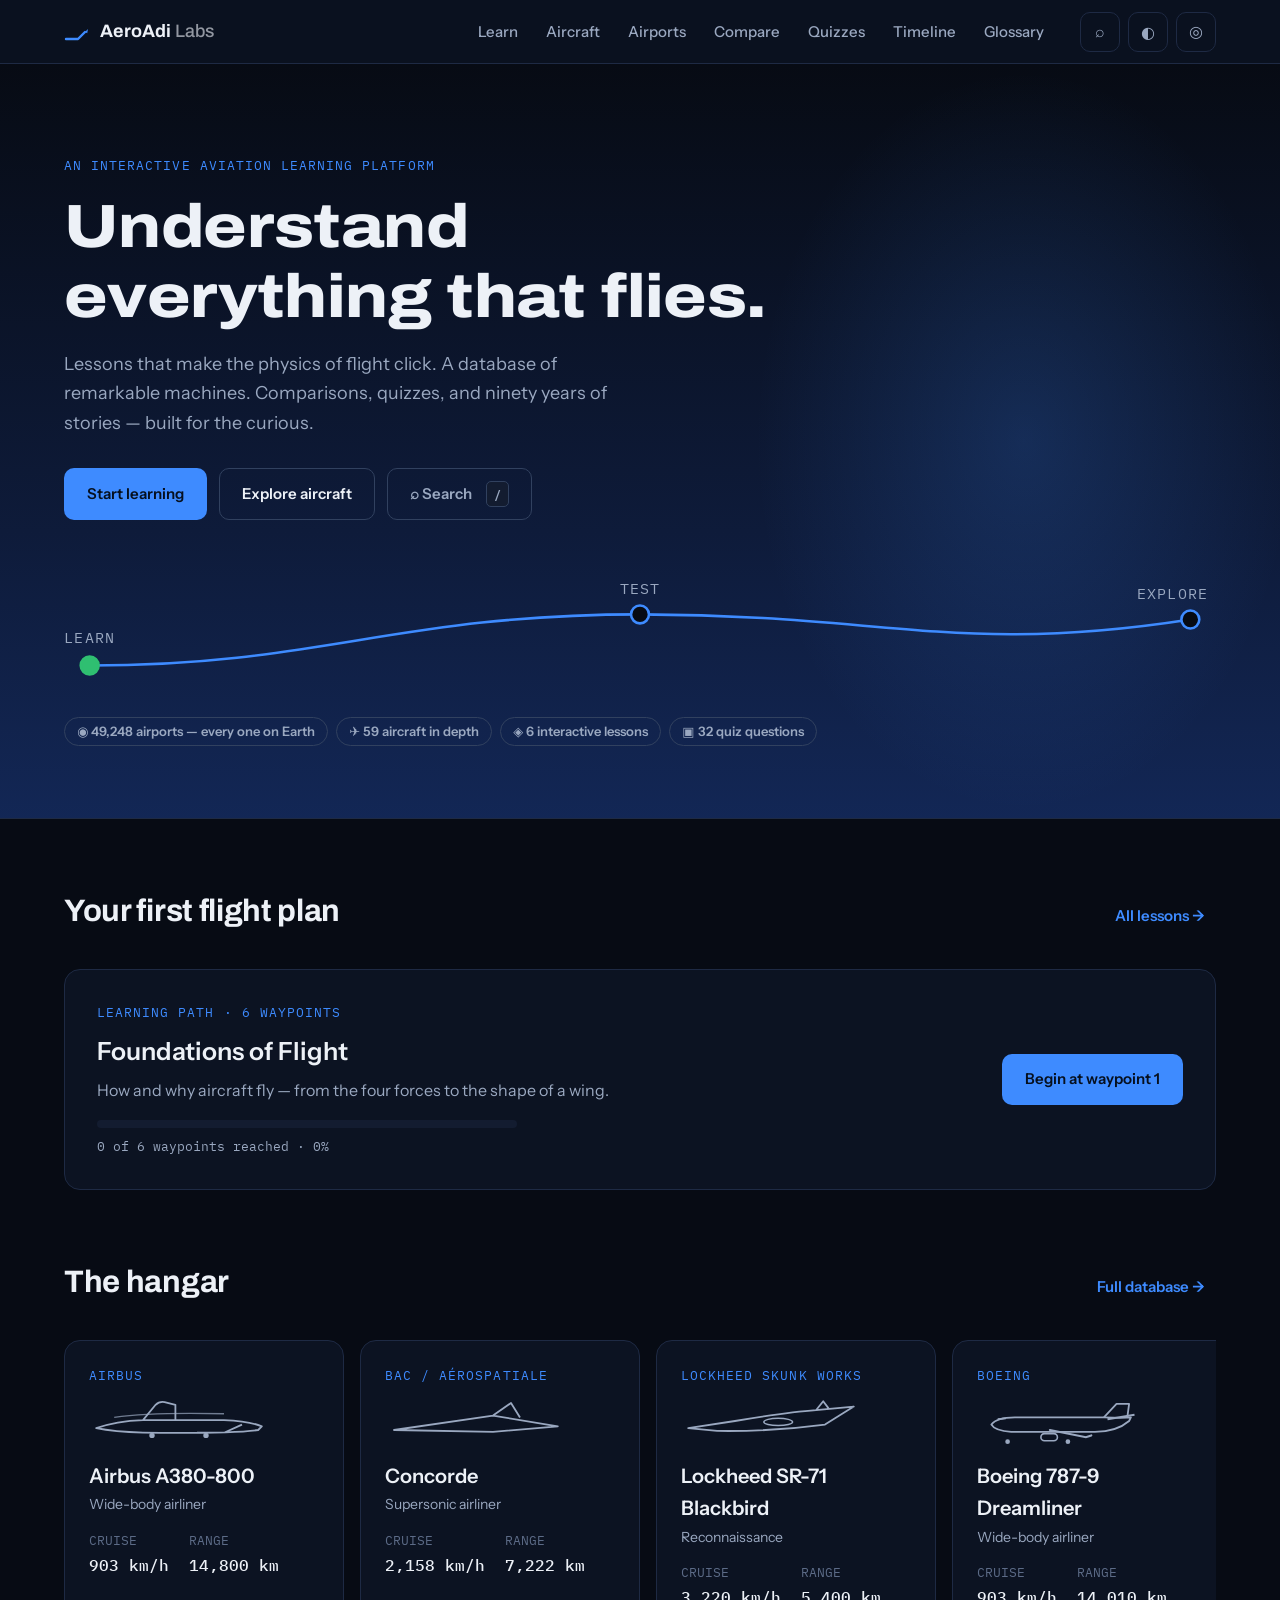
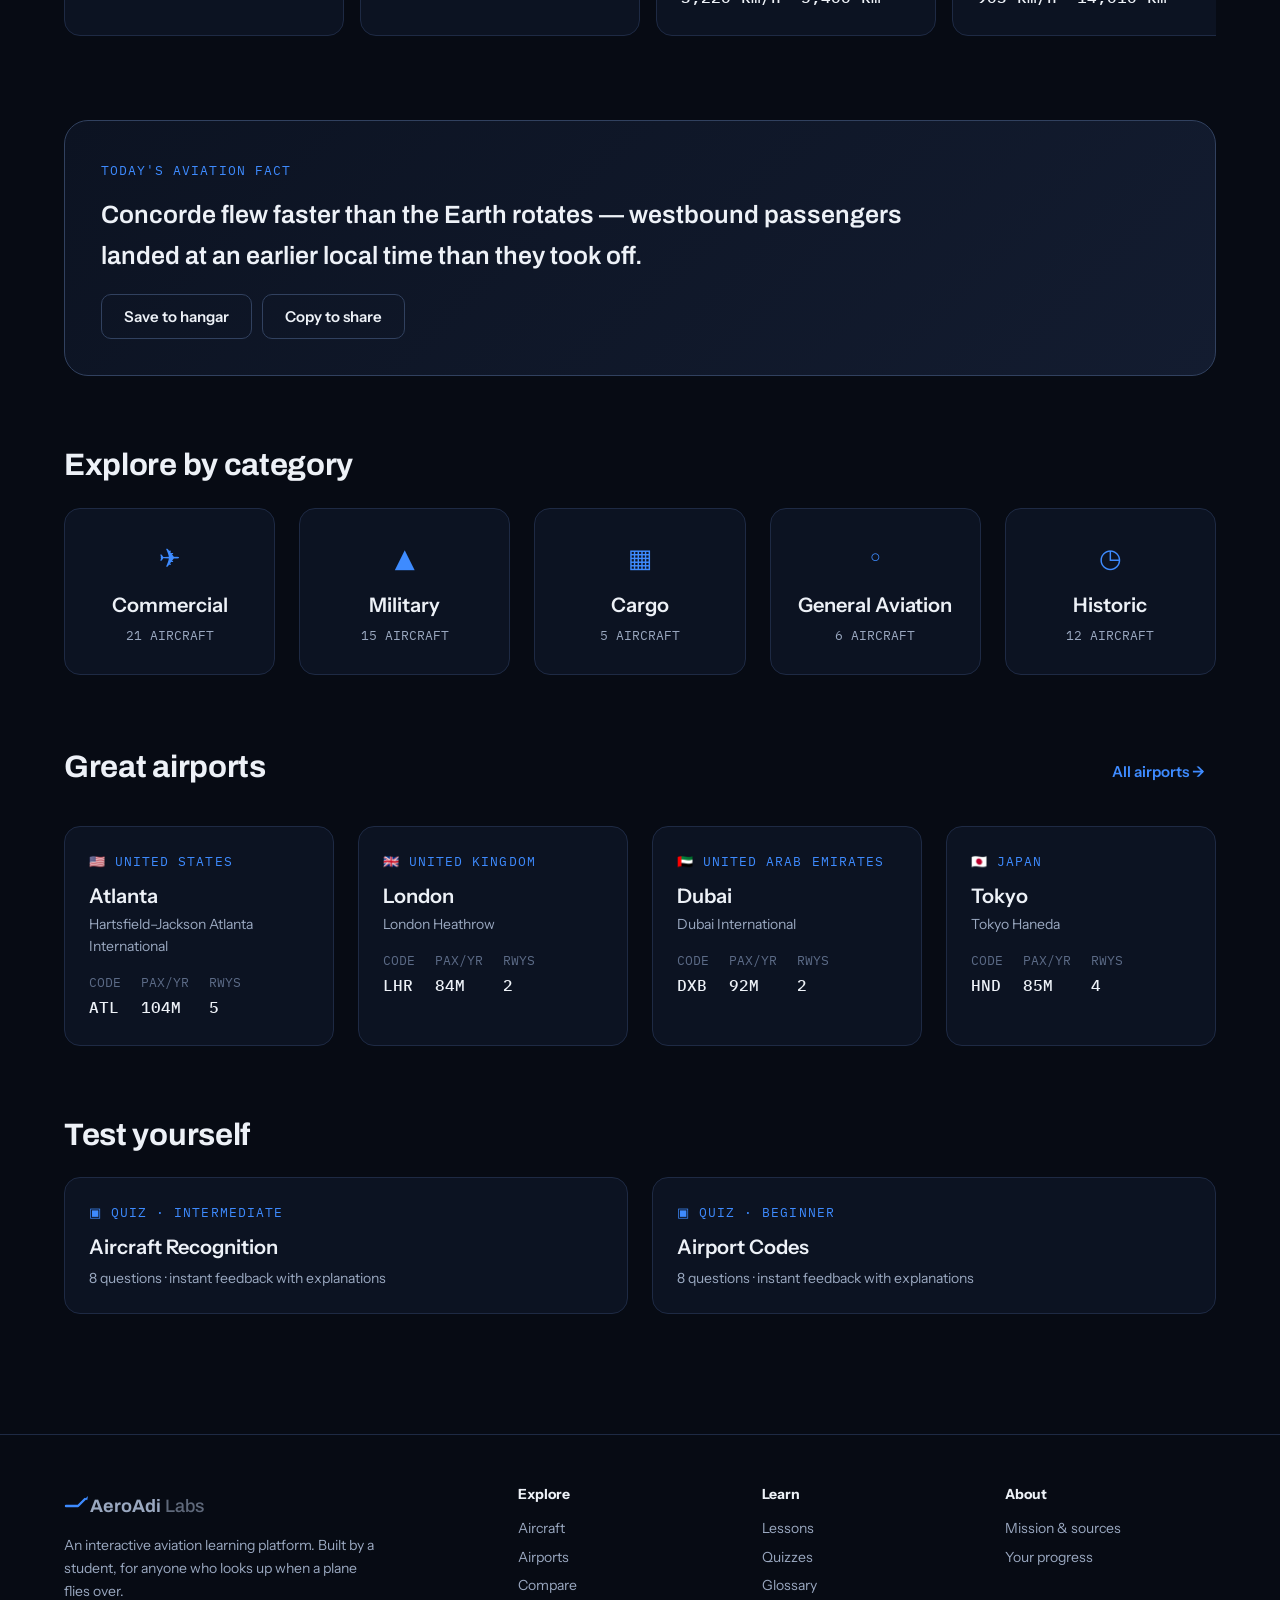
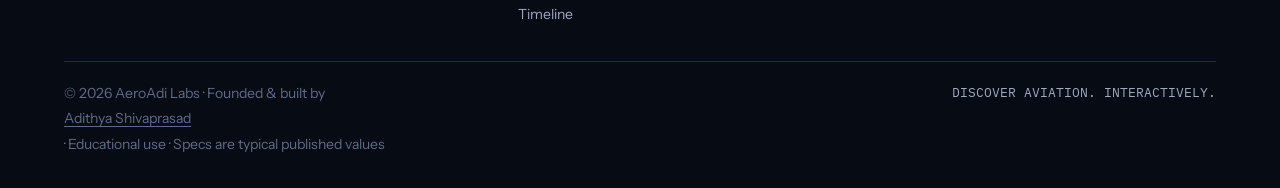
<file: index.html>
<!DOCTYPE html>
<html lang="en">
<head>
<meta charset="UTF-8"><meta name="viewport" content="width=device-width, initial-scale=1">
<title>AeroAdi Labs — Discover Aviation. Interactively.</title>
<meta name="description" content="An interactive aviation learning platform: lessons on the physics of flight, a beautiful aircraft database, comparisons, quizzes, and the story of aviation.">
<link rel="preconnect" href="https://fonts.googleapis.com"><link rel="preconnect" href="https://fonts.gstatic.com" crossorigin>
<link href="https://fonts.googleapis.com/css2?family=Archivo:wdth,wght@75..125,400..800&family=Instrument+Sans:wght@400;500;600;700&family=IBM+Plex+Mono:wght@400;500;600&display=swap" rel="stylesheet">
<link rel="stylesheet" href="assets/styles.css">
<link rel="icon" href="data:image/svg+xml,<svg xmlns='http://www.w3.org/2000/svg' viewBox='0 0 26 26'><path d='M2 20 L14 20 L21 13' fill='none' stroke='%233E8BFF' stroke-width='2.4' stroke-linecap='round'/><path d='M21 13 L24 10 L23.2 14.2 Z' fill='%233E8BFF'/></svg>">
</head>
<body>
<div id="shell-nav"></div>

<main id="main">
<!-- HERO -->
<section class="hero">
  <div class="hero-glow"></div>
  <div class="hero-inner">
    <span class="eyebrow">An interactive aviation learning platform</span>
    <h1 class="display-xl" style="margin-top:14px;max-width:720px">Understand everything that flies.</h1>
    <p class="hero-sub">Lessons that make the physics of flight click. A database of remarkable machines. Comparisons, quizzes, and ninety years of stories — built for the curious.</p>
    <div class="hero-actions">
      <a class="btn btn-primary" href="learn.html">Start learning</a>
      <a class="btn btn-secondary" href="aircraft.html" style="border-color:#31415F;color:#EDF1F7">Explore aircraft</a>
      <button class="btn btn-secondary" onclick="openSearch()" style="border-color:#31415F;color:#9AA8C0">⌕ Search <kbd style="margin-left:6px">/</kbd></button>
    </div>
    <!-- signature route line -->
    <div class="route" aria-hidden="true">
      <svg viewBox="0 0 900 90">
        <path class="route-line" d="M20 70 C 200 70, 260 30, 450 30 S 700 62, 880 34"/>
        <circle class="wp done" cx="20" cy="70" r="7"/><text class="wp-label" x="20" y="52" text-anchor="middle">LEARN</text>
        <circle class="wp" cx="450" cy="30" r="7"/><text class="wp-label" x="450" y="14" text-anchor="middle">TEST</text>
        <circle class="wp" cx="880" cy="34" r="7"/><text class="wp-label" x="866" y="18" text-anchor="middle">EXPLORE</text>
      </svg>
    </div>
    <div class="chip-row" style="margin-top:26px" id="heroStats"></div>
  </div>
</section>

<!-- FEATURED JOURNEY -->
<section class="section"><div class="wrap">
  <div class="section-head"><h2 class="title-l">Your first flight plan</h2><a class="btn-ghost btn" href="learn.html">All lessons →</a></div>
  <div class="card" id="journeyCard" style="padding:32px"></div>
</div></section>

<!-- AIRCRAFT EXPLORER -->
<section class="section" style="padding-top:0"><div class="wrap">
  <div class="section-head"><h2 class="title-l">The hangar</h2><a class="btn-ghost btn" href="aircraft.html">Full database →</a></div>
  <div class="scroll-rail" id="explorerRail" aria-label="Featured aircraft"></div>
</div></section>

<!-- TODAY'S FACT -->
<section class="section" style="padding-top:0"><div class="wrap">
  <div class="fact-card">
    <span class="eyebrow">Today's aviation fact</span>
    <p class="title-m" id="factText" style="margin-top:12px;font-family:var(--f-display);max-width:820px"></p>
    <div style="margin-top:18px;display:flex;gap:10px">
      <button class="btn btn-secondary" onclick="saveFact()">Save to hangar</button>
      <button class="btn btn-secondary" onclick="shareFact()">Copy to share</button>
    </div>
  </div>
</div></section>

<!-- CATEGORIES -->
<section class="section" style="padding-top:0"><div class="wrap">
  <h2 class="title-l" style="margin-bottom:24px">Explore by category</h2>
  <div class="grid g-4" id="catGrid" style="grid-template-columns:repeat(5,1fr)"></div>
</div></section>

<!-- AIRPORTS -->
<section class="section" style="padding-top:0"><div class="wrap">
  <div class="section-head"><h2 class="title-l">Great airports</h2><a class="btn-ghost btn" href="airports.html">All airports →</a></div>
  <div class="grid g-4" id="airportGrid"></div>
</div></section>

<!-- DASHBOARD / TEST YOURSELF -->
<section class="section" style="padding-top:0"><div class="wrap" id="dashSection"></div></section>
</main>

<div id="shell-footer"></div>
<script src="assets/data.js"></script>
<script src="assets/apt-stats.js"></script>
<script src="assets/app.js"></script>
<script>
renderShell("index.html");

/* hero stats */
document.getElementById("heroStats").innerHTML =
  `<span class="tag">◉ ${typeof APT_STATS!=="undefined"? APT_STATS.counts.total.toLocaleString():"49,000+"} airports — every one on Earth</span>
   <span class="tag">✈ ${AIRCRAFT.length} aircraft in depth</span>
   <span class="tag">◈ ${LESSONS.length} interactive lessons</span>
   <span class="tag">▣ ${QUIZZES.reduce((s,q)=>s+q.qs.length,0)} quiz questions</span>`;

/* featured journey with live progress */
(function(){
  const p = PATHS[0];
  const done = store.get("lessonsDone",[]);
  const doneCount = p.lessons.filter(l=>done.includes(l)).length;
  const next = p.lessons.find(l=>!done.includes(l)) || p.lessons[0];
  const nextL = byslug(LESSONS,next);
  const pct = Math.round(100*doneCount/p.lessons.length);
  document.getElementById("journeyCard").innerHTML = `
    <div style="display:flex;justify-content:space-between;gap:24px;flex-wrap:wrap;align-items:center">
      <div style="flex:1;min-width:260px">
        <span class="eyebrow">Learning path · ${p.lessons.length} waypoints</span>
        <div class="title-m" style="margin:8px 0 6px">${p.title}</div>
        <p class="muted" style="max-width:520px">${p.blurb}</p>
        <div class="progress-bar" style="margin-top:16px;max-width:420px"><div class="pf" style="width:${pct}%"></div></div>
        <div class="data-s" style="margin-top:8px">${doneCount} of ${p.lessons.length} waypoints reached · ${pct}%</div>
      </div>
      <a class="btn btn-primary" href="lesson.html?id=${next}">${doneCount? "Resume at "+nextL.wp : "Begin at waypoint 1"}</a>
    </div>`;
})();

/* explorer rail */
document.getElementById("explorerRail").innerHTML =
  ["airbus-a380","concorde","lockheed-sr-71","boeing-787-9","antonov-an-225","supermarine-spitfire","cessna-172"]
  .map(s=>aircraftCard(byslug(AIRCRAFT,s))).join("");

/* daily fact */
const dayIdx = Math.floor(Date.now()/86400000) % FACTS.length;
document.getElementById("factText").textContent = FACTS[dayIdx];
function saveFact(){ const f=store.get("savedFacts",[]); if(!f.includes(dayIdx)){f.push(dayIdx);store.set("savedFacts",f);} toast("Saved to your hangar"); }
function shareFact(){ navigator.clipboard && navigator.clipboard.writeText(FACTS[dayIdx]+" — via AeroAdi Labs"); toast("Copied to clipboard"); }

/* categories */
document.getElementById("catGrid").innerHTML = CATEGORIES.map(c=>{
  const n = AIRCRAFT.filter(a=>a.cat===c.id).length;
  return `<a class="card hoverable" href="aircraft.html?cat=${c.id}" style="text-align:center;padding:28px 16px">
    <div style="font-size:26px;color:var(--accent)">${c.icon}</div>
    <div class="title-s" style="margin:10px 0 4px">${c.name}</div>
    <div class="data-s">${n} AIRCRAFT</div></a>`;
}).join("");

/* airports */
document.getElementById("airportGrid").innerHTML = AIRPORTS.slice(0,4).map(p=>`
  <a class="card hoverable" href="airport-detail.html?id=${p.icao}">
    <span class="eyebrow">${p.flag} ${esc(p.country)}</span>
    <div class="title-s" style="margin:8px 0 2px">${esc(p.city)}</div>
    <div class="body-s">${esc(p.name)}</div>
    <div class="stat-row">
      <span class="st"><span class="data-s">CODE</span><span class="data-m">${p.iata}</span></span>
      <span class="st"><span class="data-s">PAX/YR</span><span class="data-m">${p.pax}</span></span>
      <span class="st"><span class="data-s">RWYS</span><span class="data-m">${p.rwys}</span></span>
    </div></a>`).join("");

/* dashboard preview or test-yourself */
(function(){
  const r = rank(); const st = store.get("streak",{count:0});
  const done = store.get("lessonsDone",[]).length;
  const el = document.getElementById("dashSection");
  if(r.xp>0 || done>0){
    el.innerHTML = `<h2 class="title-l" style="margin-bottom:24px">Your flight log</h2>
    <div class="grid g-4">
      <div class="card"><span class="data-s">RANK</span><div class="data-l" style="margin-top:6px">${r.name}</div></div>
      <div class="card"><span class="data-s">TOTAL XP</span><div class="data-l" style="margin-top:6px">${r.xp}</div></div>
      <div class="card"><span class="data-s">LESSONS DONE</span><div class="data-l" style="margin-top:6px">${done}</div></div>
      <div class="card"><span class="data-s">STREAK</span><div class="data-l" style="margin-top:6px">${st.count} day${st.count===1?"":"s"}</div></div>
    </div>
    <div style="margin-top:16px"><a class="btn btn-ghost" href="profile.html">Open full profile →</a></div>`;
  } else {
    el.innerHTML = `<h2 class="title-l" style="margin-bottom:24px">Test yourself</h2>
    <div class="grid g-2">${QUIZZES.slice(0,2).map(q=>`
      <a class="card hoverable" href="quiz.html?id=${q.slug}">
        <span class="eyebrow">▣ Quiz · ${DIFF_NAMES[q.diff]}</span>
        <div class="title-s" style="margin:8px 0 4px">${q.title}</div>
        <div class="body-s">${q.qs.length} questions · instant feedback with explanations</div>
      </a>`).join("")}</div>`;
  }
})();
</script>
</body>
</html>
</file>
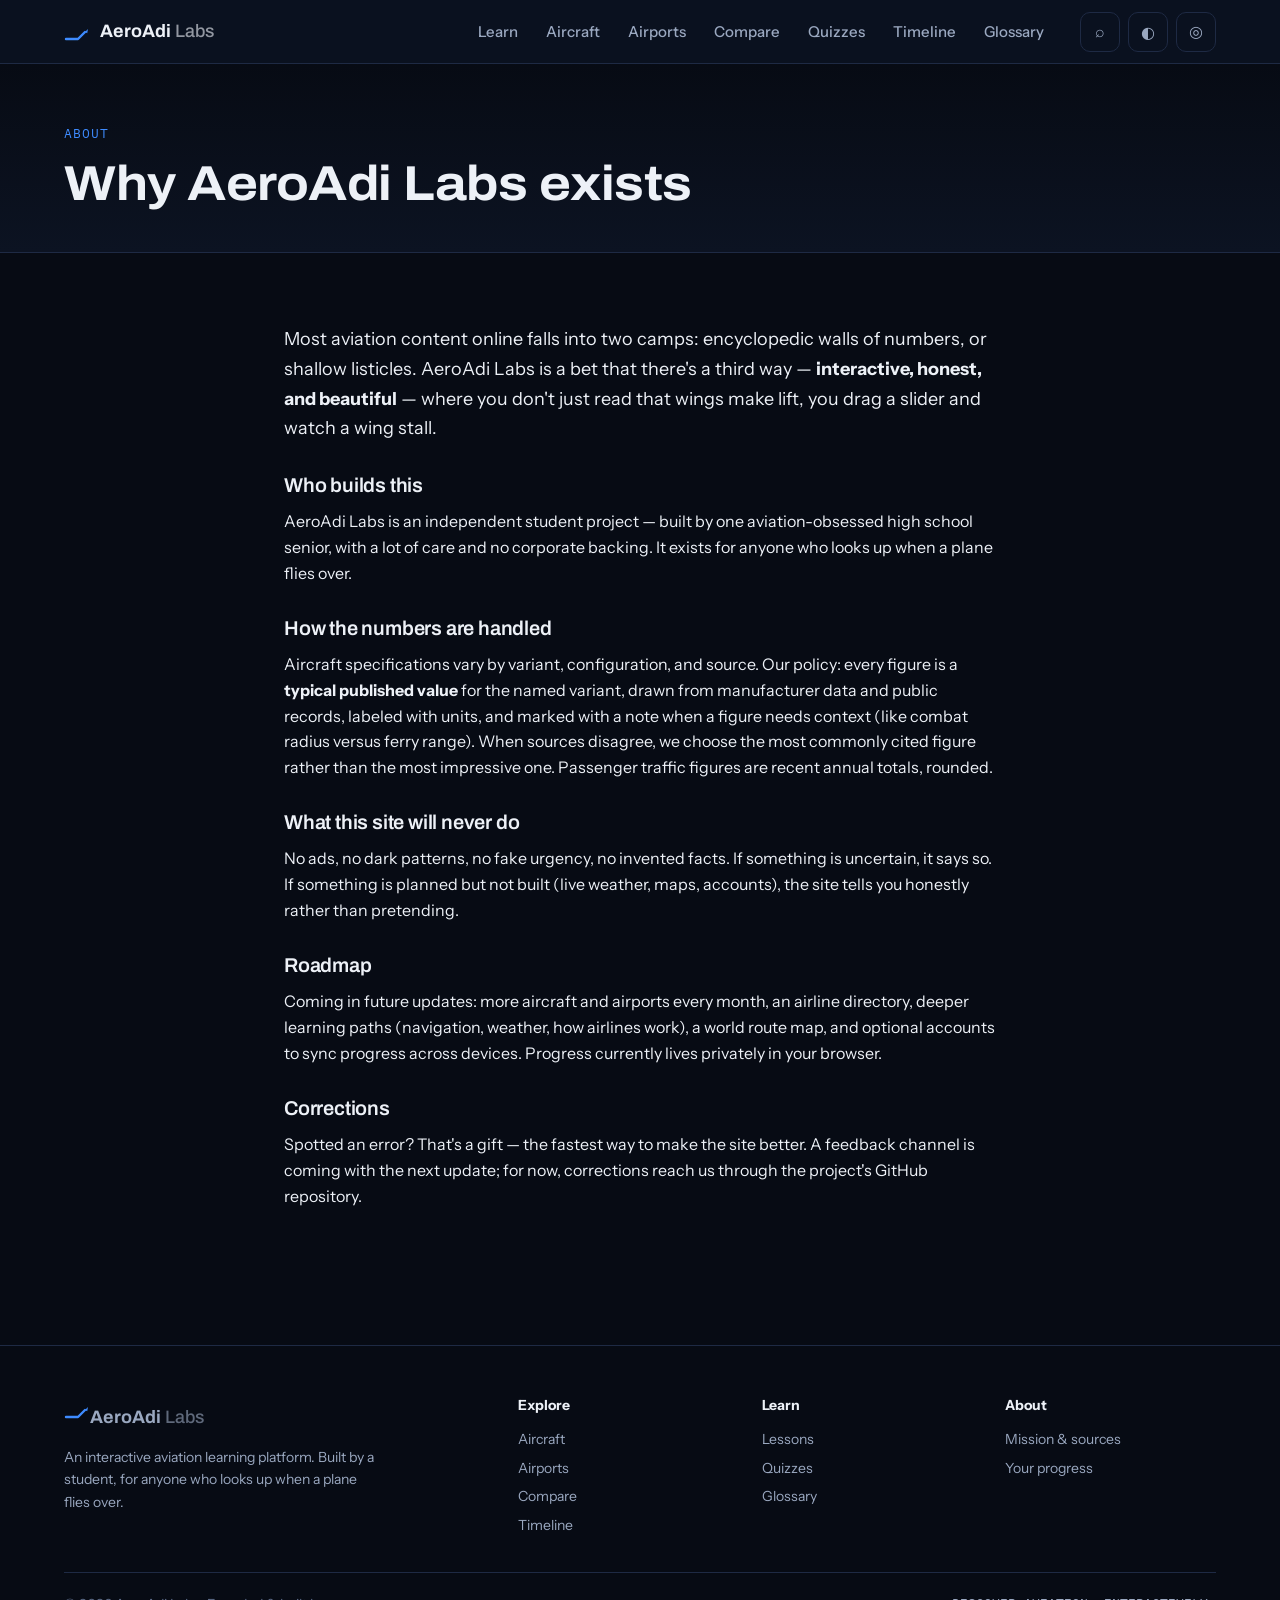
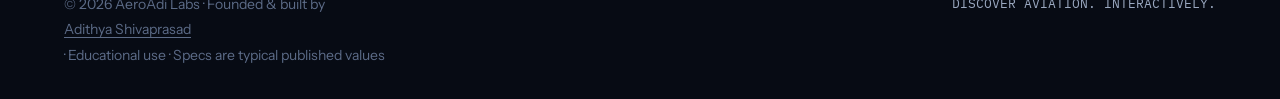
<file: about.html>
<!DOCTYPE html><html lang="en"><head>
<title>About — AeroAdi Labs</title>
<meta name="description" content="The mission, methodology, and sources behind AeroAdi Labs.">
<meta charset="UTF-8"><meta name="viewport" content="width=device-width, initial-scale=1">
<link rel="preconnect" href="https://fonts.googleapis.com"><link rel="preconnect" href="https://fonts.gstatic.com" crossorigin>
<link href="https://fonts.googleapis.com/css2?family=Archivo:wdth,wght@75..125,400..800&family=Instrument+Sans:wght@400;500;600;700&family=IBM+Plex+Mono:wght@400;500;600&display=swap" rel="stylesheet">
<link rel="stylesheet" href="assets/styles.css">
<link rel="icon" href="data:image/svg+xml,<svg xmlns='http://www.w3.org/2000/svg' viewBox='0 0 26 26'><path d='M2 20 L14 20 L21 13' fill='none' stroke='%233E8BFF' stroke-width='2.4' stroke-linecap='round'/><path d='M21 13 L24 10 L23.2 14.2 Z' fill='%233E8BFF'/></svg>">
</head><body>
<div id="shell-nav"></div>
<main id="main">
<section class="page-hero"><div class="wrap">
  <span class="eyebrow">About</span>
  <h1 class="display-l" style="margin-top:10px">Why AeroAdi Labs exists</h1>
</div></section>
<section class="section"><div class="wrap" style="max-width:760px">
  <div class="lesson-body">
    <p class="body-l">Most aviation content online falls into two camps: encyclopedic walls of numbers, or shallow listicles. AeroAdi Labs is a bet that there's a third way — <b>interactive, honest, and beautiful</b> — where you don't just read that wings make lift, you drag a slider and watch a wing stall.</p>
    <h3 class="title-s">Who builds this</h3>
    <p>AeroAdi Labs is an independent student project — built by one aviation-obsessed high school senior, with a lot of care and no corporate backing. It exists for anyone who looks up when a plane flies over.</p>
    <h3 class="title-s">How the numbers are handled</h3>
    <p>Aircraft specifications vary by variant, configuration, and source. Our policy: every figure is a <b>typical published value</b> for the named variant, drawn from manufacturer data and public records, labeled with units, and marked with a note when a figure needs context (like combat radius versus ferry range). When sources disagree, we choose the most commonly cited figure rather than the most impressive one. Passenger traffic figures are recent annual totals, rounded.</p>
    <h3 class="title-s">What this site will never do</h3>
    <p>No ads, no dark patterns, no fake urgency, no invented facts. If something is uncertain, it says so. If something is planned but not built (live weather, maps, accounts), the site tells you honestly rather than pretending.</p>
    <h3 class="title-s">Roadmap</h3>
    <p>Coming in future updates: more aircraft and airports every month, an airline directory, deeper learning paths (navigation, weather, how airlines work), a world route map, and optional accounts to sync progress across devices. Progress currently lives privately in your browser.</p>
    <h3 class="title-s">Corrections</h3>
    <p>Spotted an error? That's a gift — the fastest way to make the site better. A feedback channel is coming with the next update; for now, corrections reach us through the project's GitHub repository.</p>
  </div>
</div></section>
</main>
<div id="shell-footer"></div>
<script src="assets/data.js"></script><script src="assets/app.js"></script>
<script>renderShell("about.html");</script>
</body></html>
</file>
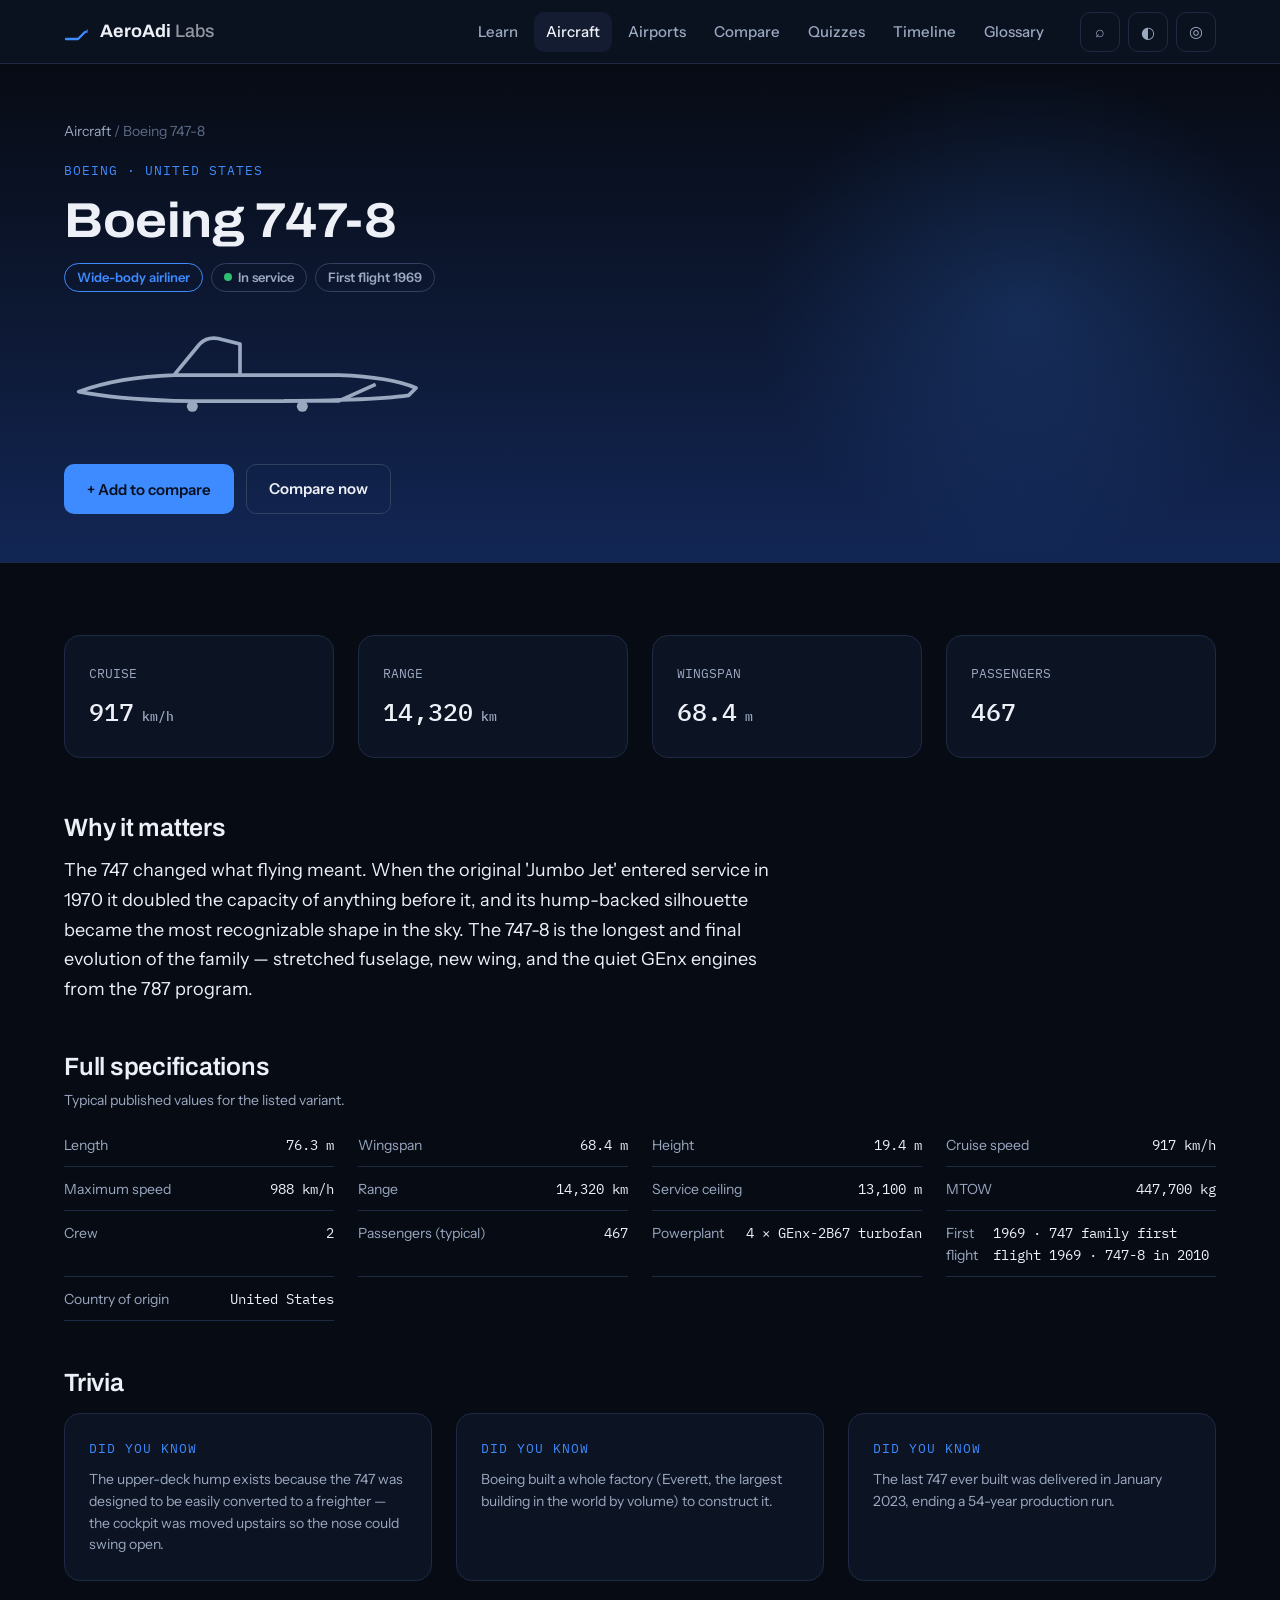
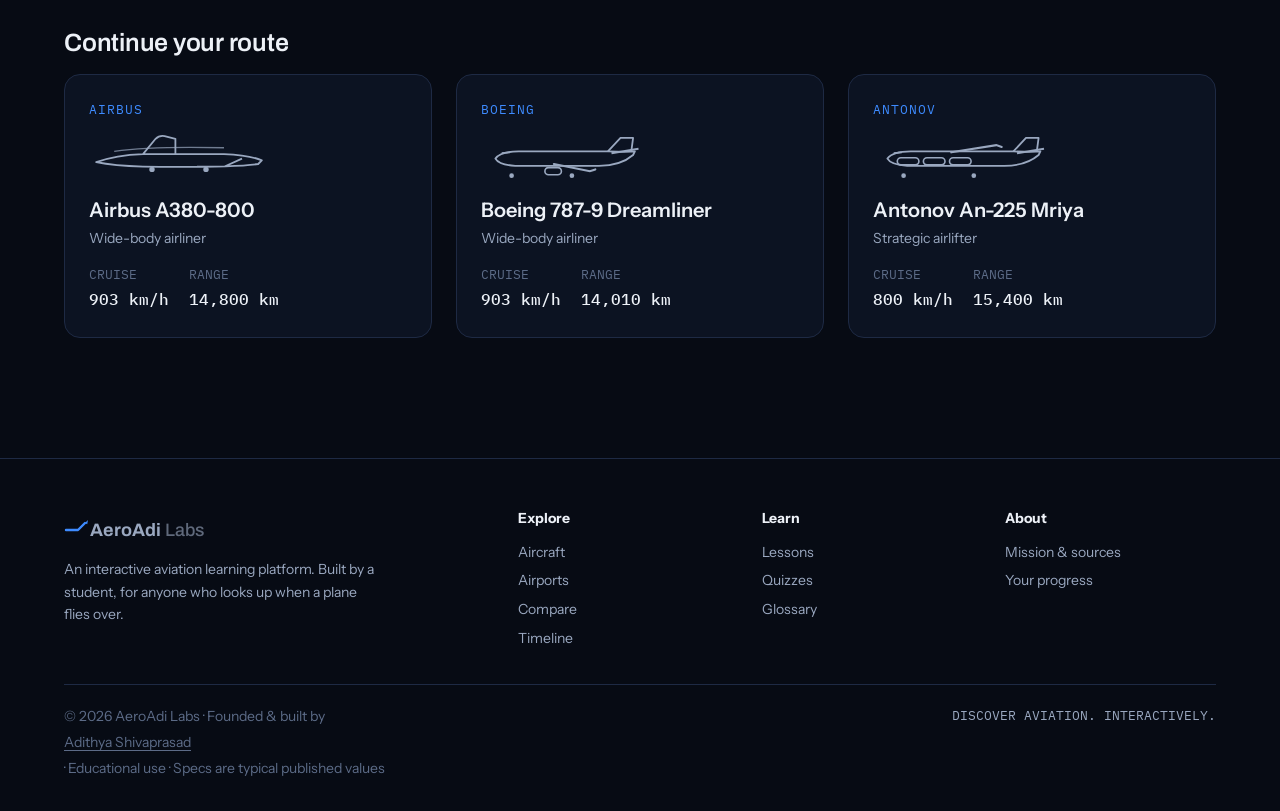
<file: aircraft-detail.html>
<!DOCTYPE html><html lang="en"><head>
<title>Aircraft — AeroAdi Labs</title>
<meta charset="UTF-8"><meta name="viewport" content="width=device-width, initial-scale=1">
<link rel="preconnect" href="https://fonts.googleapis.com"><link rel="preconnect" href="https://fonts.gstatic.com" crossorigin>
<link href="https://fonts.googleapis.com/css2?family=Archivo:wdth,wght@75..125,400..800&family=Instrument+Sans:wght@400;500;600;700&family=IBM+Plex+Mono:wght@400;500;600&display=swap" rel="stylesheet">
<link rel="stylesheet" href="assets/styles.css">
<link rel="icon" href="data:image/svg+xml,<svg xmlns='http://www.w3.org/2000/svg' viewBox='0 0 26 26'><path d='M2 20 L14 20 L21 13' fill='none' stroke='%233E8BFF' stroke-width='2.4' stroke-linecap='round'/><path d='M21 13 L24 10 L23.2 14.2 Z' fill='%233E8BFF'/></svg>">
</head><body>
<div id="shell-nav"></div>
<main id="main"><div id="page"></div></main>
<div id="shell-footer"></div>
<script src="assets/data.js"></script><script src="assets/app.js"></script>
<script>
renderShell("aircraft.html");
const a = byslug(AIRCRAFT, param("id")) || AIRCRAFT[0];
document.title = a.name + " — AeroAdi Labs";
const specs = [
  ["Length", fmt(a.len)+" m"], ["Wingspan", fmt(a.span)+" m"], ["Height", fmt(a.hgt)+" m"],
  ["Cruise speed", fmt(a.cruise)+" km/h"+(a.cruiseNote? " · "+a.cruiseNote:"")],
  ["Maximum speed", fmt(a.vmax)+" km/h"],
  ["Range", fmt(a.range)+" km"+(a.rangeNote? " · "+a.rangeNote:"")],
  ["Service ceiling", fmt(a.ceil)+" m"], ["MTOW", fmt(a.mtow)+" kg"],
  ["Crew", a.crew], ["Passengers (typical)", a.pax||"—"], ["Powerplant", a.engines],
  ["First flight", a.first + (a.firstNote? " · "+a.firstNote : "")],
  ["Country of origin", a.country]
];
document.getElementById("page").innerHTML = `
<section class="hero"><div class="hero-glow"></div><div class="hero-inner" style="padding-top:56px;padding-bottom:48px">
  <div class="crumb"><a href="aircraft.html" style="color:#9AA8C0">Aircraft</a> / ${esc(a.name)}</div>
  <span class="eyebrow">${esc(a.maker)} · ${esc(a.country)}</span>
  <h1 class="display-l" style="margin:10px 0 14px">${esc(a.name)}</h1>
  <div class="chip-row">
    <span class="tag accent">${esc(a.role)}</span>${statusChip(a)}
    <span class="tag">First flight ${a.first}</span>
  </div>
  <div style="margin-top:30px;max-width:560px;color:#5C6B87">${silhouette(a,110)}</div>
  <div style="margin-top:24px;display:flex;gap:12px;flex-wrap:wrap">
    <button class="btn btn-primary" onclick="addToCompare('${a.slug}')">+ Add to compare</button>
    <a class="btn btn-secondary" style="border-color:#31415F;color:#EDF1F7" href="compare.html?a=${a.slug}">Compare now</a>
  </div>
</div></section>

<section class="section"><div class="wrap">
  <div class="grid g-4" style="margin-bottom:56px">
    <div class="card"><span class="data-s">CRUISE</span><div class="data-l" style="margin-top:6px">${fmt(a.cruise)}<span class="data-s"> km/h</span></div></div>
    <div class="card"><span class="data-s">RANGE</span><div class="data-l" style="margin-top:6px">${fmt(a.range)}<span class="data-s"> km</span></div></div>
    <div class="card"><span class="data-s">WINGSPAN</span><div class="data-l" style="margin-top:6px">${fmt(a.span)}<span class="data-s"> m</span></div></div>
    <div class="card"><span class="data-s">${a.pax? "PASSENGERS":"CREW"}</span><div class="data-l" style="margin-top:6px">${a.pax||a.crew}</div></div>
  </div>

  <div class="measure">
    <h2 class="title-m" style="margin-bottom:14px">Why it matters</h2>
    <p class="body-l" style="color:var(--ink-1)">${a.story}</p>
  </div>

  <h2 class="title-m" style="margin:48px 0 8px">Full specifications</h2>
  <p class="body-s" style="margin-bottom:14px">Typical published values for the listed variant.</p>
  <dl class="spec-list">${specs.map(s=>`<div class="sp"><dt>${s[0]}</dt><dd>${s[1]}</dd></div>`).join("")}</dl>

  <h2 class="title-m" style="margin:48px 0 16px">Trivia</h2>
  <div class="grid g-3">${a.trivia.map(t=>`<div class="card"><span class="eyebrow">DID YOU KNOW</span><p style="margin-top:10px" class="body-s">${t}</p></div>`).join("")}</div>

  <h2 class="title-m" style="margin:48px 0 16px">Continue your route</h2>
  <div class="grid g-3">${(a.related||[]).map(s=>{const r=byslug(AIRCRAFT,s); return r? aircraftCard(r):"";}).join("")}</div>
</div></section>`;
</script></body></html>
</file>
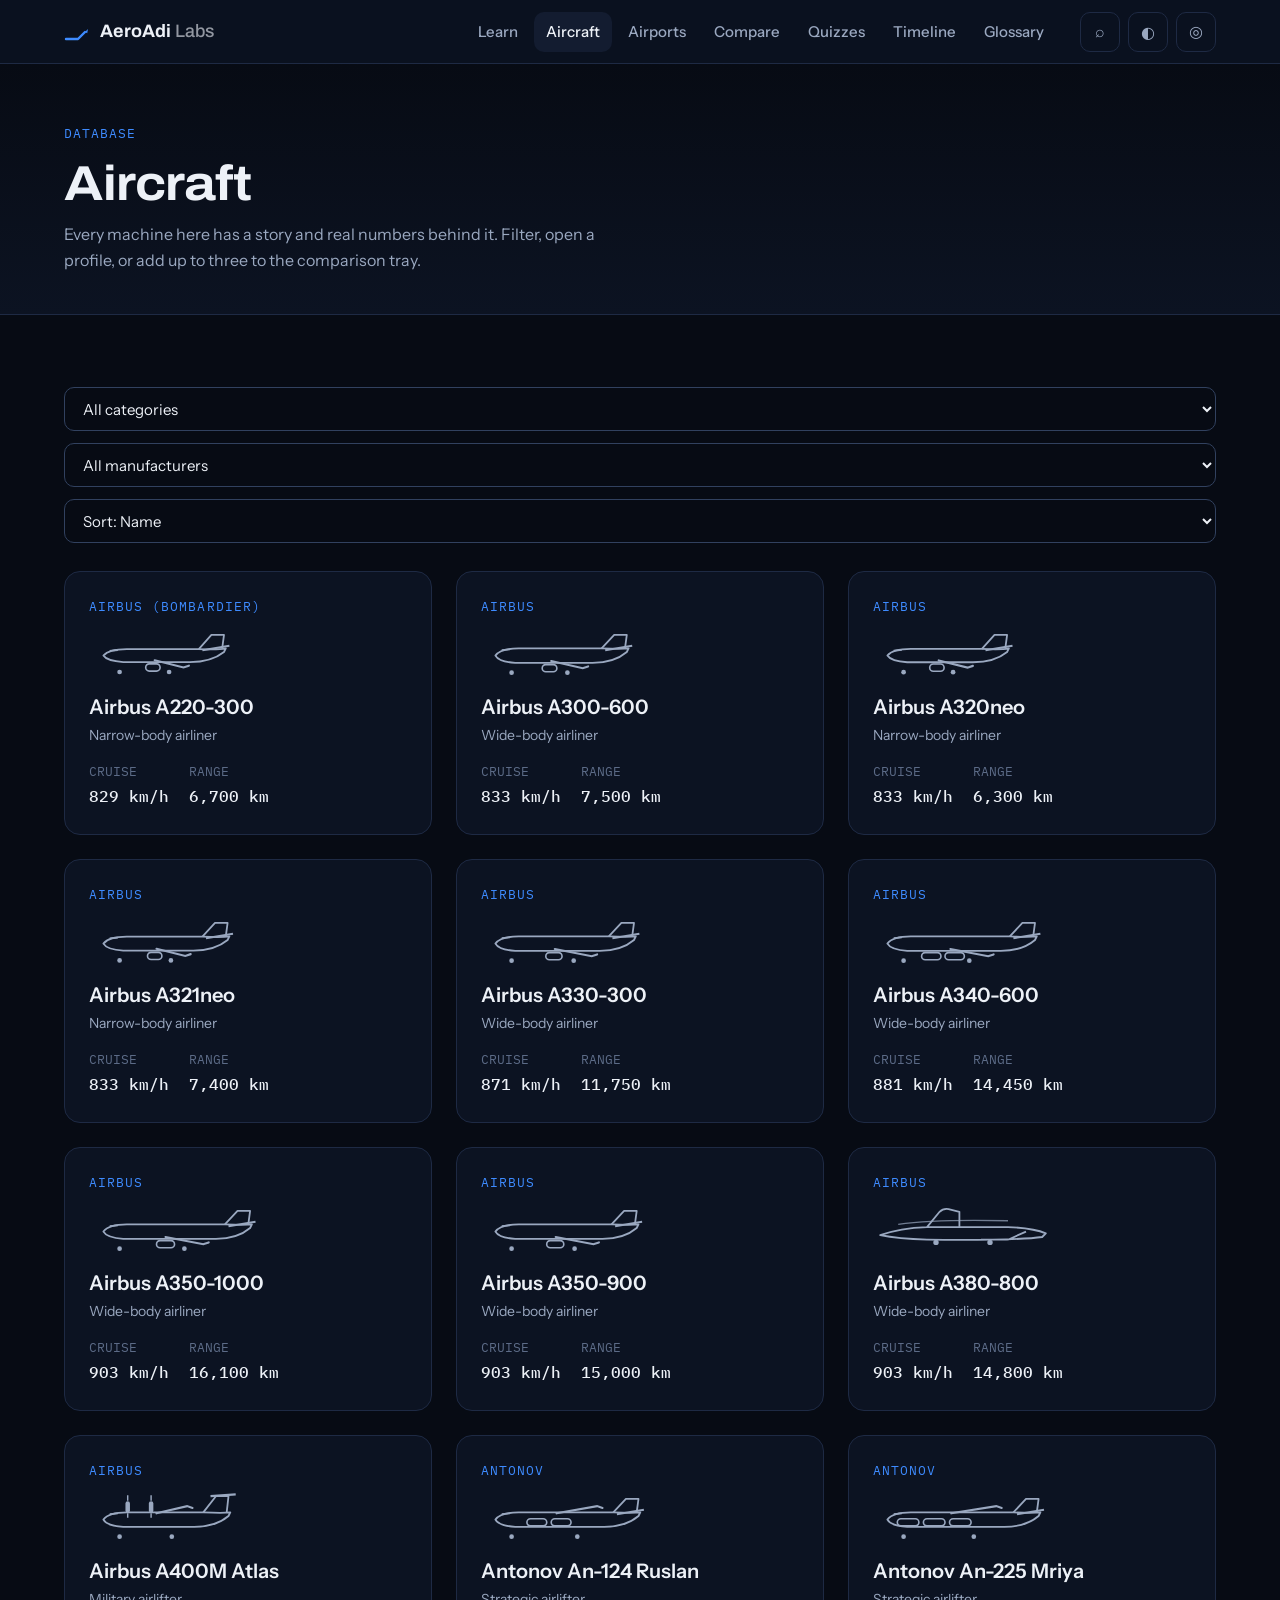
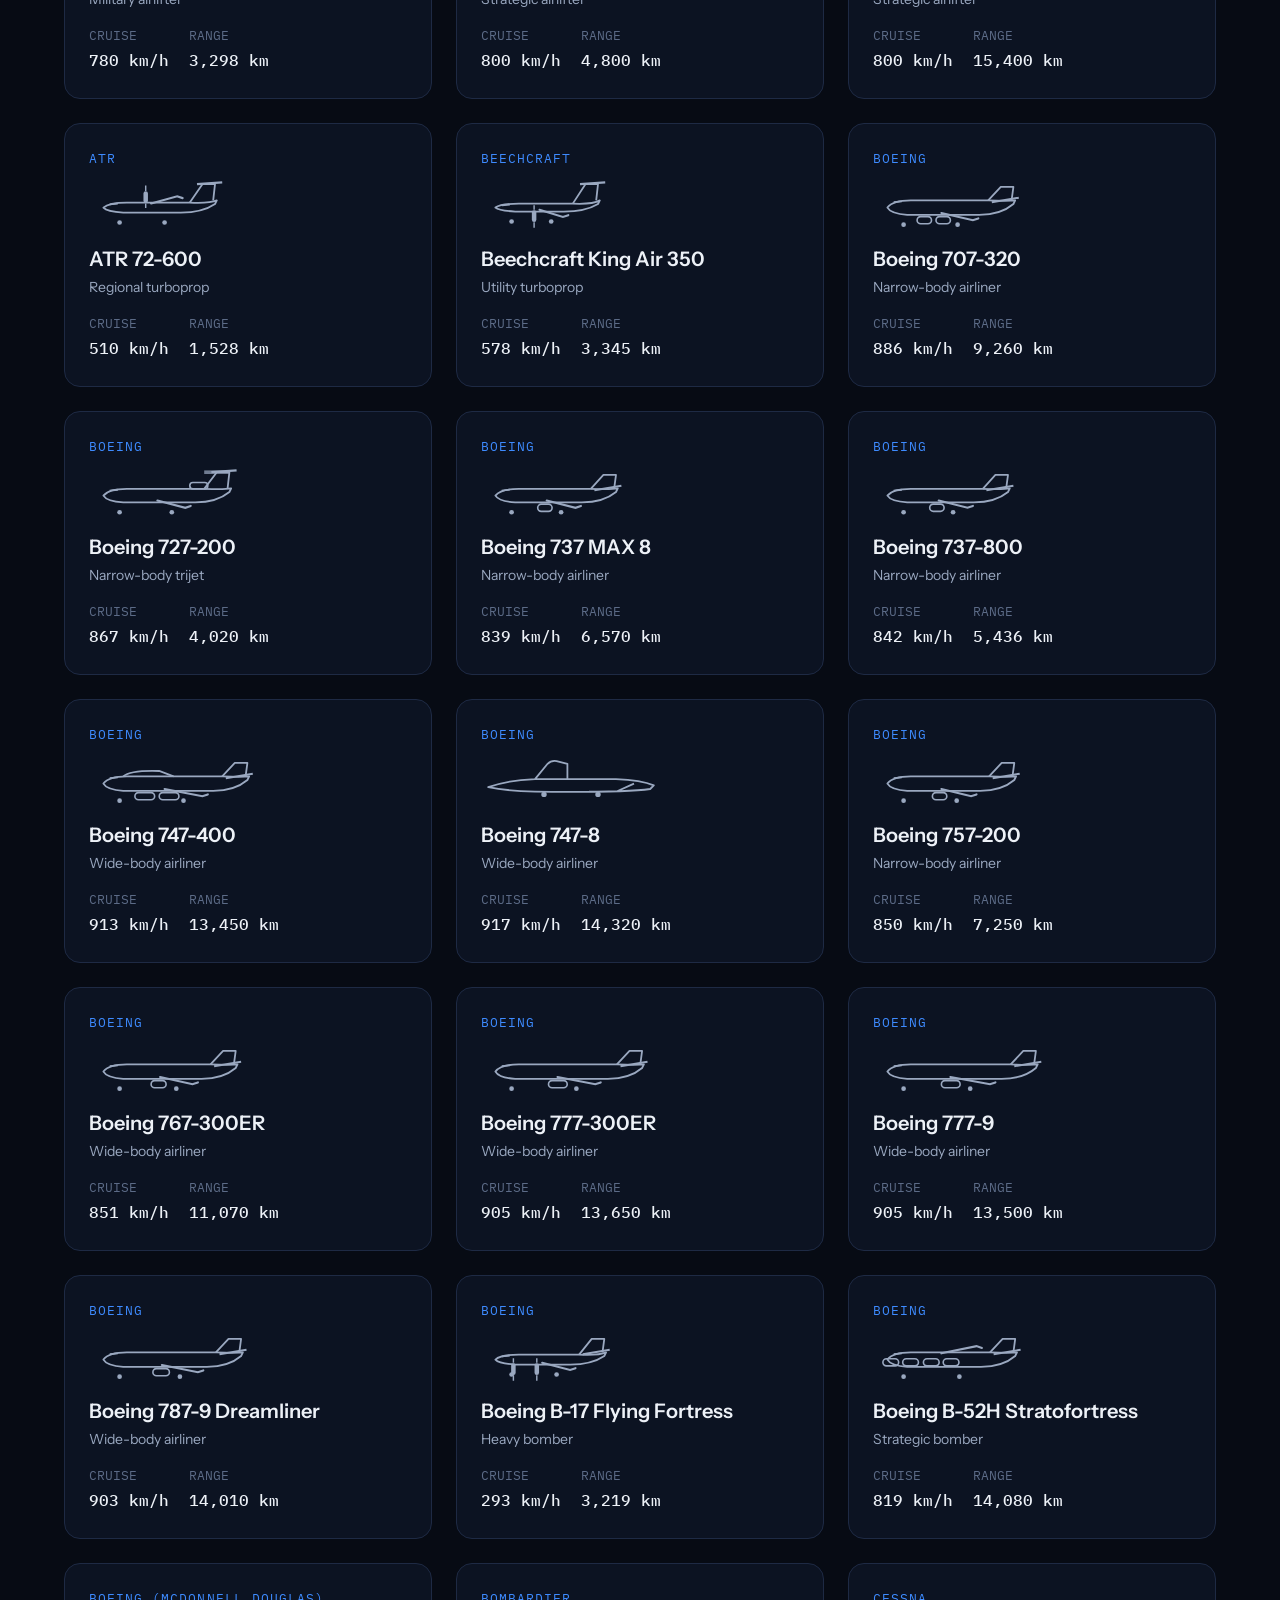
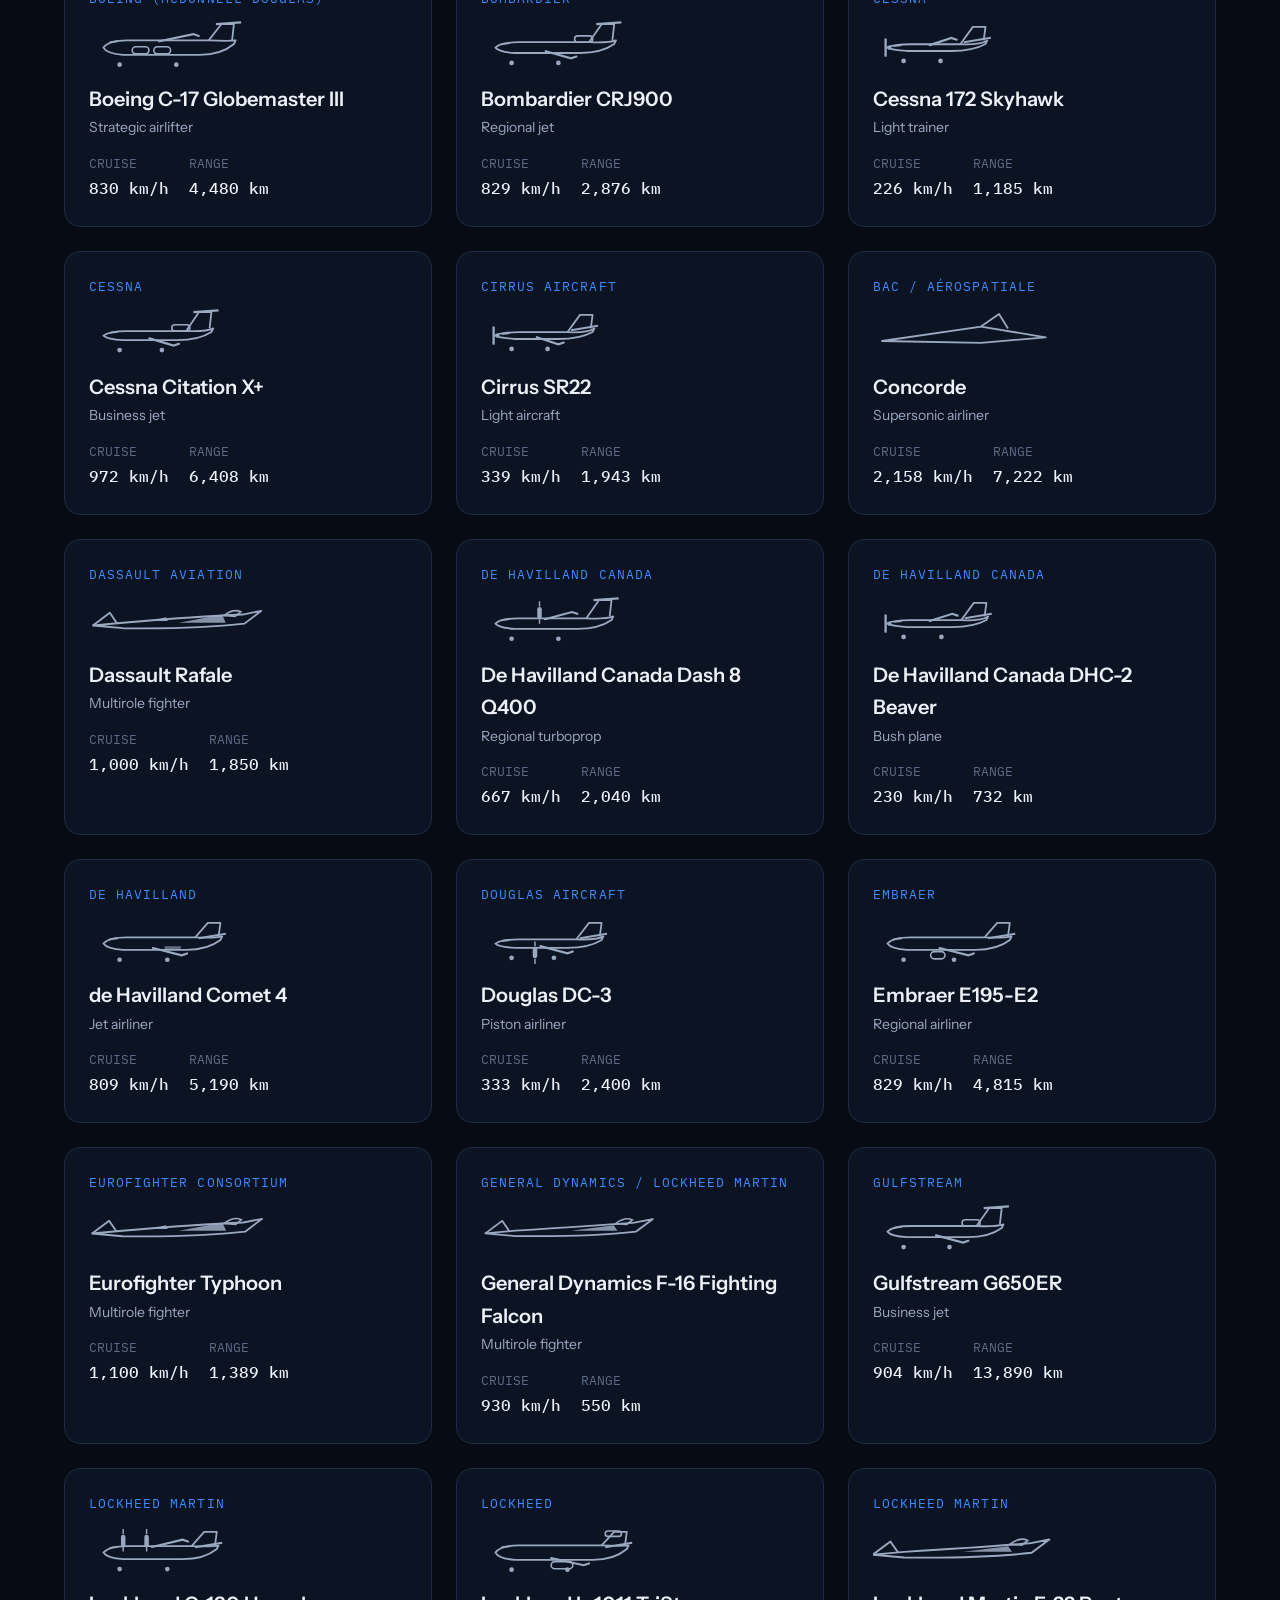
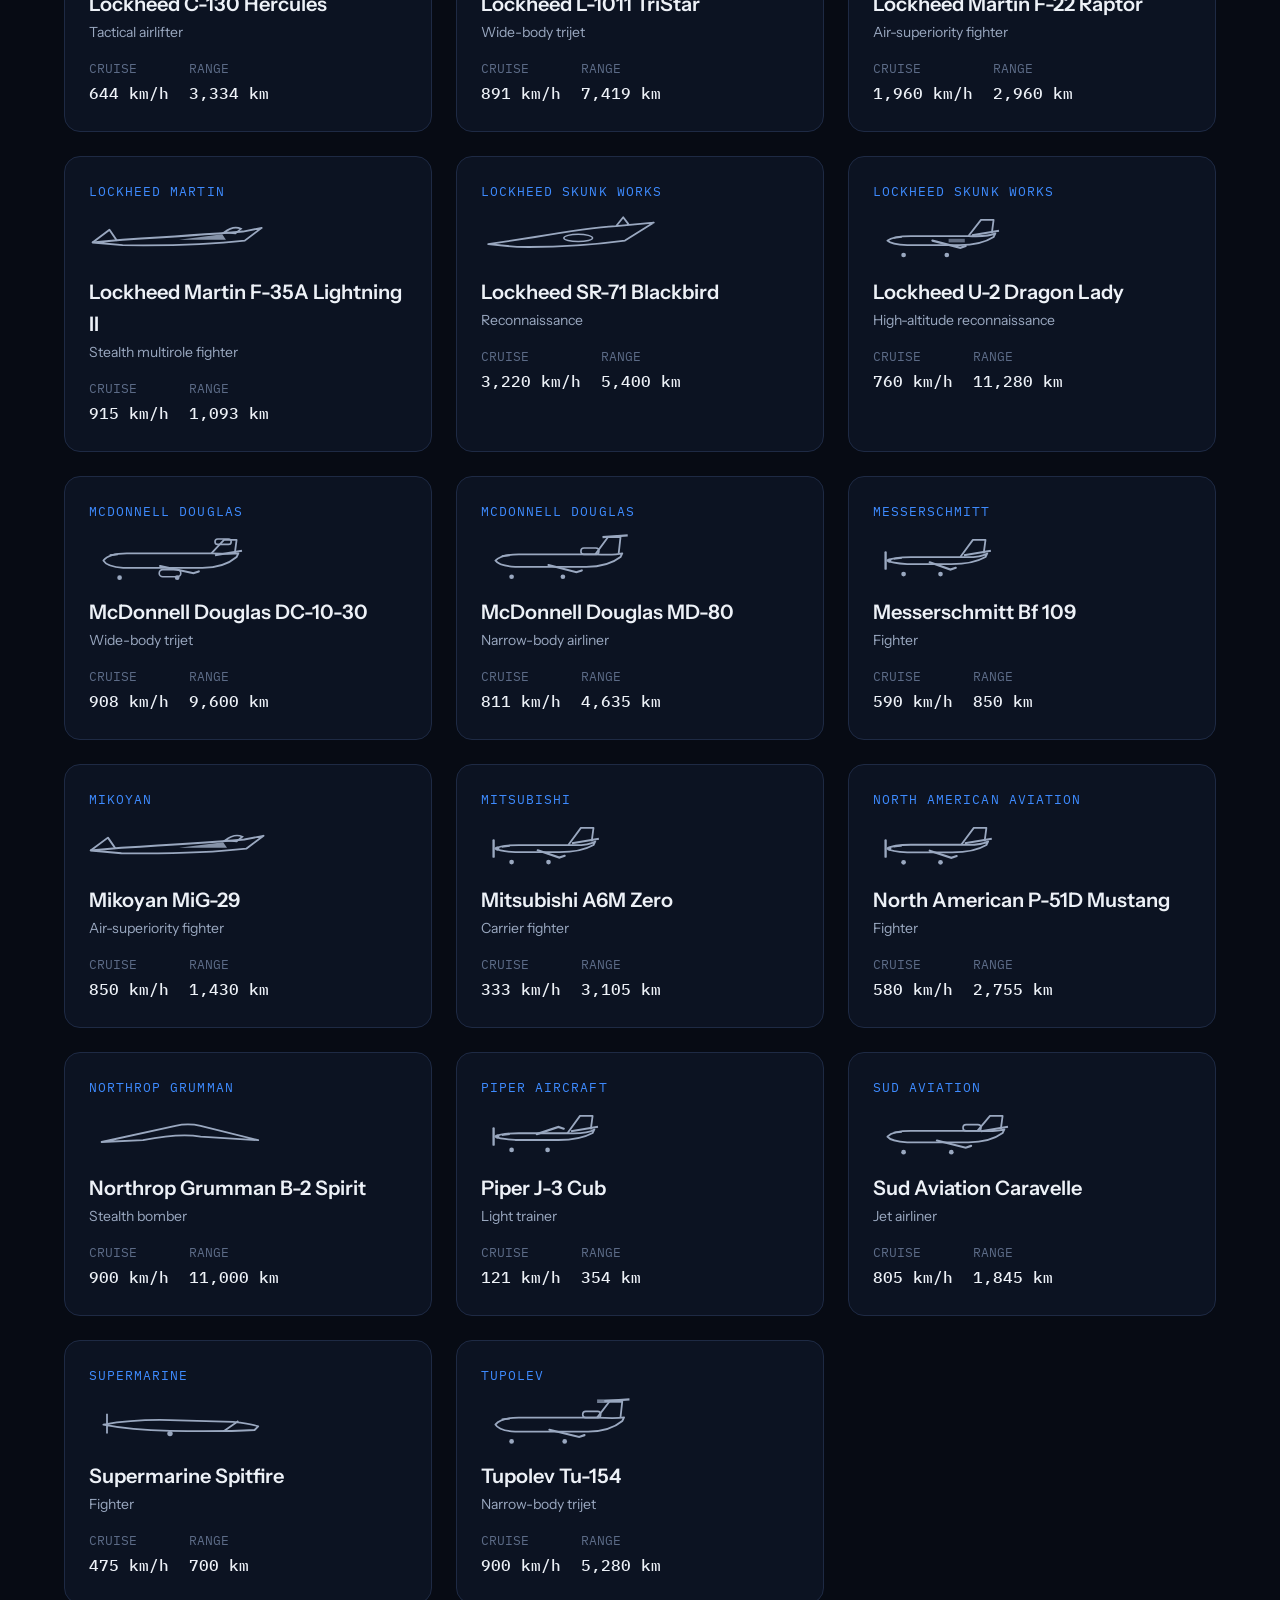
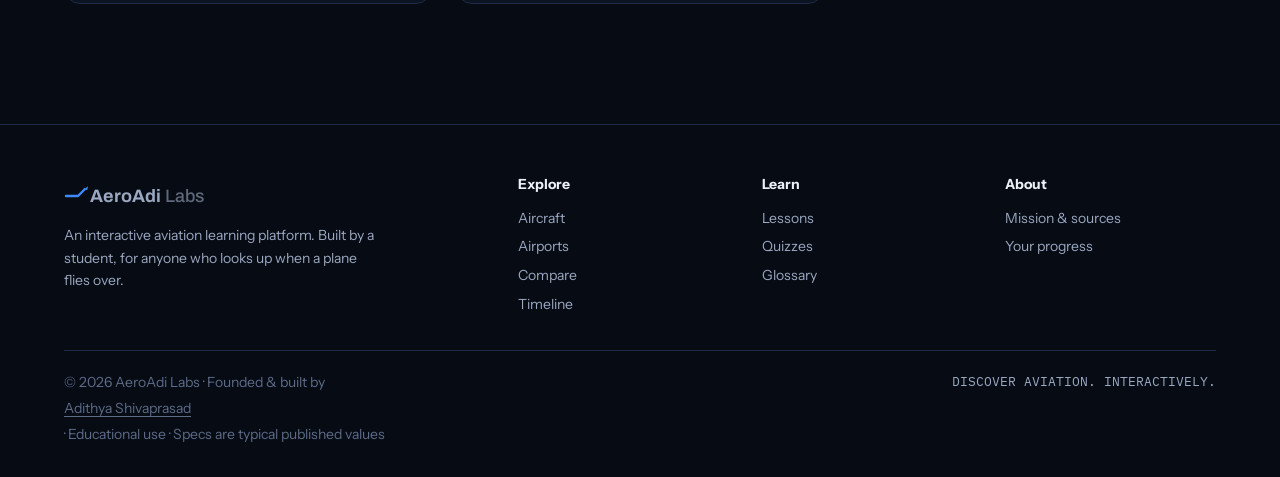
<file: aircraft.html>
<!DOCTYPE html><html lang="en"><head>
<title>Aircraft Database — AeroAdi Labs</title>
<meta name="description" content="Browse remarkable aircraft with real specifications — filter by role, manufacturer, and era.">
<meta charset="UTF-8"><meta name="viewport" content="width=device-width, initial-scale=1">
<link rel="preconnect" href="https://fonts.googleapis.com"><link rel="preconnect" href="https://fonts.gstatic.com" crossorigin>
<link href="https://fonts.googleapis.com/css2?family=Archivo:wdth,wght@75..125,400..800&family=Instrument+Sans:wght@400;500;600;700&family=IBM+Plex+Mono:wght@400;500;600&display=swap" rel="stylesheet">
<link rel="stylesheet" href="assets/styles.css">
<link rel="icon" href="data:image/svg+xml,<svg xmlns='http://www.w3.org/2000/svg' viewBox='0 0 26 26'><path d='M2 20 L14 20 L21 13' fill='none' stroke='%233E8BFF' stroke-width='2.4' stroke-linecap='round'/><path d='M21 13 L24 10 L23.2 14.2 Z' fill='%233E8BFF'/></svg>">
</head><body>
<div id="shell-nav"></div>
<main id="main">
<section class="page-hero"><div class="wrap">
  <span class="eyebrow">Database</span>
  <h1 class="display-l" style="margin-top:10px">Aircraft</h1>
  <p class="muted" style="max-width:560px;margin-top:10px">Every machine here has a story and real numbers behind it. Filter, open a profile, or add up to three to the comparison tray.</p>
</div></section>
<section class="section"><div class="wrap">
  <div class="filter-rail">
    <select class="input" id="fCat" aria-label="Filter by category"><option value="">All categories</option></select>
    <select class="input" id="fMaker" aria-label="Filter by manufacturer"><option value="">All manufacturers</option></select>
    <select class="input" id="fSort" aria-label="Sort">
      <option value="name">Sort: Name</option><option value="first">First flight</option>
      <option value="cruise">Fastest cruise</option><option value="range">Longest range</option>
    </select>
  </div>
  <div class="grid g-3" id="acGrid"></div>
  <div class="empty" id="acEmpty" style="display:none;margin-top:12px">The hangar is empty for this filter.<br><button class="btn btn-ghost" onclick="clearFilters()">Clear filters</button></div>
</div></section>
</main>
<div id="shell-footer"></div>
<script src="assets/data.js"></script><script src="assets/app.js"></script>
<script>
renderShell("aircraft.html");
const cats={}; AIRCRAFT.forEach(a=>cats[a.cat]=1);
CATEGORIES.forEach(c=>{ if(cats[c.id]) document.getElementById("fCat").insertAdjacentHTML("beforeend",`<option value="${c.id}">${c.name}</option>`); });
[...new Set(AIRCRAFT.map(a=>a.maker))].sort().forEach(m=>document.getElementById("fMaker").insertAdjacentHTML("beforeend",`<option>${m}</option>`));
function apply(){
  const c=document.getElementById("fCat").value, m=document.getElementById("fMaker").value, s=document.getElementById("fSort").value;
  let list=AIRCRAFT.filter(a=>(!c||a.cat===c)&&(!m||a.maker===m));
  list.sort((a,b)=> s==="name"? a.name.localeCompare(b.name) : s==="first"? a.first-b.first : (b[s]||0)-(a[s]||0));
  document.getElementById("acGrid").innerHTML=list.map(aircraftCard).join("");
  document.getElementById("acEmpty").style.display=list.length? "none":"block";
  const u=new URL(location); c?u.searchParams.set("cat",c):u.searchParams.delete("cat"); history.replaceState(null,"",u);
}
function clearFilters(){ fCat.value=""; fMaker.value=""; apply(); }
["fCat","fMaker","fSort"].forEach(id=>document.getElementById(id).addEventListener("change",apply));
const pc=param("cat"); if(pc) document.getElementById("fCat").value=pc;
apply();
</script></body></html>
</file>
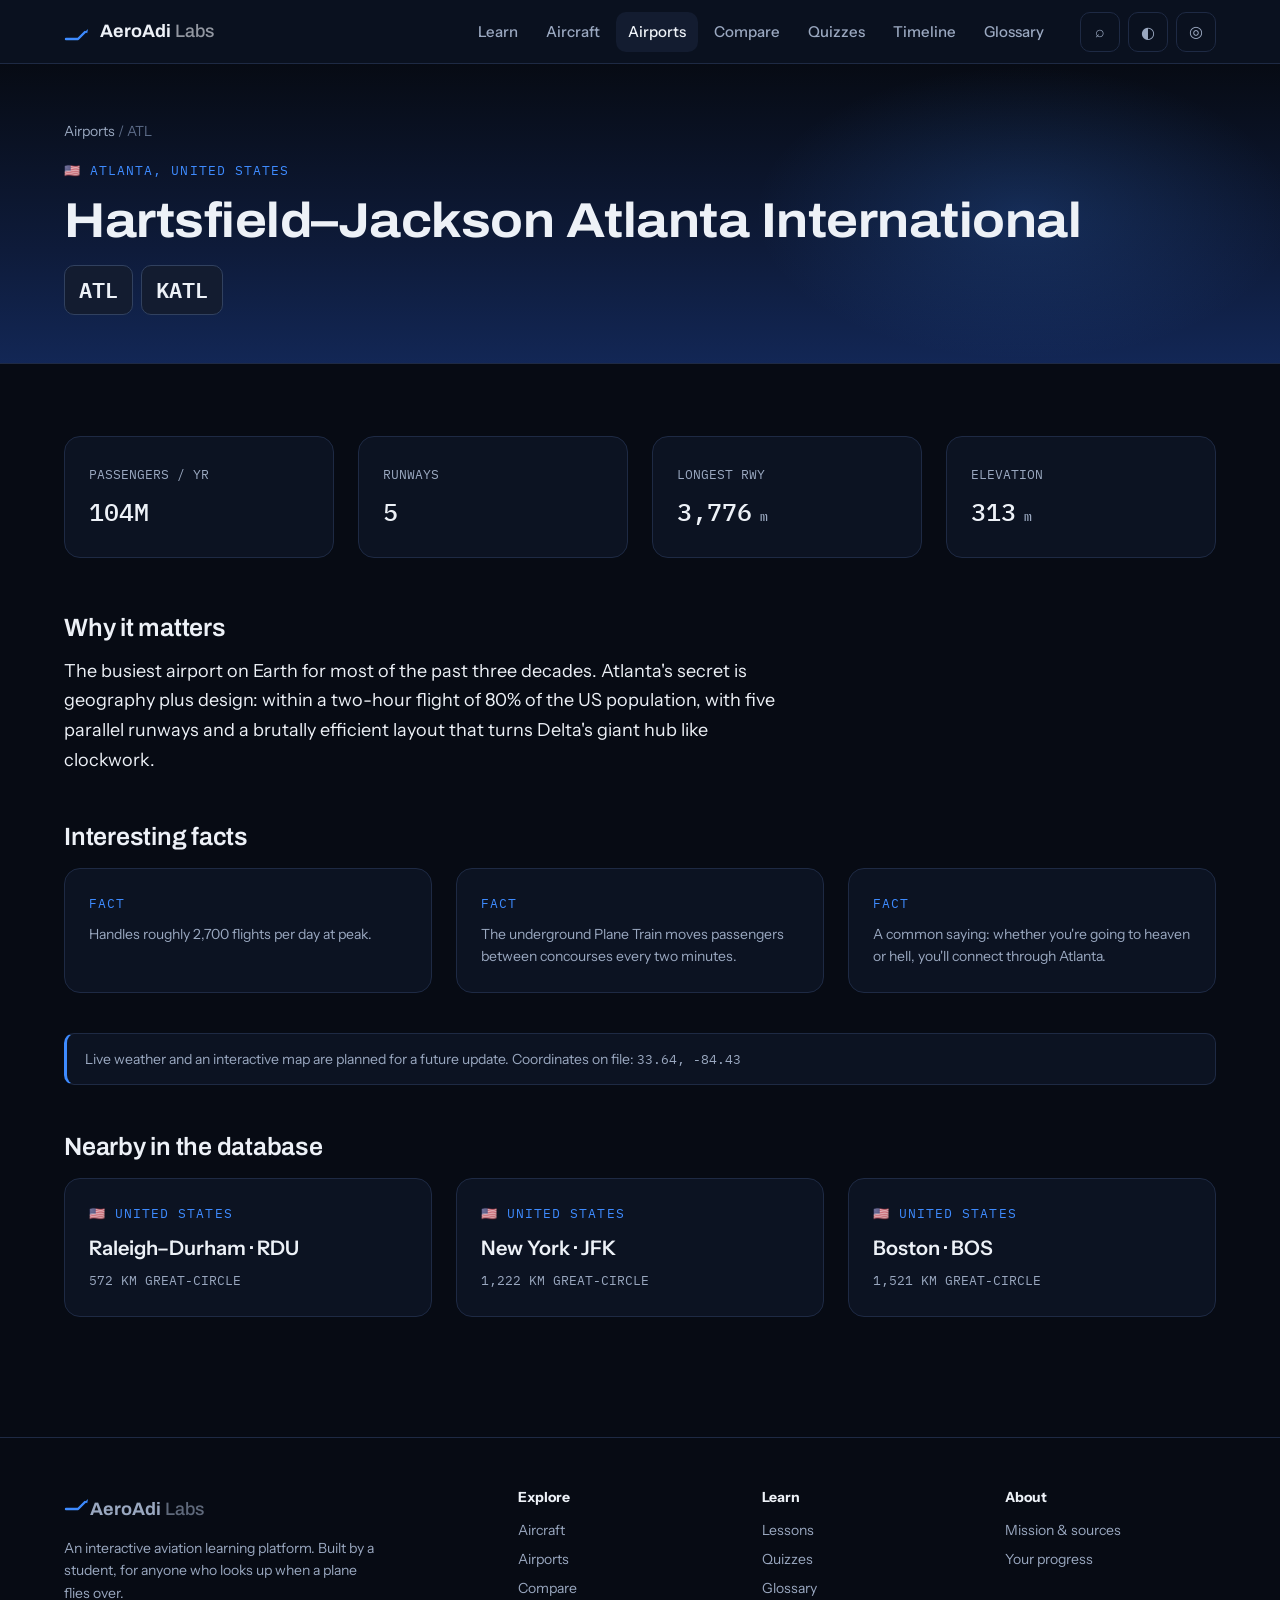
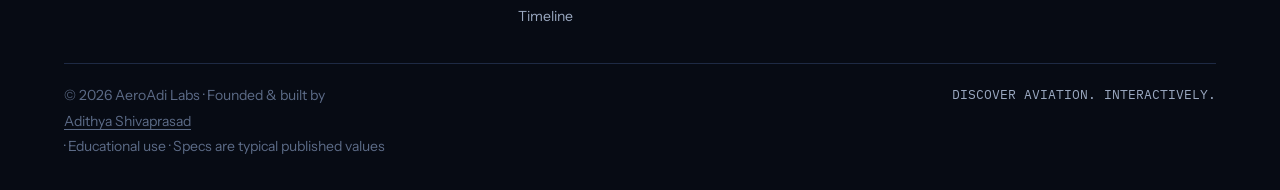
<file: airport-detail.html>
<!DOCTYPE html><html lang="en"><head>
<title>Airport — AeroAdi Labs</title>
<meta charset="UTF-8"><meta name="viewport" content="width=device-width, initial-scale=1">
<link rel="preconnect" href="https://fonts.googleapis.com"><link rel="preconnect" href="https://fonts.gstatic.com" crossorigin>
<link href="https://fonts.googleapis.com/css2?family=Archivo:wdth,wght@75..125,400..800&family=Instrument+Sans:wght@400;500;600;700&family=IBM+Plex+Mono:wght@400;500;600&display=swap" rel="stylesheet">
<link rel="stylesheet" href="assets/styles.css">
<link rel="icon" href="data:image/svg+xml,<svg xmlns='http://www.w3.org/2000/svg' viewBox='0 0 26 26'><path d='M2 20 L14 20 L21 13' fill='none' stroke='%233E8BFF' stroke-width='2.4' stroke-linecap='round'/><path d='M21 13 L24 10 L23.2 14.2 Z' fill='%233E8BFF'/></svg>">
</head><body>
<div id="shell-nav"></div>
<main id="main"><div id="page"></div></main>
<div id="shell-footer"></div>
<script src="assets/data.js"></script><script src="assets/app.js"></script>
<script>
renderShell("airports.html");
const p = AIRPORTS.find(x=>x.icao===param("id")) || AIRPORTS[0];
document.title = p.name + " — AeroAdi Labs";
function dist(a,b){ const R=6371,dLat=(b.lat-a.lat)*Math.PI/180,dLon=(b.lon-a.lon)*Math.PI/180;
  const h=Math.sin(dLat/2)**2+Math.cos(a.lat*Math.PI/180)*Math.cos(b.lat*Math.PI/180)*Math.sin(dLon/2)**2;
  return Math.round(2*R*Math.asin(Math.sqrt(h))); }
const nearby = AIRPORTS.filter(x=>x.icao!==p.icao).map(x=>[dist(p,x),x]).sort((a,b)=>a[0]-b[0]).slice(0,3);
document.getElementById("page").innerHTML = `
<section class="hero"><div class="hero-glow"></div><div class="hero-inner" style="padding-top:56px;padding-bottom:48px">
  <div class="crumb"><a href="airports.html" style="color:#9AA8C0">Airports</a> / ${p.iata}</div>
  <span class="eyebrow">${p.flag} ${esc(p.city)}, ${esc(p.country)}</span>
  <h1 class="display-l" style="margin:10px 0 16px">${esc(p.name)}</h1>
  <div class="chip-row">
    <span class="big-code">${p.iata}</span><span class="big-code">${p.icao}</span>
  </div>
</div></section>
<section class="section"><div class="wrap">
  <div class="grid g-4" style="margin-bottom:56px">
    <div class="card"><span class="data-s">PASSENGERS / YR</span><div class="data-l" style="margin-top:6px">${p.pax}</div></div>
    <div class="card"><span class="data-s">RUNWAYS</span><div class="data-l" style="margin-top:6px">${p.rwys}</div></div>
    <div class="card"><span class="data-s">LONGEST RWY</span><div class="data-l" style="margin-top:6px">${fmt(p.longest)}<span class="data-s"> m</span></div></div>
    <div class="card"><span class="data-s">ELEVATION</span><div class="data-l" style="margin-top:6px">${fmt(p.elev)}<span class="data-s"> m</span></div></div>
  </div>
  <div class="measure">
    <h2 class="title-m" style="margin-bottom:14px">Why it matters</h2>
    <p class="body-l">${p.story}</p>
  </div>
  <h2 class="title-m" style="margin:48px 0 16px">Interesting facts</h2>
  <div class="grid g-3">${p.facts.map(f=>`<div class="card"><span class="eyebrow">FACT</span><p style="margin-top:10px" class="body-s">${f}</p></div>`).join("")}</div>
  <div class="notice" style="margin-top:40px">Live weather and an interactive map are planned for a future update. Coordinates on file: <span class="data-s">${p.lat.toFixed(2)}, ${p.lon.toFixed(2)}</span></div>
  <h2 class="title-m" style="margin:48px 0 16px">Nearby in the database</h2>
  <div class="grid g-3">${nearby.map(n=>`
    <a class="card hoverable" href="airport-detail.html?id=${n[1].icao}">
      <span class="eyebrow">${n[1].flag} ${esc(n[1].country)}</span>
      <div class="title-s" style="margin:8px 0 2px">${esc(n[1].city)} · ${n[1].iata}</div>
      <div class="data-s" style="margin-top:6px">${fmt(n[0])} KM GREAT-CIRCLE</div></a>`).join("")}</div>
</div></section>`;
</script></body></html>
</file>
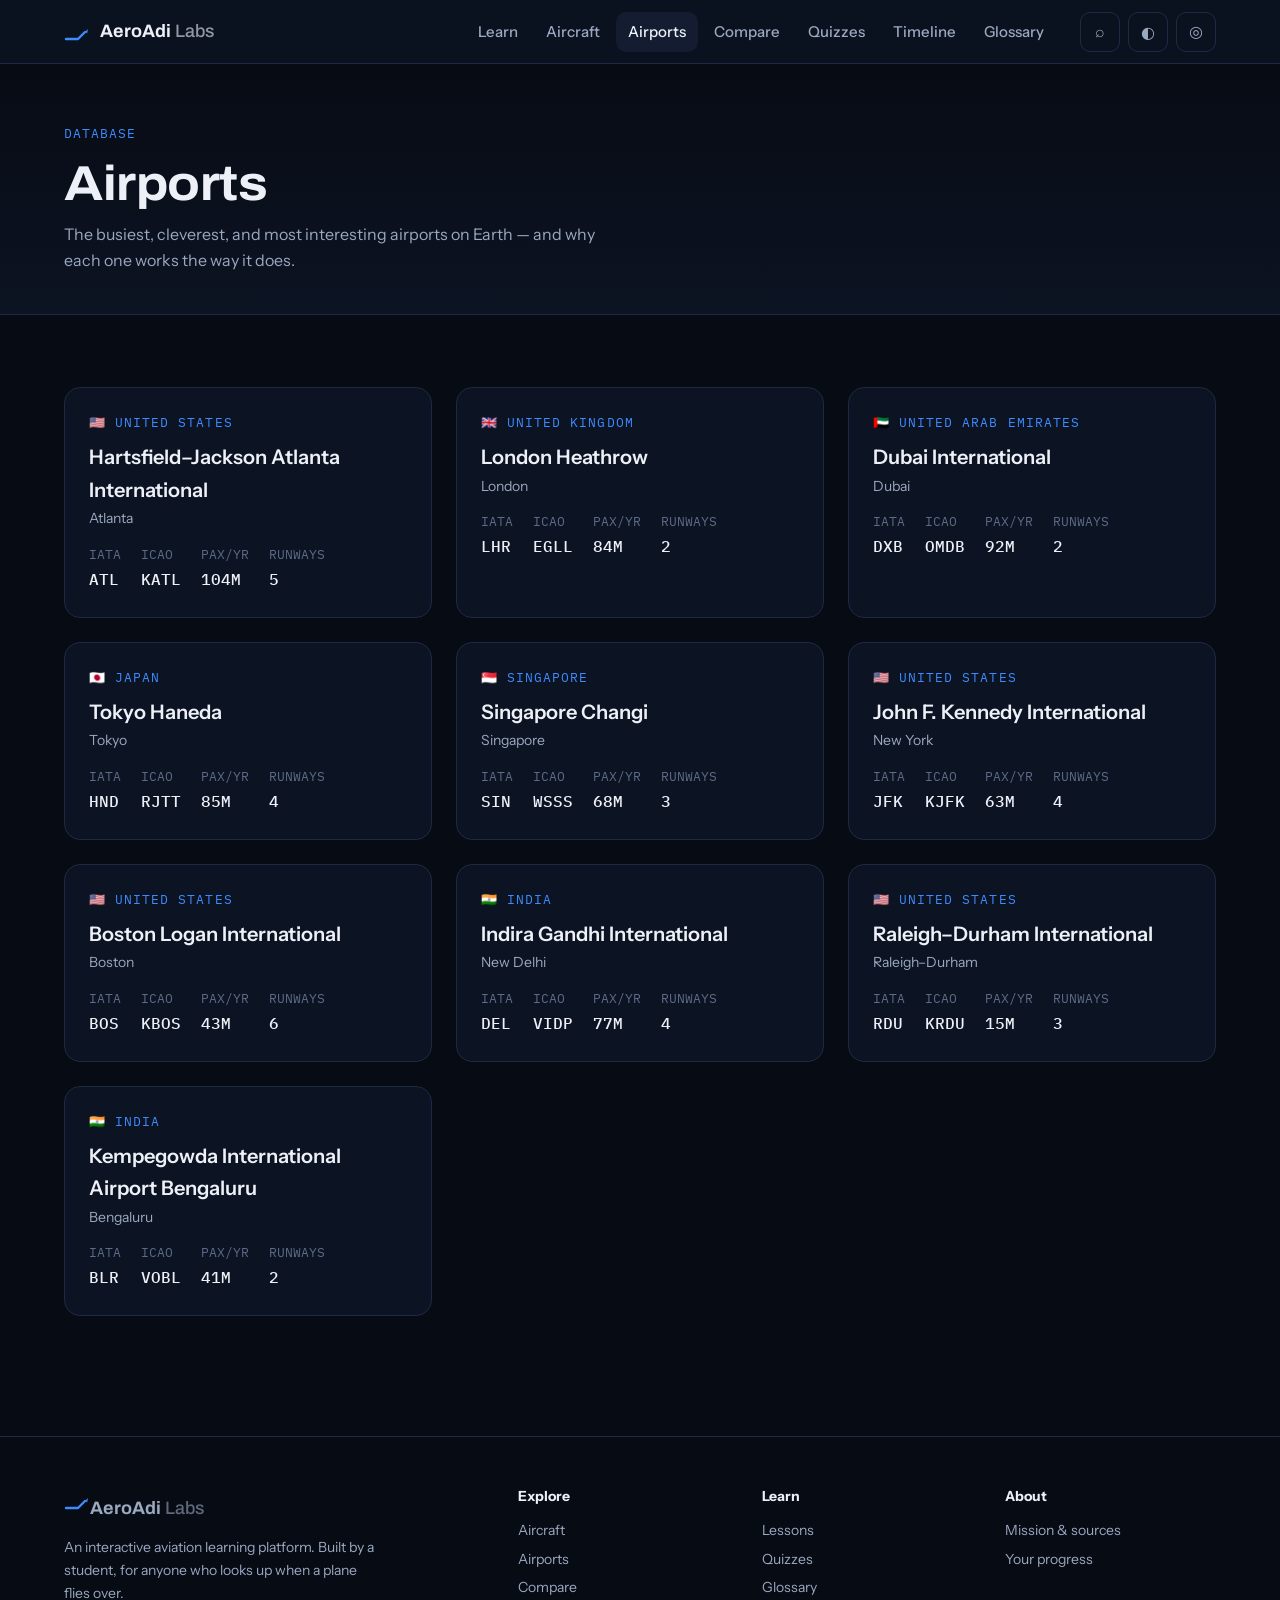
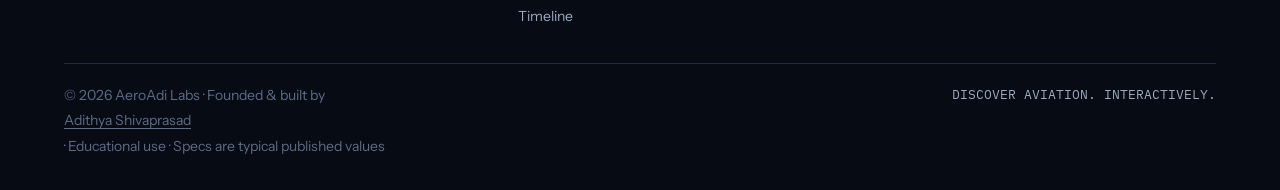
<file: airports.html>
<!DOCTYPE html><html lang="en"><head>
<title>Airports — AeroAdi Labs</title>
<meta name="description" content="Profiles of the world's great airports — codes, runways, and the stories behind them.">
<meta charset="UTF-8"><meta name="viewport" content="width=device-width, initial-scale=1">
<link rel="preconnect" href="https://fonts.googleapis.com"><link rel="preconnect" href="https://fonts.gstatic.com" crossorigin>
<link href="https://fonts.googleapis.com/css2?family=Archivo:wdth,wght@75..125,400..800&family=Instrument+Sans:wght@400;500;600;700&family=IBM+Plex+Mono:wght@400;500;600&display=swap" rel="stylesheet">
<link rel="stylesheet" href="assets/styles.css">
<link rel="icon" href="data:image/svg+xml,<svg xmlns='http://www.w3.org/2000/svg' viewBox='0 0 26 26'><path d='M2 20 L14 20 L21 13' fill='none' stroke='%233E8BFF' stroke-width='2.4' stroke-linecap='round'/><path d='M21 13 L24 10 L23.2 14.2 Z' fill='%233E8BFF'/></svg>">
</head><body>
<div id="shell-nav"></div>
<main id="main">
<section class="page-hero"><div class="wrap">
  <span class="eyebrow">Database</span>
  <h1 class="display-l" style="margin-top:10px">Airports</h1>
  <p class="muted" style="max-width:560px;margin-top:10px">The busiest, cleverest, and most interesting airports on Earth — and why each one works the way it does.</p>
</div></section>
<section class="section"><div class="wrap"><div class="grid g-3" id="apGrid"></div></div></section>
</main>
<div id="shell-footer"></div>
<script src="assets/data.js"></script><script src="assets/app.js"></script>
<script>
renderShell("airports.html");
document.getElementById("apGrid").innerHTML = AIRPORTS.map(p=>`
  <a class="card hoverable" href="airport-detail.html?id=${p.icao}">
    <span class="eyebrow">${p.flag} ${esc(p.country)}</span>
    <div class="title-s" style="margin:8px 0 2px">${esc(p.name)}</div>
    <div class="body-s">${esc(p.city)}</div>
    <div class="stat-row">
      <span class="st"><span class="data-s">IATA</span><span class="data-m">${p.iata}</span></span>
      <span class="st"><span class="data-s">ICAO</span><span class="data-m">${p.icao}</span></span>
      <span class="st"><span class="data-s">PAX/YR</span><span class="data-m">${p.pax}</span></span>
      <span class="st"><span class="data-s">RUNWAYS</span><span class="data-m">${p.rwys}</span></span>
    </div></a>`).join("");
</script></body></html>
</file>
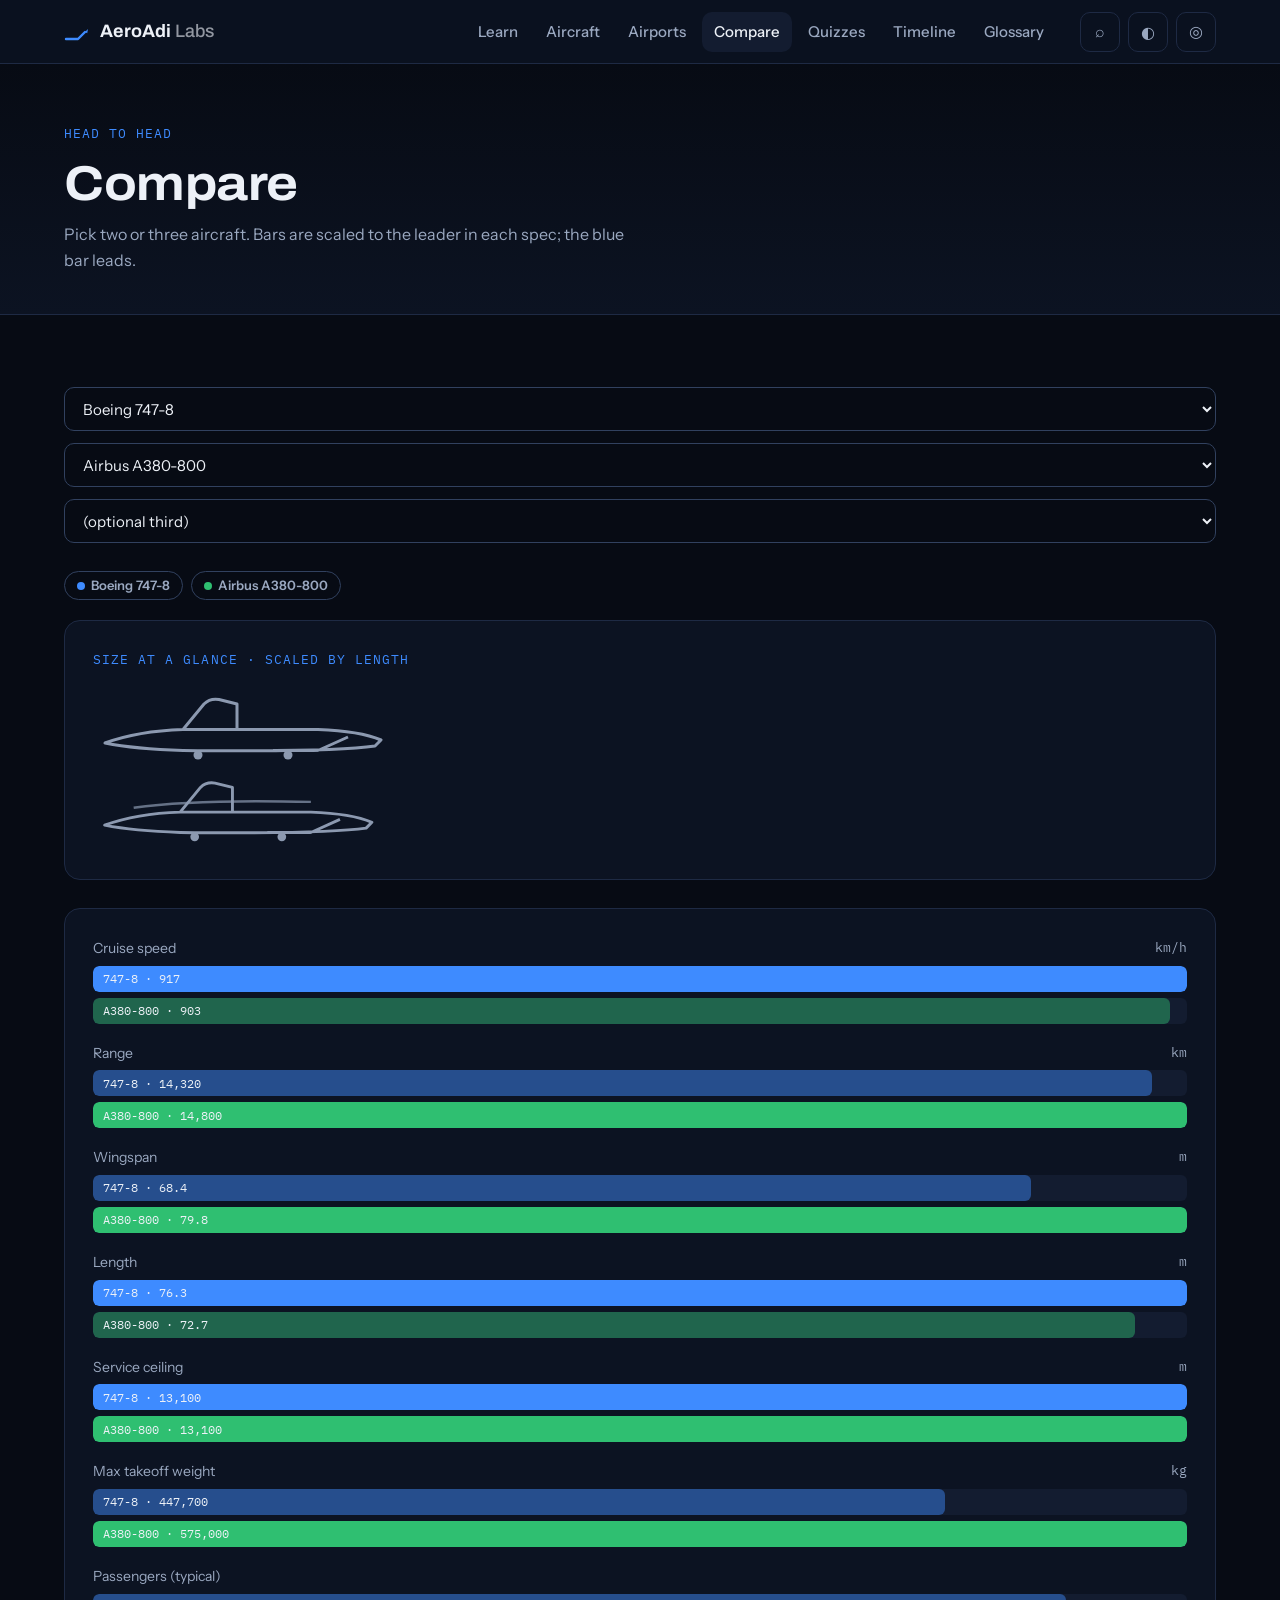
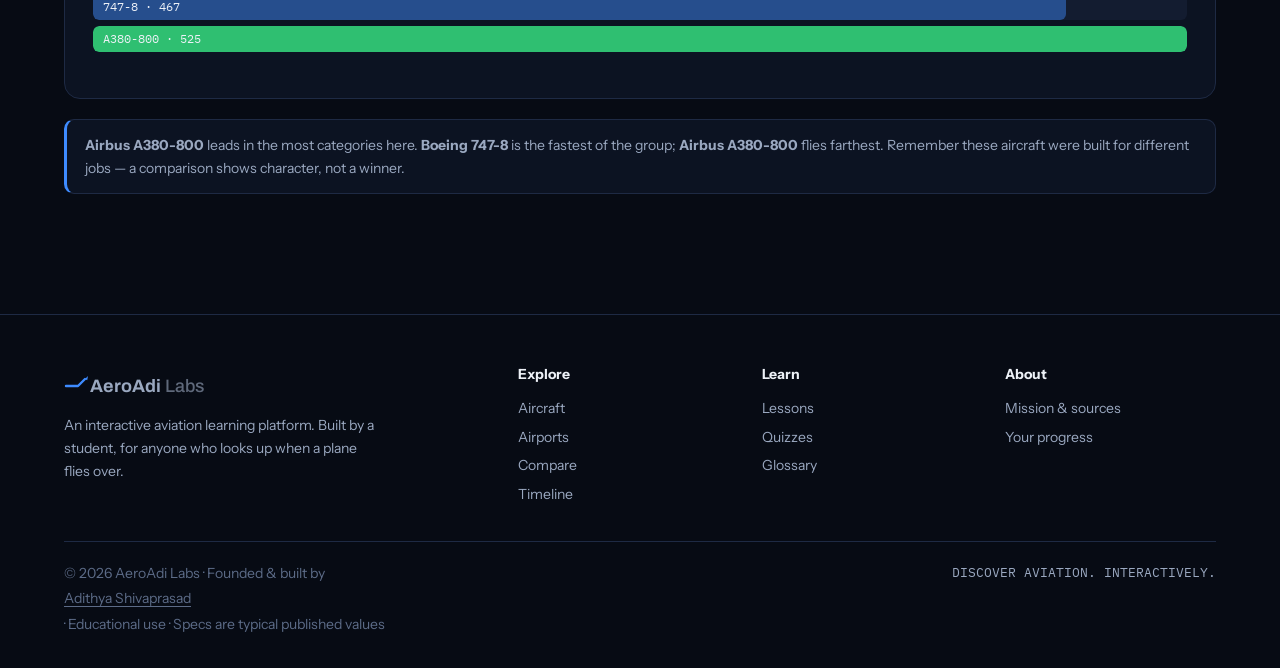
<file: compare.html>
<!DOCTYPE html><html lang="en"><head>
<title>Compare Aircraft — AeroAdi Labs</title>
<meta name="description" content="Put any two or three aircraft head-to-head — speed, range, size, and weight, visualized.">
<meta charset="UTF-8"><meta name="viewport" content="width=device-width, initial-scale=1">
<link rel="preconnect" href="https://fonts.googleapis.com"><link rel="preconnect" href="https://fonts.gstatic.com" crossorigin>
<link href="https://fonts.googleapis.com/css2?family=Archivo:wdth,wght@75..125,400..800&family=Instrument+Sans:wght@400;500;600;700&family=IBM+Plex+Mono:wght@400;500;600&display=swap" rel="stylesheet">
<link rel="stylesheet" href="assets/styles.css">
<link rel="icon" href="data:image/svg+xml,<svg xmlns='http://www.w3.org/2000/svg' viewBox='0 0 26 26'><path d='M2 20 L14 20 L21 13' fill='none' stroke='%233E8BFF' stroke-width='2.4' stroke-linecap='round'/><path d='M21 13 L24 10 L23.2 14.2 Z' fill='%233E8BFF'/></svg>">

</head><body>
<div id="shell-nav"></div>
<main id="main">
<section class="page-hero"><div class="wrap">
  <span class="eyebrow">Head to head</span>
  <h1 class="display-l" style="margin-top:10px">Compare</h1>
  <p class="muted" style="max-width:560px;margin-top:10px">Pick two or three aircraft. Bars are scaled to the leader in each spec; the blue bar leads.</p>
</div></section>
<section class="section"><div class="wrap">
  <div class="filter-rail" id="pickers"></div>
  <div id="result"></div>
</div></section>
</main>
<div id="shell-footer"></div>
<script src="assets/data.js"></script><script src="assets/app.js"></script>
<script>
renderShell("compare.html");
const COLORS=["var(--accent)","var(--positive)","var(--caution)"];
const METRICS=[["cruise","Cruise speed","km/h"],["range","Range","km"],["span","Wingspan","m"],["len","Length","m"],["ceil","Service ceiling","m"],["mtow","Max takeoff weight","kg"],["pax","Passengers (typical)",""]];

const tray = store.get("compareTray",[]);
let sel=[param("a"), param("b"), param("c")].filter(Boolean);
if(!sel.length && tray.length) sel=tray.slice(0,3);
if(!sel.length) sel=["boeing-747-8","airbus-a380"];
while(sel.length<3) sel.push("");

function pickers(){
  document.getElementById("pickers").innerHTML = [0,1,2].map(k=>`
    <select class="input" data-k="${k}" aria-label="Aircraft ${k+1}">
      <option value="">${k<2? "Choose aircraft…":"(optional third)"}</option>
      ${AIRCRAFT.map(a=>`<option value="${a.slug}" ${sel[k]===a.slug?"selected":""}>${a.name}</option>`).join("")}
    </select>`).join("");
  document.querySelectorAll("#pickers select").forEach(s=>s.addEventListener("change",()=>{
    sel[+s.dataset.k]=s.value; draw();
    const u=new URL(location); ["a","b","c"].forEach((p,i)=> sel[i]? u.searchParams.set(p,sel[i]) : u.searchParams.delete(p)); history.replaceState(null,"",u);
  }));
}
function draw(){
  const list = sel.filter(Boolean).map(s=>byslug(AIRCRAFT,s)).filter(Boolean);
  const R=document.getElementById("result");
  if(list.length<2){ R.innerHTML='<div class="empty">Choose at least two aircraft to compare.</div>'; return; }
  const legend = list.map((a,i)=>`<span class="tag"><span class="status-dot" style="background:${COLORS[i]}"></span>${esc(a.name)}</span>`).join(" ");
  const maxLen=Math.max(...list.map(a=>a.len));
  const sils=list.map((a,i)=>`<div style="color:${COLORS[i]};opacity:.9;margin-bottom:-14px">${silhouette(a, 30+60*(a.len/maxLen))}</div>`).join("");
  const rows=METRICS.map(m=>{
    const vals=list.map(a=>a[m[0]]||0); const max=Math.max(...vals);
    if(!max) return "";
    return `<div class="bar-row"><div class="br-label"><span>${m[1]}</span><span class="data-s">${m[2]}</span></div>
      ${list.map((a,i)=>{const v=a[m[0]]||0; return `<div class="bar ${v===max?"lead":""}"><div class="fill" style="width:${Math.max(4,100*v/max)}%;background:${v===max?COLORS[i]:"color-mix(in srgb,"+COLORS[i]+" 45%,var(--canvas-2))"}"></div><span class="bl">${esc(a.name.split(" ").slice(-1)[0])} · ${fmt(v)}</span></div>`;}).join("")}
    </div>`;}).join("");
  // verdict
  const wins=list.map(()=>0);
  METRICS.forEach(m=>{const vals=list.map(a=>a[m[0]]||0);const mx=Math.max(...vals); if(mx) wins[vals.indexOf(mx)]++;});
  const champ=list[wins.indexOf(Math.max(...wins))];
  const fastest=list.reduce((p,c)=>c.cruise>p.cruise?c:p);
  const longest=list.reduce((p,c)=>c.range>p.range?c:p);
  R.innerHTML = `
    <div class="chip-row" style="margin-bottom:20px">${legend}</div>
    <div class="card" style="margin-bottom:28px;padding:28px">
      <span class="eyebrow">Size at a glance · scaled by length</span>
      <div style="margin-top:16px">${sils}</div>
    </div>
    <div class="card" style="padding:28px">${rows}</div>
    <div class="notice" style="margin-top:20px"><b>${esc(champ.name)}</b> leads in the most categories here. <b>${esc(fastest.name)}</b> is the fastest of the group; <b>${esc(longest.name)}</b> flies farthest. Remember these aircraft were built for different jobs — a comparison shows character, not a winner.</div>`;
}
pickers(); draw();
</script></body></html>
</file>
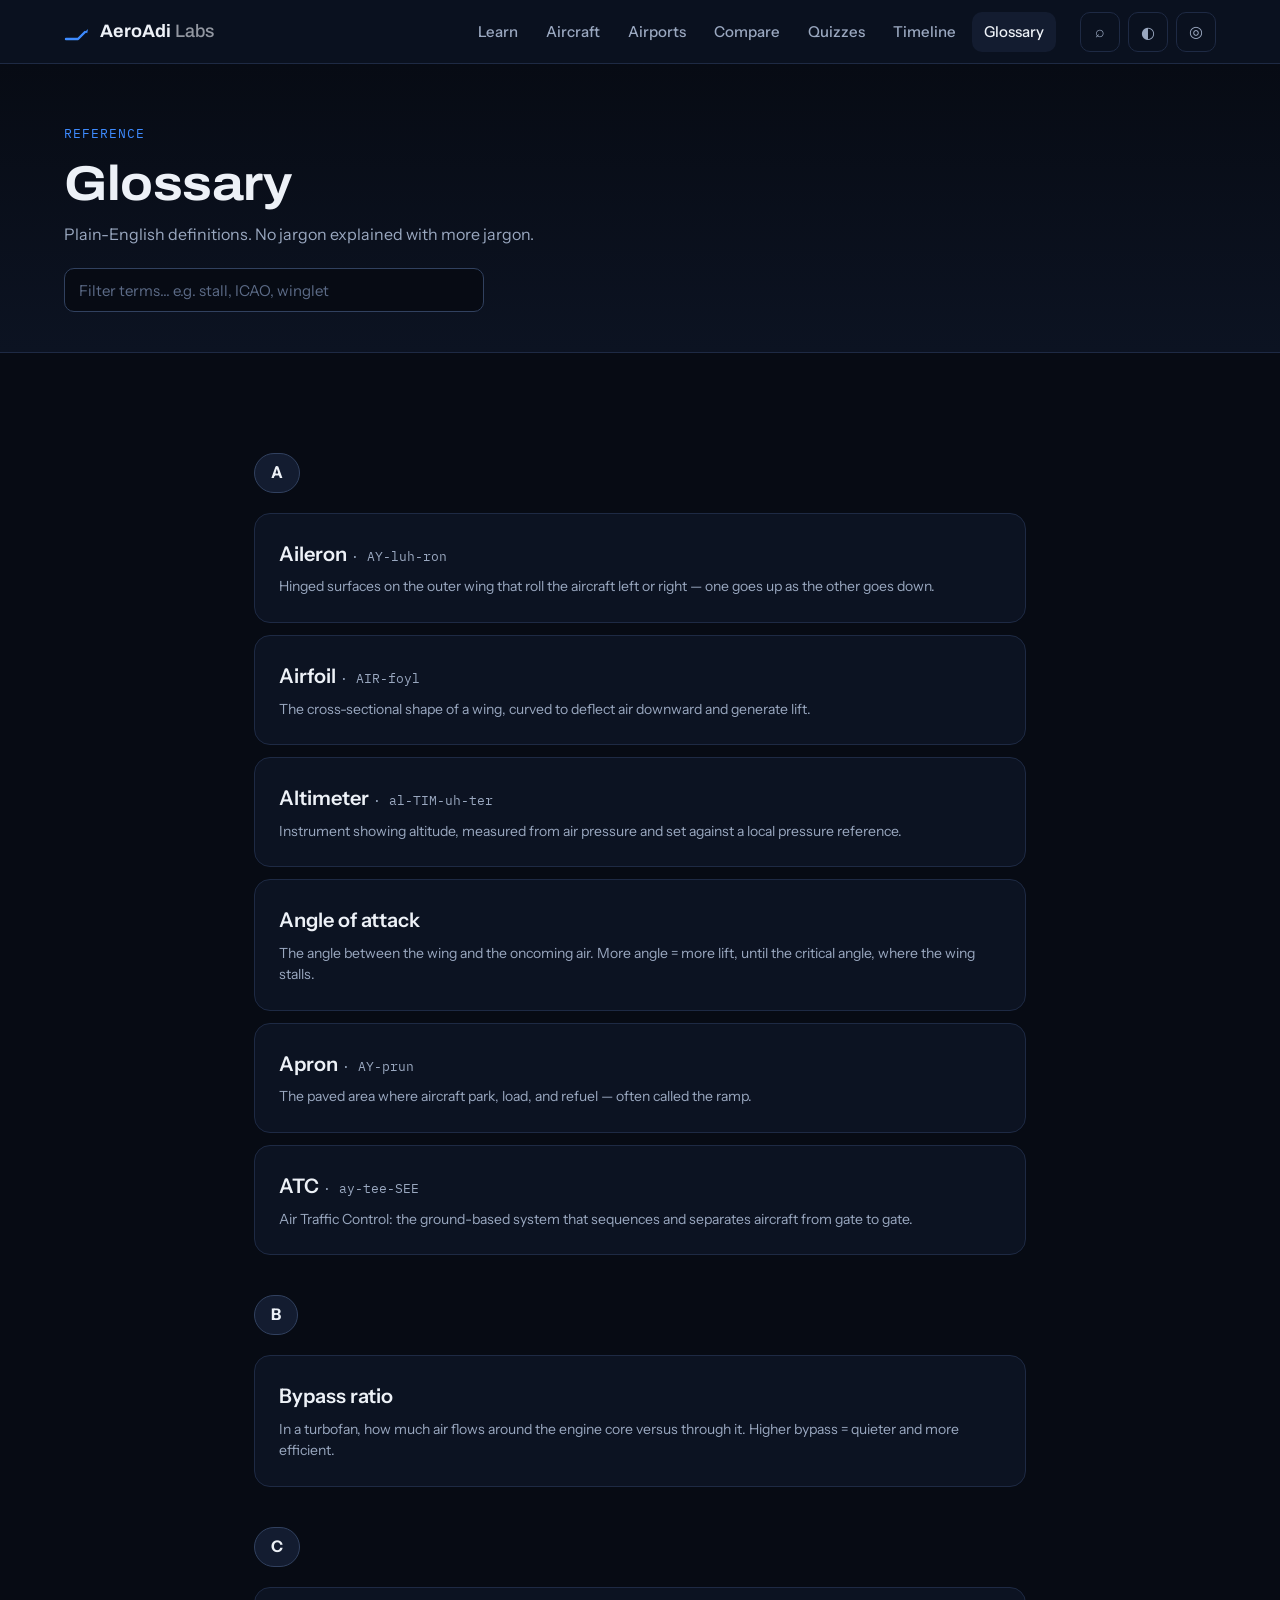
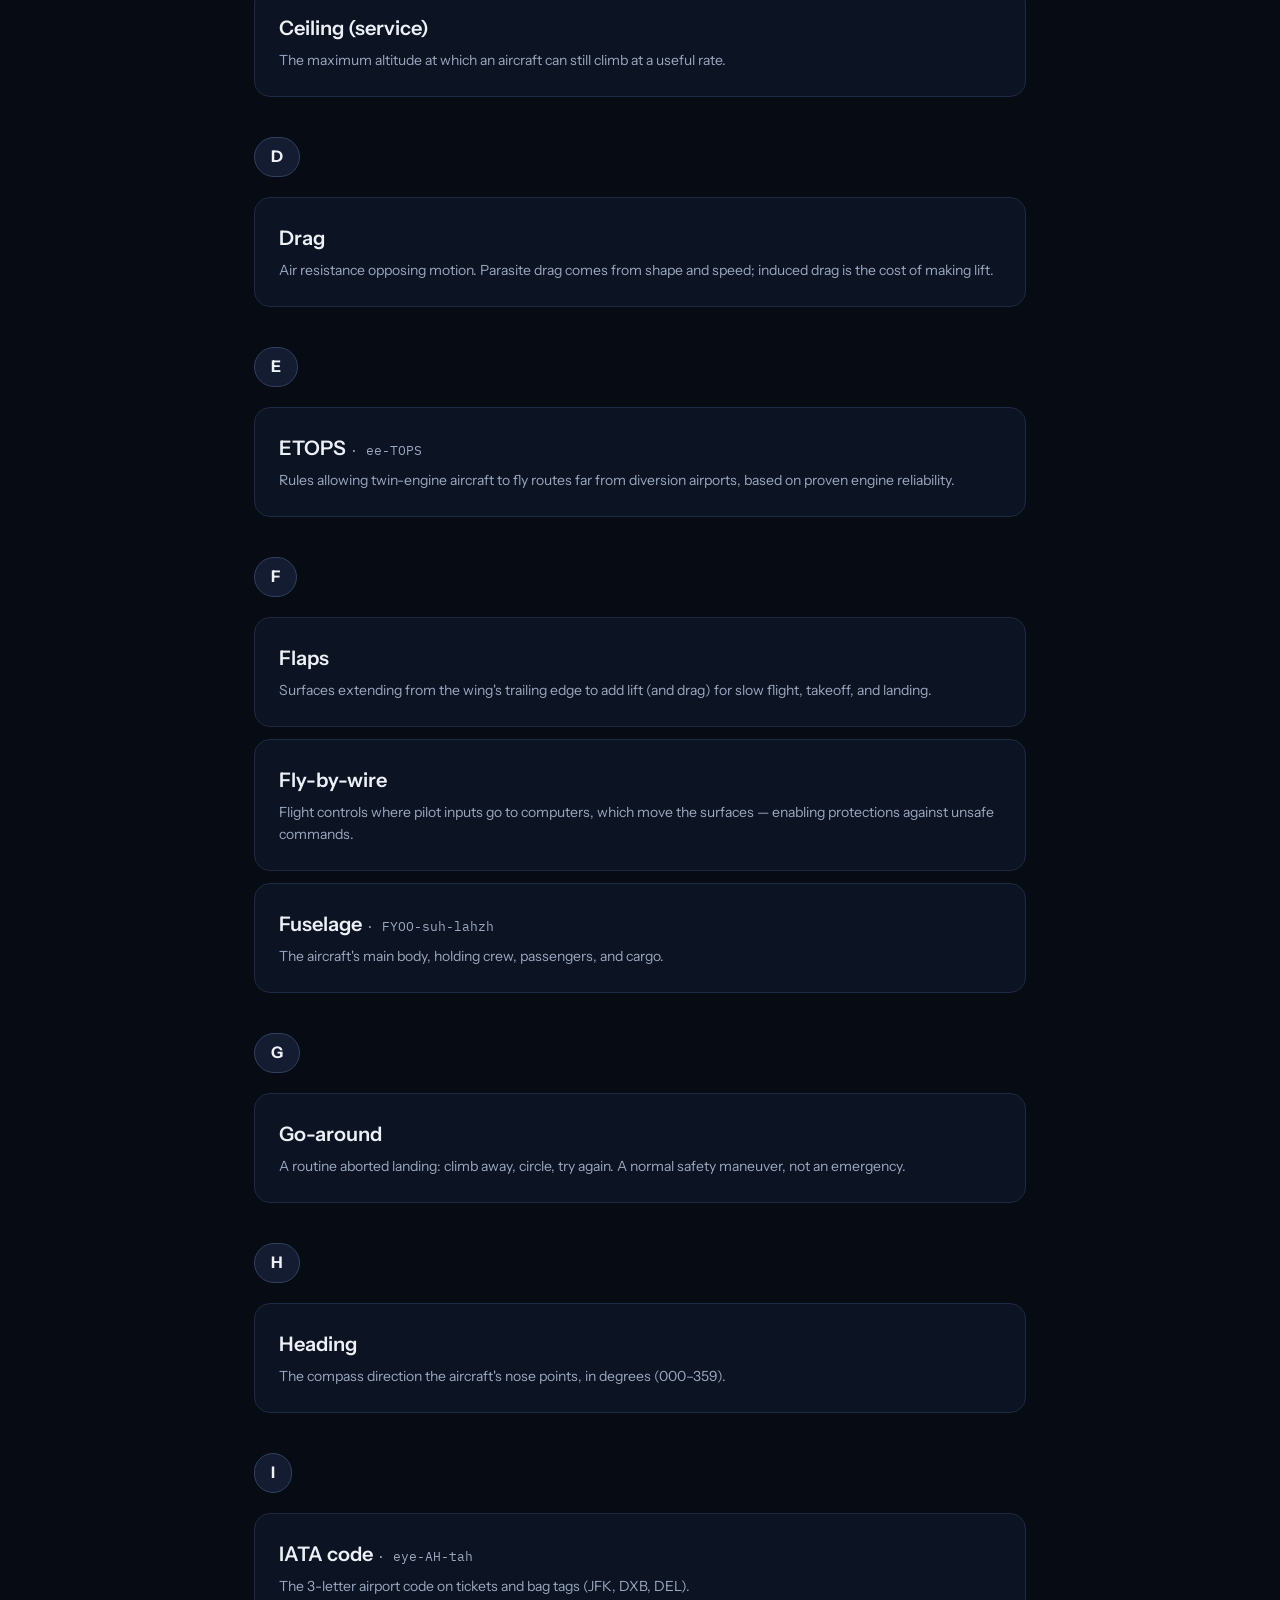
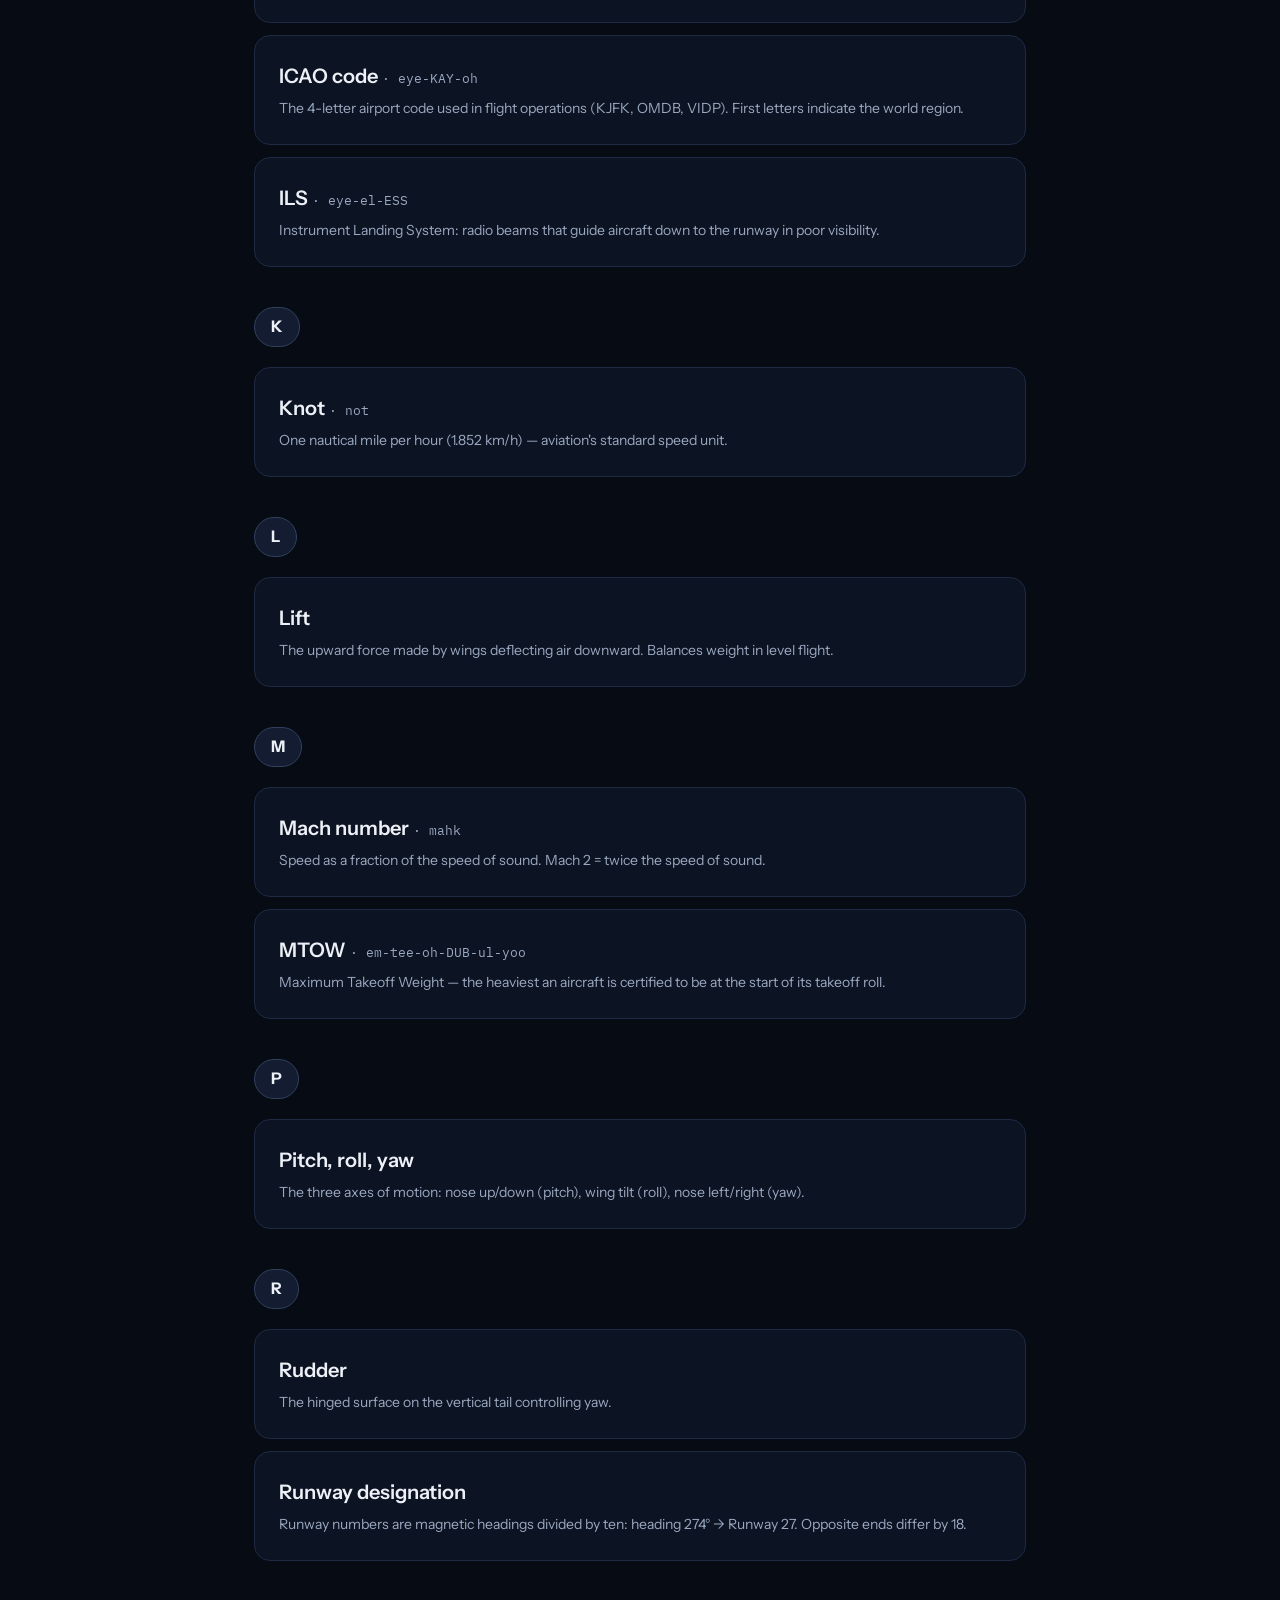
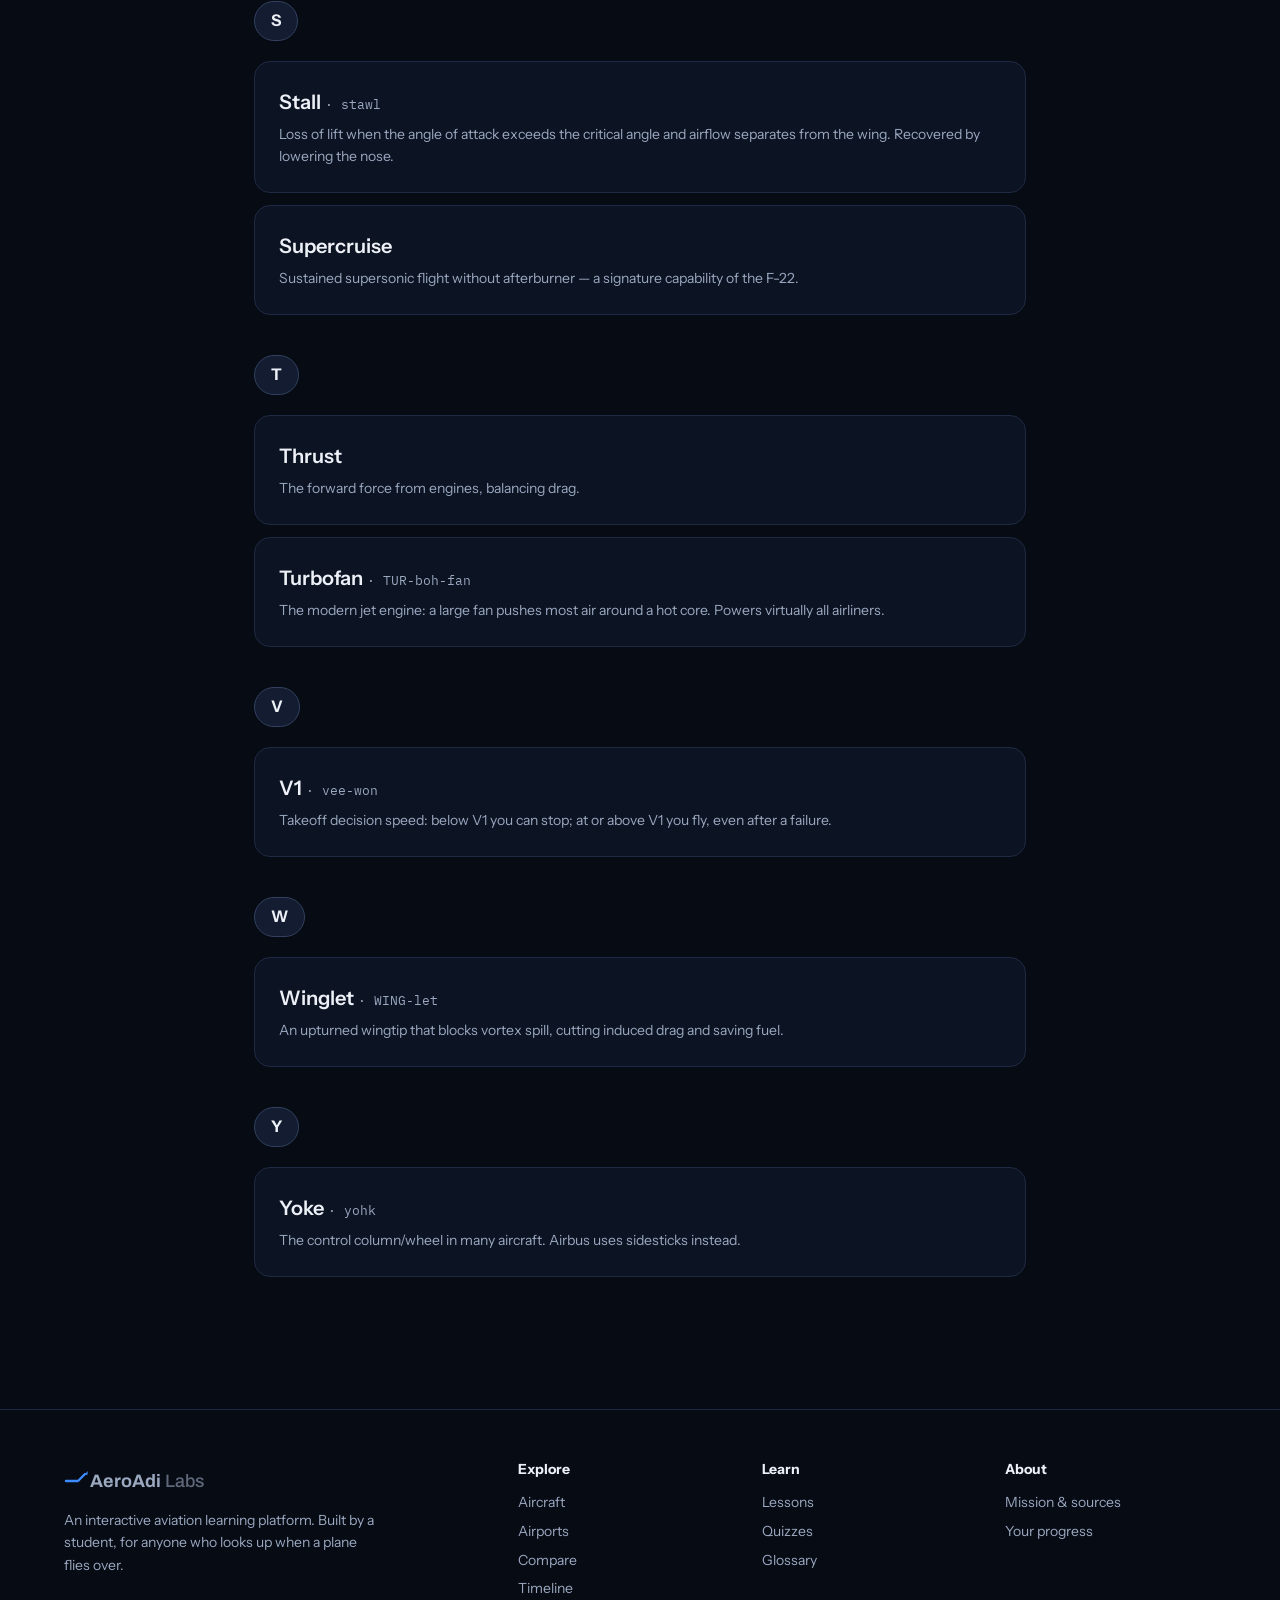
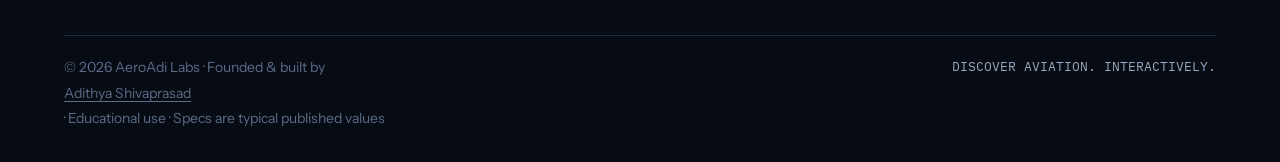
<file: glossary.html>
<!DOCTYPE html><html lang="en"><head>
<title>Glossary — AeroAdi Labs</title>
<meta name="description" content="Aviation terms in plain English — from aileron to yoke, with pronunciations.">
<meta charset="UTF-8"><meta name="viewport" content="width=device-width, initial-scale=1">
<link rel="preconnect" href="https://fonts.googleapis.com"><link rel="preconnect" href="https://fonts.gstatic.com" crossorigin>
<link href="https://fonts.googleapis.com/css2?family=Archivo:wdth,wght@75..125,400..800&family=Instrument+Sans:wght@400;500;600;700&family=IBM+Plex+Mono:wght@400;500;600&display=swap" rel="stylesheet">
<link rel="stylesheet" href="assets/styles.css">
<link rel="icon" href="data:image/svg+xml,<svg xmlns='http://www.w3.org/2000/svg' viewBox='0 0 26 26'><path d='M2 20 L14 20 L21 13' fill='none' stroke='%233E8BFF' stroke-width='2.4' stroke-linecap='round'/><path d='M21 13 L24 10 L23.2 14.2 Z' fill='%233E8BFF'/></svg>">
</head><body>
<div id="shell-nav"></div>
<main id="main">
<section class="page-hero"><div class="wrap">
  <span class="eyebrow">Reference</span>
  <h1 class="display-l" style="margin-top:10px">Glossary</h1>
  <p class="muted" style="max-width:560px;margin-top:10px">Plain-English definitions. No jargon explained with more jargon.</p>
  <input class="input" id="gq" placeholder="Filter terms… e.g. stall, ICAO, winglet" style="max-width:420px;margin-top:20px" aria-label="Filter glossary terms">
</div></section>
<section class="section"><div class="wrap" style="max-width:820px" id="gl"></div></section>
</main>
<div id="shell-footer"></div>
<script src="assets/data.js"></script><script src="assets/app.js"></script>
<script>
renderShell("glossary.html");
function draw(q){
  q=(q||"").toLowerCase();
  const list=GLOSSARY.filter(g=>!q||g.t.toLowerCase().includes(q)||g.d.toLowerCase().includes(q));
  let html="",last="";
  list.forEach(g=>{
    const L=g.t[0].toUpperCase();
    if(L!==last){ html+=`<div class="era-chip" style="position:static">${L}</div>`; last=L; }
    html+=`<div class="card" id="${encodeURIComponent(g.t)}" style="margin-bottom:12px">
      <div class="title-s">${g.t} ${g.say&&g.say!=="—"? `<span class="data-s" style="font-weight:400"> · ${g.say}</span>`:""}</div>
      <p class="body-s" style="margin-top:6px">${g.d}</p></div>`;
  });
  document.getElementById("gl").innerHTML = html || '<div class="empty">No terms match. Try a shorter word.</div>';
  if(location.hash){ const el=document.getElementById(decodeURIComponent(location.hash.slice(1))); if(el){el.scrollIntoView();el.style.borderColor="var(--accent)";} }
}
document.getElementById("gq").addEventListener("input",e=>draw(e.target.value));
draw("");
</script></body></html>
</file>
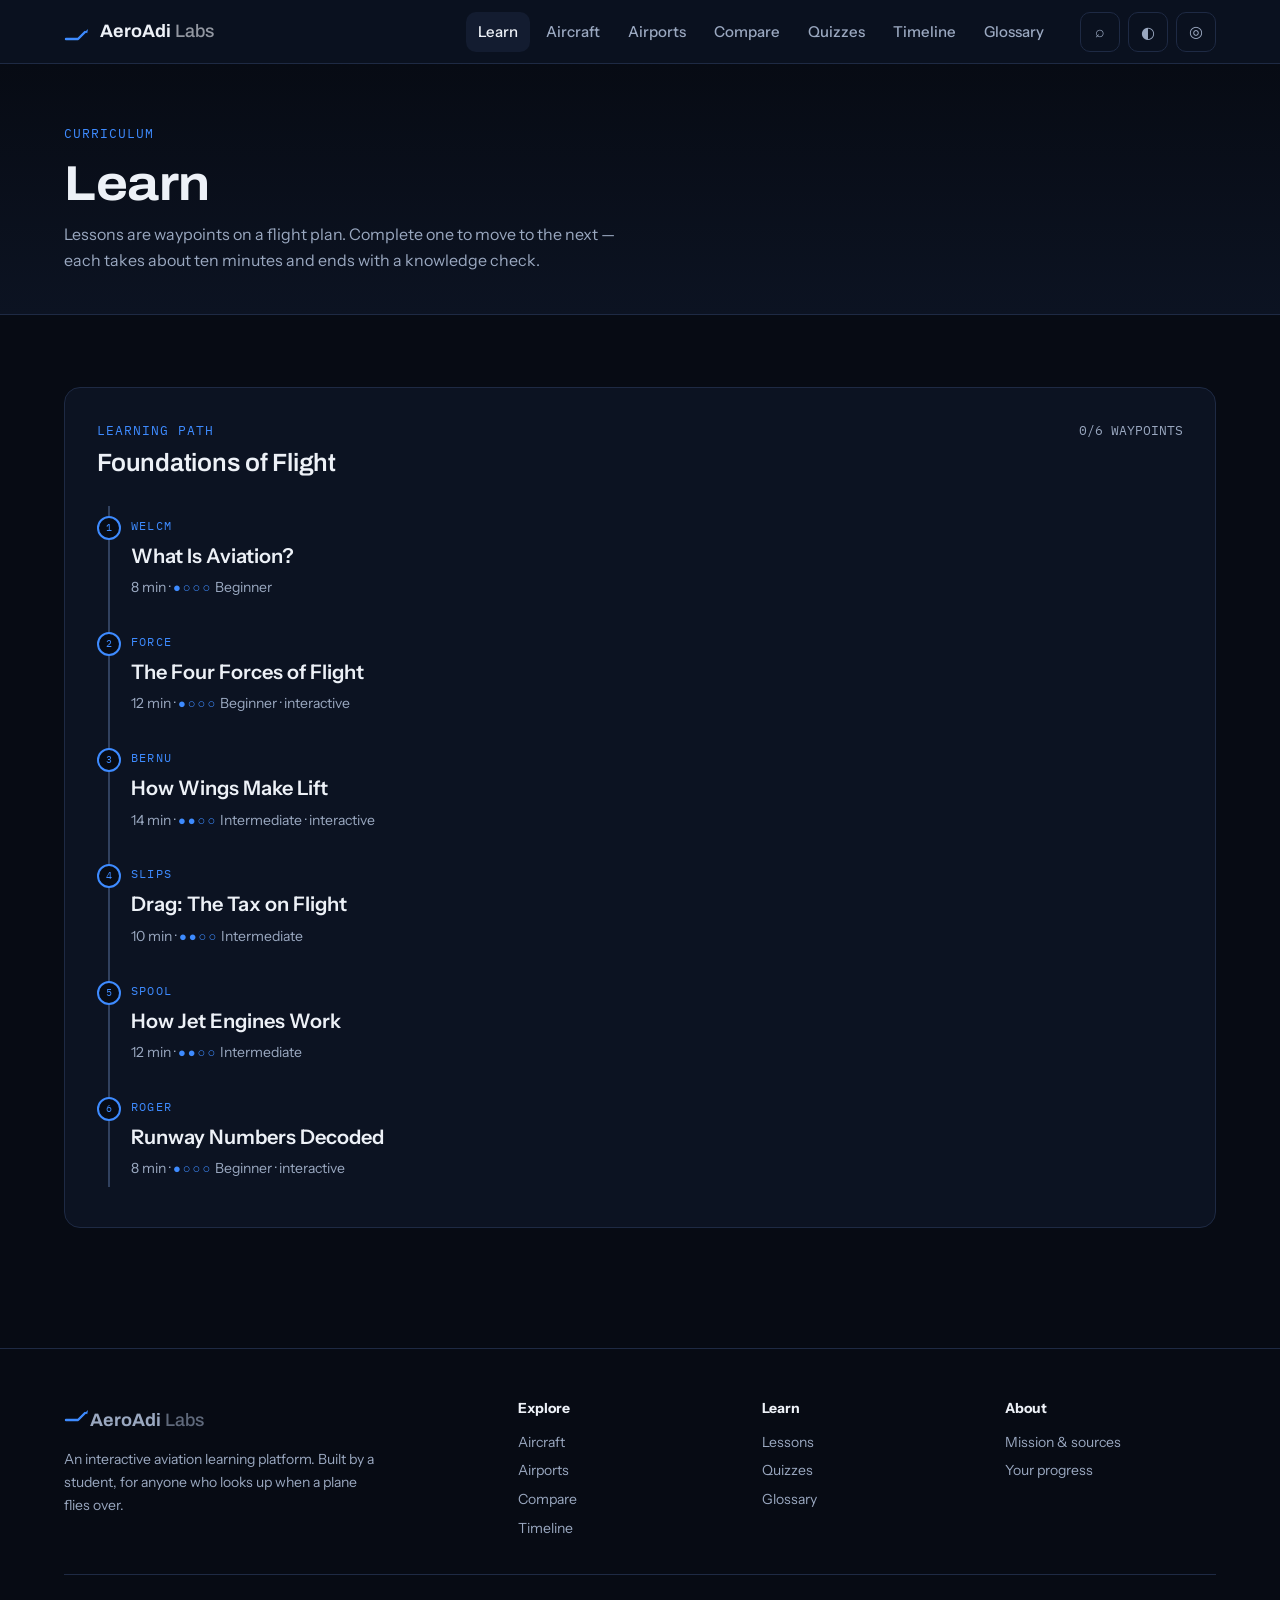
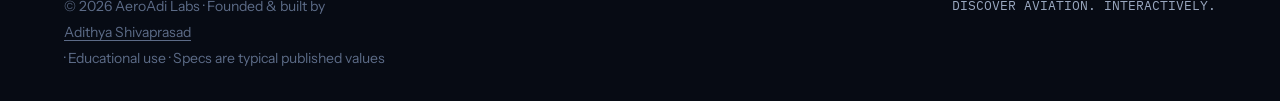
<file: learn.html>
<!DOCTYPE html><html lang="en"><head>
<title>Learn — AeroAdi Labs</title>
<meta name="description" content="A structured curriculum on how flight works — interactive lessons on lift, drag, jet engines, and more.">
<meta charset="UTF-8"><meta name="viewport" content="width=device-width, initial-scale=1">
<link rel="preconnect" href="https://fonts.googleapis.com"><link rel="preconnect" href="https://fonts.gstatic.com" crossorigin>
<link href="https://fonts.googleapis.com/css2?family=Archivo:wdth,wght@75..125,400..800&family=Instrument+Sans:wght@400;500;600;700&family=IBM+Plex+Mono:wght@400;500;600&display=swap" rel="stylesheet">
<link rel="stylesheet" href="assets/styles.css">
<link rel="icon" href="data:image/svg+xml,<svg xmlns='http://www.w3.org/2000/svg' viewBox='0 0 26 26'><path d='M2 20 L14 20 L21 13' fill='none' stroke='%233E8BFF' stroke-width='2.4' stroke-linecap='round'/><path d='M21 13 L24 10 L23.2 14.2 Z' fill='%233E8BFF'/></svg>">
</head><body>
<div id="shell-nav"></div>
<main id="main">
<section class="page-hero"><div class="wrap">
  <span class="eyebrow">Curriculum</span>
  <h1 class="display-l" style="margin-top:10px">Learn</h1>
  <p class="muted" style="max-width:560px;margin-top:10px">Lessons are waypoints on a flight plan. Complete one to move to the next — each takes about ten minutes and ends with a knowledge check.</p>
</div></section>
<section class="section"><div class="wrap" id="paths"></div></section>
</main>
<div id="shell-footer"></div>
<script src="assets/data.js"></script><script src="assets/app.js"></script>
<script>
renderShell("learn.html");
const done = store.get("lessonsDone",[]);
document.getElementById("paths").innerHTML = PATHS.map(p=>{
  const doneCount=p.lessons.filter(l=>done.includes(l)).length;
  return `<div class="card" style="padding:32px">
    <div class="section-head" style="margin-bottom:20px">
      <div><span class="eyebrow">Learning path</span><h2 class="title-m" style="margin-top:6px">${p.title}</h2></div>
      <span class="data-s">${doneCount}/${p.lessons.length} WAYPOINTS</span>
    </div>
    <div class="wp-track">${p.lessons.map((ls,i)=>{
      const L=byslug(LESSONS,ls); const d=done.includes(ls);
      return `<div class="wp-item ${d?"done":""}">
        <span class="wp-node">${d?"✓":i+1}</span>
        <a href="lesson.html?id=${L.slug}" style="color:var(--ink-1)">
          <span class="wp-code">${L.wp}</span>
          <div class="title-s" style="margin:2px 0">${L.title}</div>
          <span class="body-s">${L.mins} min · <span class="pips">${pips(L.diff)}</span> ${DIFF_NAMES[L.diff]}${L.interactive? " · interactive":""}</span>
        </a></div>`;}).join("")}
    </div></div>`;
}).join("");
</script></body></html>
</file>
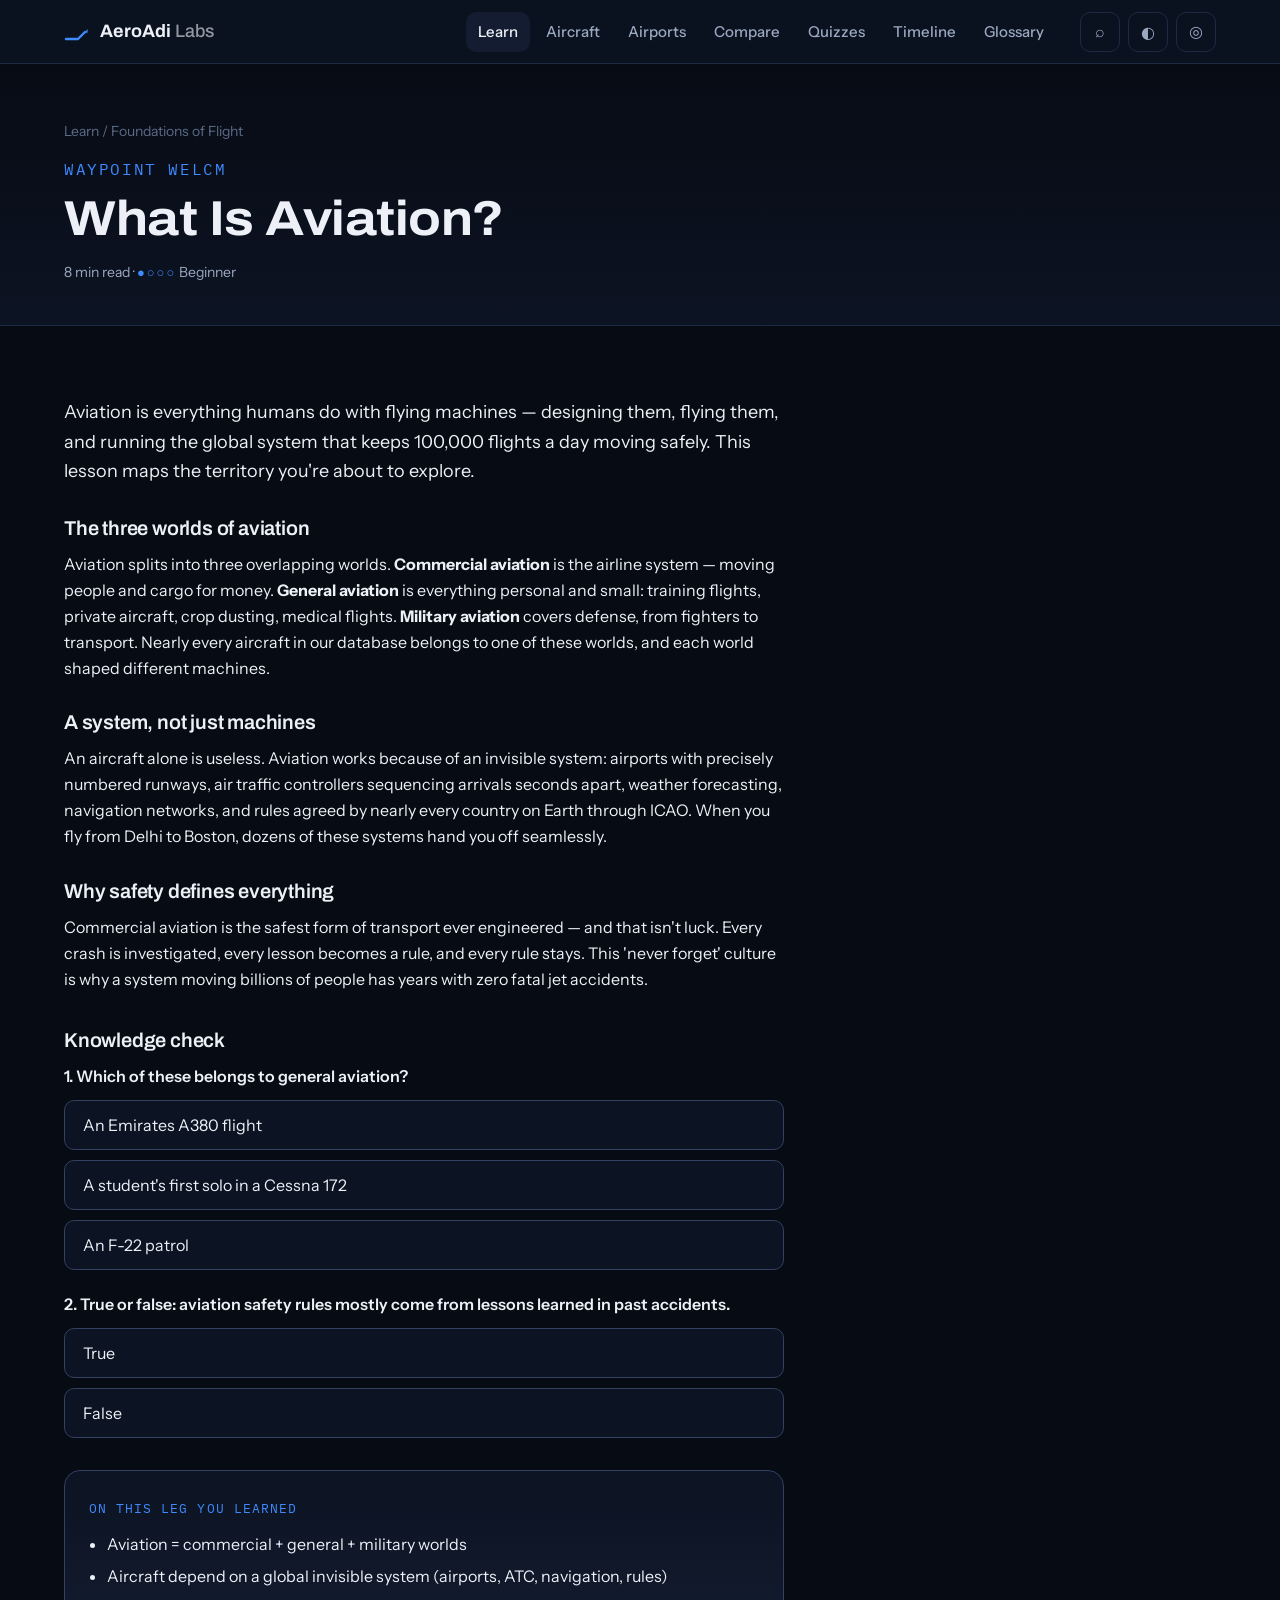
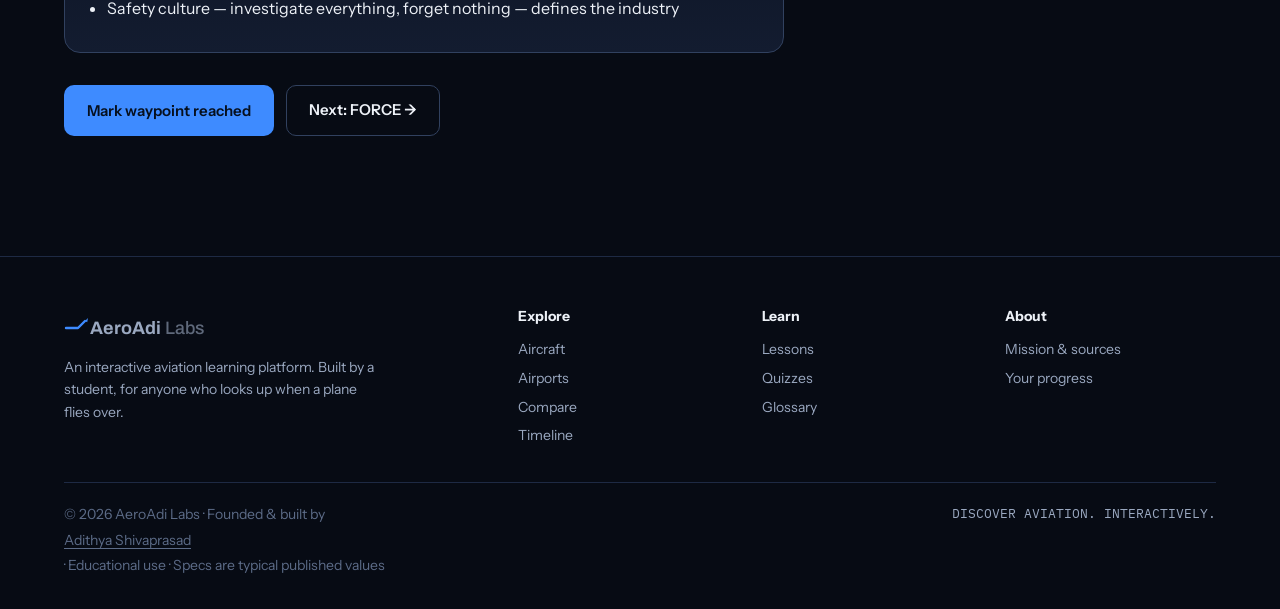
<file: lesson.html>
<!DOCTYPE html><html lang="en"><head>
<title>Lesson — AeroAdi Labs</title>
<meta charset="UTF-8"><meta name="viewport" content="width=device-width, initial-scale=1">
<link rel="preconnect" href="https://fonts.googleapis.com"><link rel="preconnect" href="https://fonts.gstatic.com" crossorigin>
<link href="https://fonts.googleapis.com/css2?family=Archivo:wdth,wght@75..125,400..800&family=Instrument+Sans:wght@400;500;600;700&family=IBM+Plex+Mono:wght@400;500;600&display=swap" rel="stylesheet">
<link rel="stylesheet" href="assets/styles.css">
<link rel="icon" href="data:image/svg+xml,<svg xmlns='http://www.w3.org/2000/svg' viewBox='0 0 26 26'><path d='M2 20 L14 20 L21 13' fill='none' stroke='%233E8BFF' stroke-width='2.4' stroke-linecap='round'/><path d='M21 13 L24 10 L23.2 14.2 Z' fill='%233E8BFF'/></svg>">

</head><body>
<div id="shell-nav"></div>
<main id="main"><div id="page"></div></main>
<div id="shell-footer"></div>
<script src="assets/data.js"></script><script src="assets/app.js"></script>
<script>
renderShell("learn.html");
const L = byslug(LESSONS, param("id")) || LESSONS[0];
document.title = L.title + " — AeroAdi Labs";

/* interactive diagrams */
function diagramHTML(kind){
  if(kind==="lift") return `
  <div class="diagram-box">
    <span class="eyebrow">Interactive · Angle of attack</span>
    <svg viewBox="0 0 400 170" style="width:100%;margin-top:12px" aria-hidden="true">
      <line x1="10" y1="120" x2="390" y2="120" stroke="var(--line-strong)" stroke-dasharray="4 5"/>
      <g id="wingG" transform="rotate(0 200 110)">
        <path d="M120 110 Q170 88 230 100 Q270 108 280 112 Q220 124 160 120 Q135 117 120 110 Z" fill="var(--canvas-2)" stroke="var(--accent)" stroke-width="2"/>
      </g>
      <g id="liftArrow"><line x1="200" y1="95" x2="200" y2="60" stroke="var(--positive)" stroke-width="4"/><path d="M200 52 L193 64 L207 64 Z" fill="var(--positive)"/></g>
      <text x="212" y="62" fill="var(--positive)" font-family="var(--f-data)" font-size="13">LIFT</text>
      <text id="stallText" x="200" y="30" fill="var(--critical)" font-family="var(--f-data)" font-size="15" text-anchor="middle" style="display:none">STALL — airflow separated</text>
      <g id="flowlines" stroke="var(--ink-3)" stroke-width="1.5" fill="none">
        <path d="M20 92 Q150 84 300 96"/><path d="M20 128 Q150 132 300 126"/>
      </g>
    </svg>
    <div class="range-wrap">
      <span class="data-s">AOA</span>
      <input type="range" id="aoa" min="0" max="22" value="4" aria-label="Angle of attack in degrees" aria-describedby="aoaVal">
      <span class="data-m" id="aoaVal" style="min-width:130px">4° · Lift: 40%</span>
    </div>
    <p class="body-s" style="margin-top:10px">Drag past <span style="color:var(--critical)">15°</span> and watch lift collapse — that's a stall. Text summary: lift rises steadily with angle until ~15°, then airflow separates and lift drops sharply.</p>
  </div>`;
  if(kind==="runway") return `
  <div class="diagram-box">
    <span class="eyebrow">Interactive · Heading → runway number</span>
    <div class="range-wrap"><span class="data-s">HDG</span>
      <input type="range" id="hdg" min="0" max="359" value="274" aria-label="Magnetic heading in degrees" aria-describedby="rwyOut">
      <span class="data-m" id="hdgVal" style="min-width:56px">274°</span></div>
    <div style="display:flex;gap:24px;align-items:center;margin-top:16px;flex-wrap:wrap">
      <div style="text-align:center"><div class="data-s">THIS END</div><div class="big-code" id="rwyOut" style="font-size:34px;margin-top:6px">27</div></div>
      <div style="text-align:center"><div class="data-s">OPPOSITE END</div><div class="big-code" id="rwyOpp" style="font-size:34px;margin-top:6px">09</div></div>
    </div></div>`;
  if(kind==="forces") return `
  <div class="diagram-box">
    <span class="eyebrow">Interactive · The four forces</span>
    <svg viewBox="0 0 400 150" style="width:100%;margin-top:12px" aria-hidden="true">
      <g id="planeG"><path d="M150 78 Q190 70 250 74 L262 76 L250 82 Q190 86 150 82 Z M210 74 L216 60 L226 74" fill="var(--canvas-2)" stroke="var(--accent)" stroke-width="2"/></g>
      <line x1="205" y1="55" x2="205" y2="25" stroke="var(--positive)" stroke-width="4" id="fLift"/><text x="212" y="30" fill="var(--positive)" font-size="12" font-family="monospace">LIFT</text>
      <line x1="205" y1="100" x2="205" y2="130" stroke="var(--caution)" stroke-width="4"/><text x="212" y="128" fill="var(--caution)" font-size="12" font-family="monospace">WEIGHT</text>
      <line x1="268" y1="78" x2="318" y2="78" stroke="var(--accent)" stroke-width="4" id="fThrust"/><text x="286" y="68" fill="var(--accent)" font-size="12" font-family="monospace">THRUST</text>
      <line x1="144" y1="78" x2="104" y2="78" stroke="var(--critical)" stroke-width="4"/><text x="70" y="68" fill="var(--critical)" font-size="12" font-family="monospace">DRAG</text>
    </svg>
    <div class="range-wrap"><span class="data-s">THROTTLE</span>
      <input type="range" id="thr" min="0" max="100" value="50" aria-label="Throttle percent" aria-describedby="thrState">
      <span class="data-m" id="thrState" style="min-width:190px">Balanced — level flight</span></div>
    <p class="body-s" style="margin-top:10px">Text summary: thrust above drag → accelerating and climbing; below → slowing and descending; equal → steady level flight.</p>
  </div>`;
  return "";
}

const idx = LESSONS.findIndex(x=>x.slug===L.slug);
const next = LESSONS[idx+1];
document.getElementById("page").innerHTML = `
<section class="page-hero"><div class="wrap">
  <div class="crumb"><a href="learn.html">Learn</a> / Foundations of Flight</div>
  <span class="wp-code" style="font-family:var(--f-data);color:var(--accent);letter-spacing:.1em">WAYPOINT ${L.wp}</span>
  <h1 class="display-l" style="margin:8px 0 12px">${L.title}</h1>
  <span class="body-s">${L.mins} min read · <span class="pips">${pips(L.diff)}</span> ${DIFF_NAMES[L.diff]}</span>
</div></section>
<section class="section"><div class="wrap"><div class="measure lesson-body">
  <p class="body-l">${L.intro}</p>
  ${L.sections.map((s,i)=>`<h3 class="title-s">${s.h}</h3><p>${s.p}</p>${(i===0&&L.interactive)?diagramHTML(L.interactive):""}`).join("")}
  <h3 class="title-s" style="margin-top:36px">Knowledge check</h3>
  <div id="kc"></div>
  <div class="summary-card">
    <span class="eyebrow">On this leg you learned</span>
    <ul style="margin:12px 0 0 18px">${L.summary.map(s=>`<li style="margin-bottom:6px">${s}</li>`).join("")}</ul>
  </div>
  <div style="display:flex;gap:12px;flex-wrap:wrap">
    <button class="btn btn-primary" id="doneBtn" onclick="completeLesson()">Mark waypoint reached</button>
    ${next? `<a class="btn btn-secondary" href="lesson.html?id=${next.slug}">Next: ${next.wp} →</a>` : `<a class="btn btn-secondary" href="quizzes.html">Take a quiz →</a>`}
  </div>
</div></div></section>`;

/* knowledge check */
const kc = document.getElementById("kc");
L.check.forEach((c,qi)=>{
  const box=document.createElement("div"); box.style.marginBottom="22px";
  box.innerHTML = `<p style="font-weight:600;margin-bottom:10px">${qi+1}. ${c.q}</p>` +
    c.opts.map((o,oi)=>`<button class="opt" data-q="${qi}" data-o="${oi}">${o}</button>`).join("") +
    `<div class="explain" style="display:none">${c.ex}</div>`;
  kc.appendChild(box);
  box.querySelectorAll(".opt").forEach(b=>b.addEventListener("click",()=>{
    if(box.dataset.done) return; box.dataset.done="1";
    const oi=+b.dataset.o;
    if(oi===c.a){ b.classList.add("correct"); addXP(10,"correct answer"); }
    else { b.classList.add("incorrect"); box.querySelectorAll(".opt")[c.a].classList.add("correct"); }
    box.querySelector(".explain").style.display="block";
  }));
});

function completeLesson(){
  const d=store.get("lessonsDone",[]);
  if(!d.includes(L.slug)){ d.push(L.slug); store.set("lessonsDone",d); addXP(25,"waypoint "+L.wp+" reached"); }
  document.getElementById("doneBtn").textContent="✓ Waypoint reached"; document.getElementById("doneBtn").disabled=true;
}
if(store.get("lessonsDone",[]).includes(L.slug)){ const b=document.getElementById("doneBtn"); b.textContent="✓ Waypoint reached"; b.disabled=true; }

/* diagram logic */
const aoa=document.getElementById("aoa");
if(aoa){ aoa.addEventListener("input",()=>{
  const v=+aoa.value; const stalled=v>15;
  const lift = stalled? Math.max(10, 150-(v-15)*30) : v*10;
  document.getElementById("wingG").setAttribute("transform",`rotate(${-v} 200 110)`);
  const la=document.getElementById("liftArrow"); const len=Math.min(60, lift*0.4);
  la.innerHTML=`<line x1="200" y1="95" x2="200" y2="${95-len}" stroke="${stalled?'var(--critical)':'var(--positive)'}" stroke-width="4"/><path d="M200 ${87-len} L193 ${99-len} L207 ${99-len} Z" fill="${stalled?'var(--critical)':'var(--positive)'}"/>`;
  document.getElementById("stallText").style.display = stalled? "block":"none";
  document.getElementById("flowlines").setAttribute("stroke", stalled? "var(--critical)":"var(--ink-3)");
  document.getElementById("aoaVal").textContent=`${v}° · Lift: ${stalled? "COLLAPSING":Math.round(lift)+"%"}`;
});}
const hdg=document.getElementById("hdg");
if(hdg){ hdg.addEventListener("input",()=>{
  const h=+hdg.value; let n=Math.round(h/10)%36; if(n===0)n=36;
  let opp=n>18? n-18 : n+18;
  document.getElementById("hdgVal").textContent=String(h).padStart(3,"0")+"°";
  document.getElementById("rwyOut").textContent=String(n).padStart(2,"0");
  document.getElementById("rwyOpp").textContent=String(opp).padStart(2,"0");
});}
const thr=document.getElementById("thr");
if(thr){ thr.addEventListener("input",()=>{
  const v=+thr.value;
  const t=document.getElementById("fThrust"); t.setAttribute("x2", 268+20+v*0.6);
  const state = v>60? "Thrust > drag — accelerating, climbing" : v<40? "Thrust < drag — slowing, descending" : "Balanced — level flight";
  document.getElementById("thrState").textContent=state;
  document.getElementById("planeG").setAttribute("transform",`rotate(${v>60? -4: v<40? 4:0} 200 78) translate(0 ${v>60? -8: v<40? 8:0})`);
});}
</script></body></html>
</file>
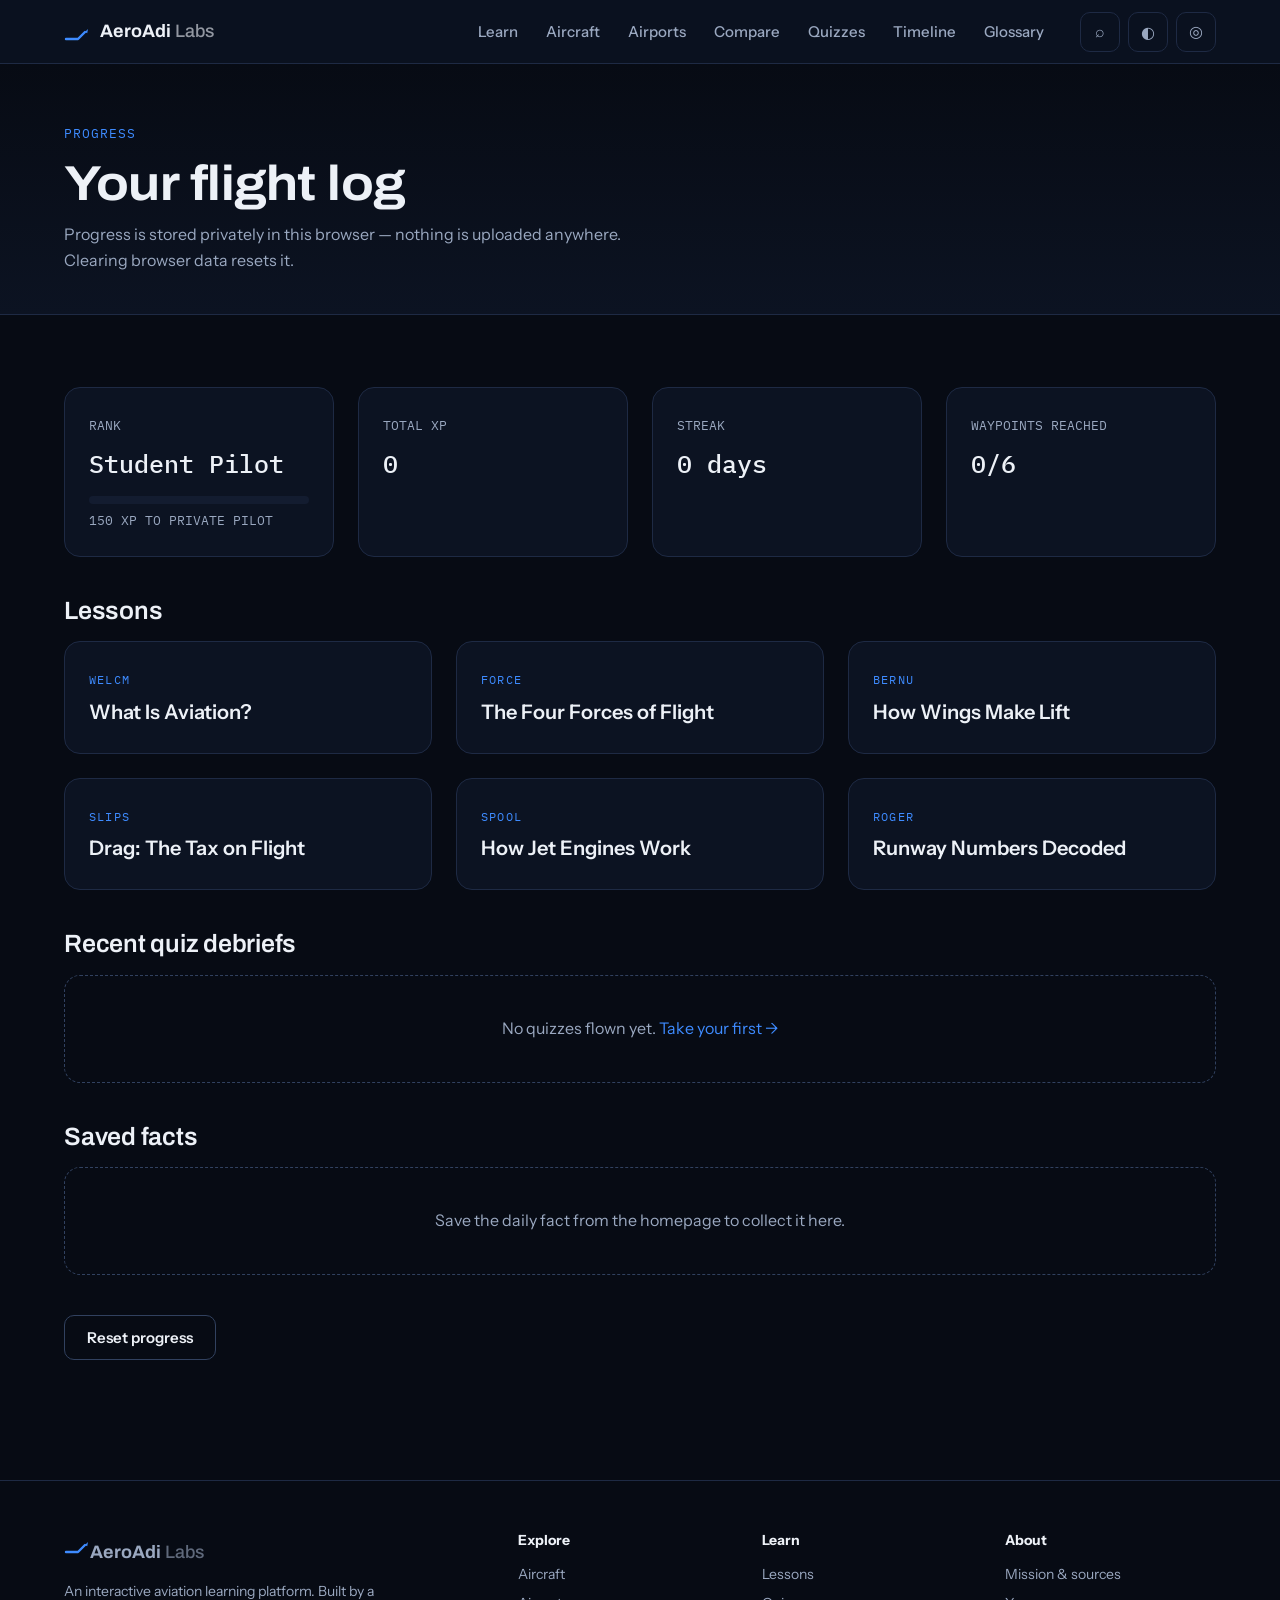
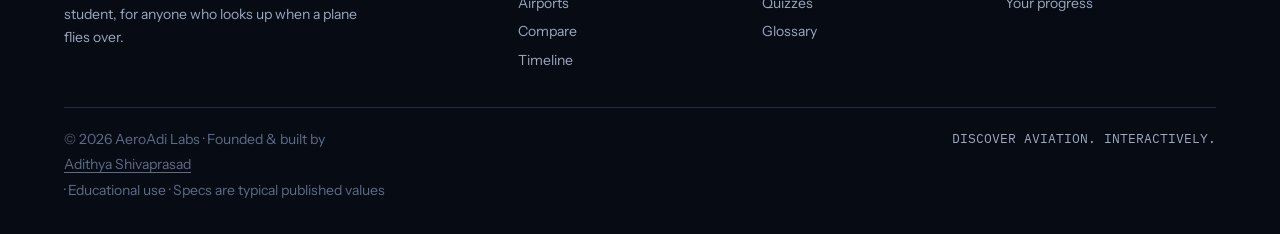
<file: profile.html>
<!DOCTYPE html><html lang="en"><head>
<title>Your Flight Log — AeroAdi Labs</title>
<meta charset="UTF-8"><meta name="viewport" content="width=device-width, initial-scale=1">
<link rel="preconnect" href="https://fonts.googleapis.com"><link rel="preconnect" href="https://fonts.gstatic.com" crossorigin>
<link href="https://fonts.googleapis.com/css2?family=Archivo:wdth,wght@75..125,400..800&family=Instrument+Sans:wght@400;500;600;700&family=IBM+Plex+Mono:wght@400;500;600&display=swap" rel="stylesheet">
<link rel="stylesheet" href="assets/styles.css">
<link rel="icon" href="data:image/svg+xml,<svg xmlns='http://www.w3.org/2000/svg' viewBox='0 0 26 26'><path d='M2 20 L14 20 L21 13' fill='none' stroke='%233E8BFF' stroke-width='2.4' stroke-linecap='round'/><path d='M21 13 L24 10 L23.2 14.2 Z' fill='%233E8BFF'/></svg>">

</head><body>
<div id="shell-nav"></div>
<main id="main">
<section class="page-hero"><div class="wrap">
  <span class="eyebrow">Progress</span>
  <h1 class="display-l" style="margin-top:10px">Your flight log</h1>
  <p class="muted" style="max-width:600px;margin-top:10px">Progress is stored privately in this browser — nothing is uploaded anywhere. Clearing browser data resets it.</p>
</div></section>
<section class="section"><div class="wrap" id="page"></div></section>
</main>
<div id="shell-footer"></div>
<script src="assets/data.js"></script><script src="assets/app.js"></script>
<script>
renderShell("profile.html");
const r=rank(), st=store.get("streak",{count:0}), done=store.get("lessonsDone",[]);
const hist=store.get("quizHistory",[]).slice(-8).reverse();
const saved=store.get("savedFacts",[]);
const RANKS=[["Student Pilot",0],["Private Pilot",150],["Commercial Pilot",400],["Airline Captain",900],["Test Pilot",1800]];
const nextR=RANKS.find(x=>x[1]>r.xp);
document.getElementById("page").innerHTML = `
<div class="grid g-4" style="margin-bottom:40px">
  <div class="card"><span class="data-s">RANK</span><div class="data-l" style="margin-top:6px">${r.name}</div>
    ${nextR? `<div class="progress-bar" style="margin-top:12px"><div class="pf" style="width:${Math.round(100*r.xp/nextR[1])}%"></div></div><div class="data-s" style="margin-top:6px">${nextR[1]-r.xp} XP TO ${nextR[0].toUpperCase()}</div>`:`<div class="data-s" style="margin-top:10px">TOP RANK REACHED</div>`}</div>
  <div class="card"><span class="data-s">TOTAL XP</span><div class="data-l" style="margin-top:6px">${r.xp}</div></div>
  <div class="card"><span class="data-s">STREAK</span><div class="data-l" style="margin-top:6px">${st.count} day${st.count===1?"":"s"}</div></div>
  <div class="card"><span class="data-s">WAYPOINTS REACHED</span><div class="data-l" style="margin-top:6px">${done.length}/${LESSONS.length}</div></div>
</div>

<h2 class="title-m" style="margin-bottom:16px">Lessons</h2>
<div class="grid g-3" style="margin-bottom:40px">
${LESSONS.map(L=>`<a class="card hoverable" href="lesson.html?id=${L.slug}">
  <span class="wp-code" style="font-family:var(--f-data);font-size:12px;color:${done.includes(L.slug)? "var(--positive)":"var(--accent)"};letter-spacing:.1em">${done.includes(L.slug)?"✓ ":""}${L.wp}</span>
  <div class="title-s" style="margin-top:4px">${L.title}</div></a>`).join("")}
</div>

<h2 class="title-m" style="margin-bottom:16px">Recent quiz debriefs</h2>
${hist.length? `<div class="card" style="padding:8px 20px;margin-bottom:40px">${hist.map(h=>{
  const q=QUIZZES.find(x=>x.slug===h.q);
  return `<div style="display:flex;justify-content:space-between;padding:12px 0;border-bottom:1px solid var(--line-subtle)">
    <span>${q? q.title:h.q}</span><span class="data-m">${h.score}/${h.total}</span></div>`;}).join("")}</div>`
 : '<div class="empty" style="margin-bottom:40px">No quizzes flown yet. <a href="quizzes.html">Take your first →</a></div>'}

<h2 class="title-m" style="margin-bottom:16px">Saved facts</h2>
${saved.length? `<div class="grid g-3" style="margin-bottom:40px">${saved.map(i=>`<div class="card"><span class="eyebrow">SAVED</span><p class="body-s" style="margin-top:8px">${FACTS[i]}</p></div>`).join("")}</div>`
 : '<div class="empty" style="margin-bottom:40px">Save the daily fact from the homepage to collect it here.</div>'}

<button class="btn btn-secondary" onclick="if(confirm('Reset all progress? This cannot be undone.')){Object.keys(localStorage).filter(k=>k.startsWith('aeroadi:')&&k!=='aeroadi:theme').forEach(k=>localStorage.removeItem(k));location.reload();}">Reset progress</button>`;
</script></body></html>
</file>
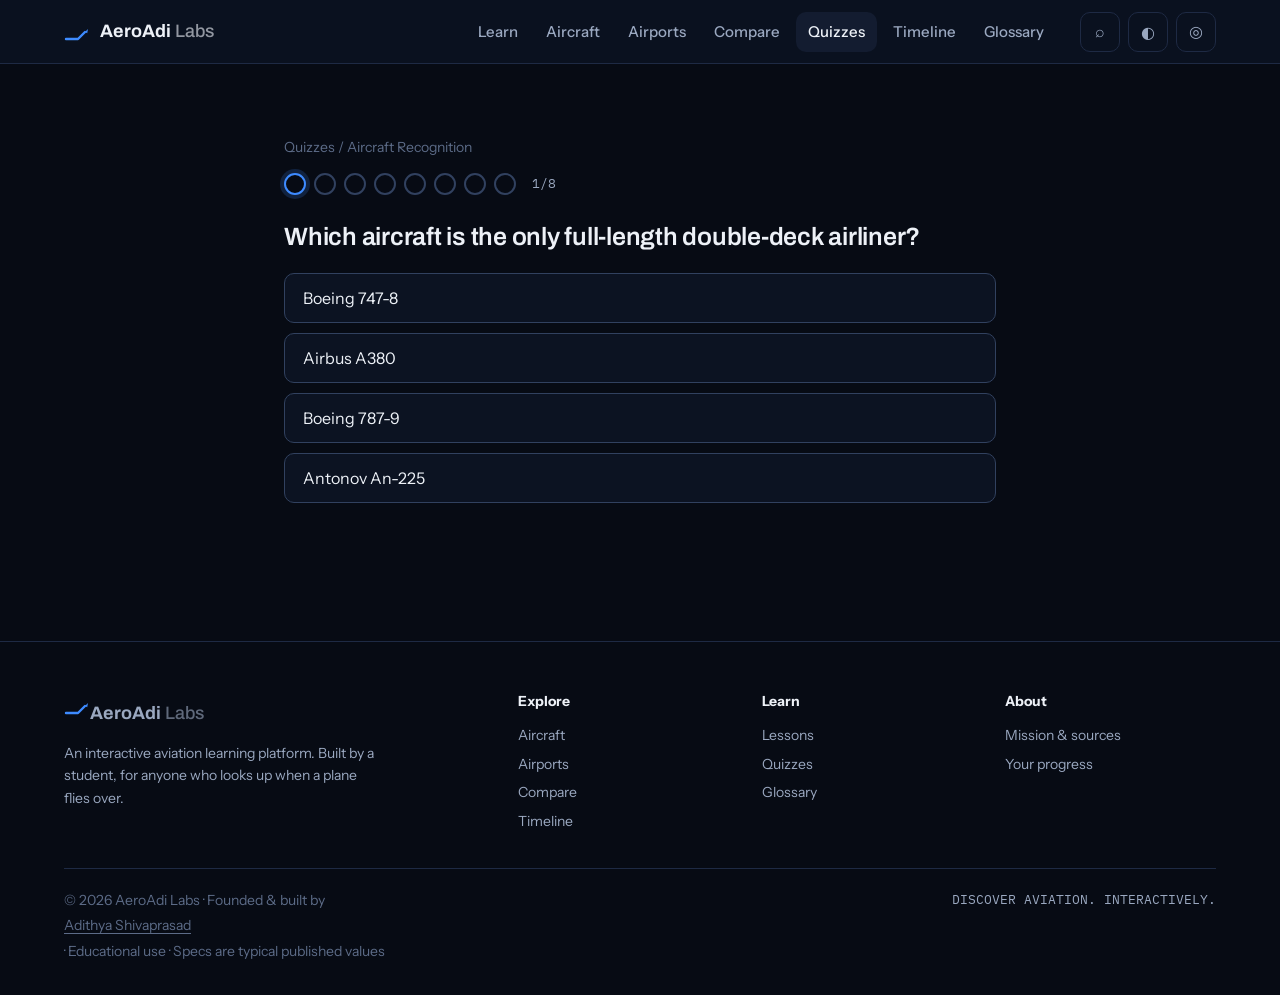
<file: quiz.html>
<!DOCTYPE html><html lang="en"><head>
<title>Quiz — AeroAdi Labs</title>
<meta charset="UTF-8"><meta name="viewport" content="width=device-width, initial-scale=1">
<link rel="preconnect" href="https://fonts.googleapis.com"><link rel="preconnect" href="https://fonts.gstatic.com" crossorigin>
<link href="https://fonts.googleapis.com/css2?family=Archivo:wdth,wght@75..125,400..800&family=Instrument+Sans:wght@400;500;600;700&family=IBM+Plex+Mono:wght@400;500;600&display=swap" rel="stylesheet">
<link rel="stylesheet" href="assets/styles.css">
<link rel="icon" href="data:image/svg+xml,<svg xmlns='http://www.w3.org/2000/svg' viewBox='0 0 26 26'><path d='M2 20 L14 20 L21 13' fill='none' stroke='%233E8BFF' stroke-width='2.4' stroke-linecap='round'/><path d='M21 13 L24 10 L23.2 14.2 Z' fill='%233E8BFF'/></svg>">

</head><body>
<div id="shell-nav"></div>
<main id="main"><section class="section"><div class="wrap" style="max-width:760px" id="page"></div></section></main>
<div id="shell-footer"></div>
<script src="assets/data.js"></script><script src="assets/app.js"></script>
<script>
renderShell("quizzes.html");
const Q = QUIZZES.find(q=>q.slug===param("id")) || QUIZZES[0];
document.title = Q.title + " — AeroAdi Labs";
let i=0, score=0; const results=[];

function render(){
  const page=document.getElementById("page");
  if(i>=Q.qs.length){ return renderEnd(); }
  const q=Q.qs[i];
  page.innerHTML = `
    <div class="crumb"><a href="quizzes.html">Quizzes</a> / ${Q.title}</div>
    <div class="q-progress" role="img" aria-label="Question ${i+1} of ${Q.qs.length}">
      ${Q.qs.map((_,k)=>`<span class="qp ${k<i? (results[k]?"right":"wrong") : k===i? "now":""}"></span>`).join("")}
      <span class="data-s" style="margin-left:8px">${i+1}/${Q.qs.length}</span>
    </div>
    <h1 class="title-m" style="margin-bottom:22px">${q.q}</h1>
    <div id="opts">${q.opts.map((o,oi)=>`<button class="opt" data-o="${oi}">${o}</button>`).join("")}</div>
    <div class="explain" id="ex" style="display:none"></div>
    <div style="margin-top:18px"><button class="btn btn-primary" id="nextBtn" style="display:none" onclick="i++;render()">${i===Q.qs.length-1? "See results":"Next question →"}</button></div>`;
  document.querySelectorAll(".opt").forEach(b=>b.addEventListener("click",()=>{
    if(document.getElementById("nextBtn").style.display==="inline-flex") return;
    const oi=+b.dataset.o; const right = oi===q.a;
    results[i]=right; if(right){score++; addXP(10*Q.diff,"correct");}
    b.classList.add(right? "correct":"incorrect");
    if(!right) document.querySelectorAll(".opt")[q.a].classList.add("correct");
    document.querySelectorAll(".opt").forEach(x=>x.disabled=true);
    const ex=document.getElementById("ex"); ex.textContent=q.ex; ex.style.display="block";
    const nb=document.getElementById("nextBtn"); nb.style.display="inline-flex"; nb.focus();
    document.querySelectorAll(".qp")[i].className="qp "+(right?"right":"wrong");
  }));
}
function renderEnd(){
  const best=store.get("quizBest",{});
  const prev=best[Q.slug]??-1; if(score>prev){best[Q.slug]=score;store.set("quizBest",best);}
  const hist=store.get("quizHistory",[]); hist.push({q:Q.slug,score,total:Q.qs.length,at:Date.now()}); store.set("quizHistory",hist);
  const pct=Math.round(100*score/Q.qs.length);
  const verdict = pct===100? "Perfect flight. Captain material." : pct>=75? "Smooth landing — strong work." : pct>=50? "A few bumps, but you're flying." : "Every pilot logs rough days. Review and go again.";
  document.getElementById("page").innerHTML = `
    <div class="crumb"><a href="quizzes.html">Quizzes</a> / ${Q.title}</div>
    <div class="card" style="text-align:center;padding:48px">
      <span class="eyebrow">Debrief</span>
      <div class="data-l" style="font-size:56px;margin:16px 0 6px">${score}<span class="muted-3">/${Q.qs.length}</span></div>
      <p class="body-l muted">${verdict}</p>
      ${score>prev&&prev>=0? '<p class="data-s" style="margin-top:8px;color:var(--positive)">NEW PERSONAL BEST</p>':''}
      <div style="margin-top:26px;display:flex;gap:12px;justify-content:center;flex-wrap:wrap">
        <button class="btn btn-primary" onclick="i=0;score=0;results.length=0;render()">Fly it again</button>
        <a class="btn btn-secondary" href="quizzes.html">All quizzes</a>
        <a class="btn btn-secondary" href="learn.html">Study up</a>
      </div>
    </div>`;
}
render();
</script></body></html>
</file>
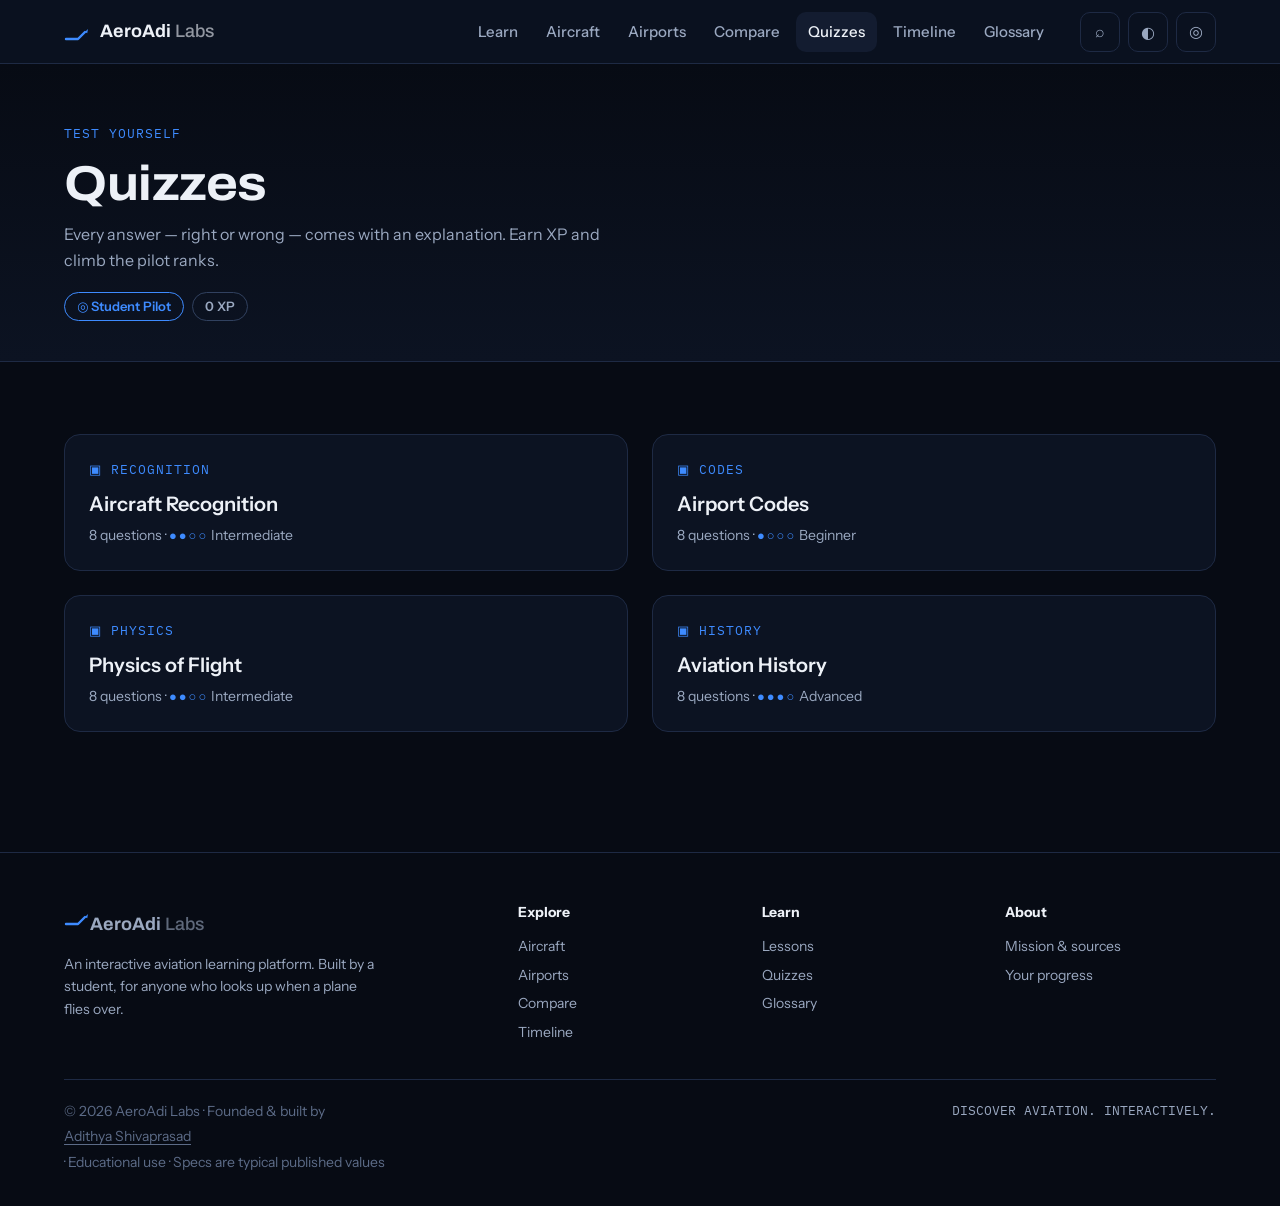
<file: quizzes.html>
<!DOCTYPE html><html lang="en"><head>
<title>Quizzes — AeroAdi Labs</title>
<meta name="description" content="Aviation quizzes with instant feedback and explanations — recognition, codes, physics, and history.">
<meta charset="UTF-8"><meta name="viewport" content="width=device-width, initial-scale=1">
<link rel="preconnect" href="https://fonts.googleapis.com"><link rel="preconnect" href="https://fonts.gstatic.com" crossorigin>
<link href="https://fonts.googleapis.com/css2?family=Archivo:wdth,wght@75..125,400..800&family=Instrument+Sans:wght@400;500;600;700&family=IBM+Plex+Mono:wght@400;500;600&display=swap" rel="stylesheet">
<link rel="stylesheet" href="assets/styles.css">
<link rel="icon" href="data:image/svg+xml,<svg xmlns='http://www.w3.org/2000/svg' viewBox='0 0 26 26'><path d='M2 20 L14 20 L21 13' fill='none' stroke='%233E8BFF' stroke-width='2.4' stroke-linecap='round'/><path d='M21 13 L24 10 L23.2 14.2 Z' fill='%233E8BFF'/></svg>">
</head><body>
<div id="shell-nav"></div>
<main id="main">
<section class="page-hero"><div class="wrap">
  <span class="eyebrow">Test yourself</span>
  <h1 class="display-l" style="margin-top:10px">Quizzes</h1>
  <p class="muted" style="max-width:560px;margin-top:10px">Every answer — right or wrong — comes with an explanation. Earn XP and climb the pilot ranks.</p>
  <div class="chip-row" style="margin-top:18px" id="rankChip"></div>
</div></section>
<section class="section"><div class="wrap"><div class="grid g-2" id="qGrid"></div></div></section>
</main>
<div id="shell-footer"></div>
<script src="assets/data.js"></script><script src="assets/app.js"></script>
<script>
renderShell("quizzes.html");
const r = rank();
document.getElementById("rankChip").innerHTML = `<span class="tag accent">◎ ${r.name}</span><span class="tag">${r.xp} XP</span>`;
const best = store.get("quizBest",{});
document.getElementById("qGrid").innerHTML = QUIZZES.map(q=>`
  <a class="card hoverable" href="quiz.html?id=${q.slug}">
    <span class="eyebrow">▣ ${q.cat}</span>
    <div class="title-s" style="margin:8px 0 4px">${q.title}</div>
    <div class="body-s">${q.qs.length} questions · <span class="pips">${pips(q.diff)}</span> ${DIFF_NAMES[q.diff]}</div>
    ${best[q.slug]!=null? `<div class="data-s" style="margin-top:12px">PERSONAL BEST · ${best[q.slug]}/${q.qs.length}`+"</div>" : ""}
  </a>`).join("");
</script></body></html>
</file>
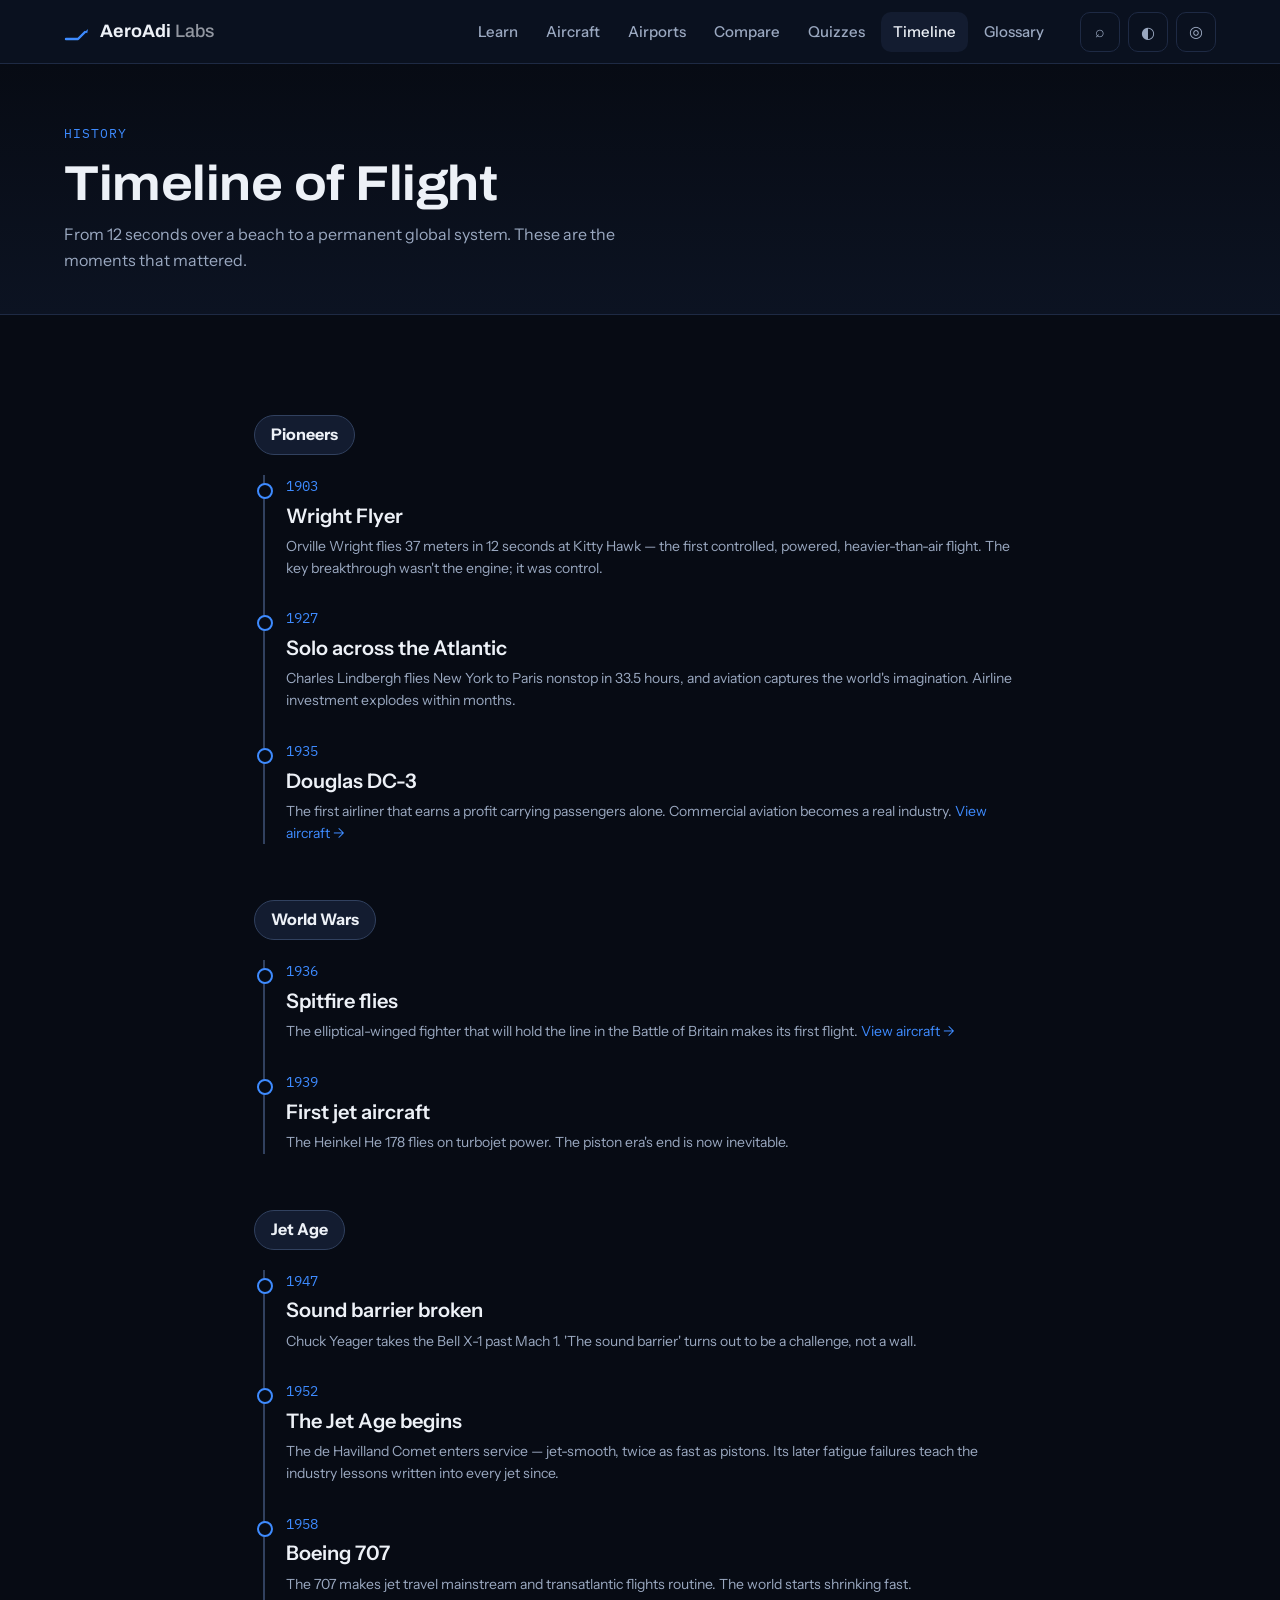
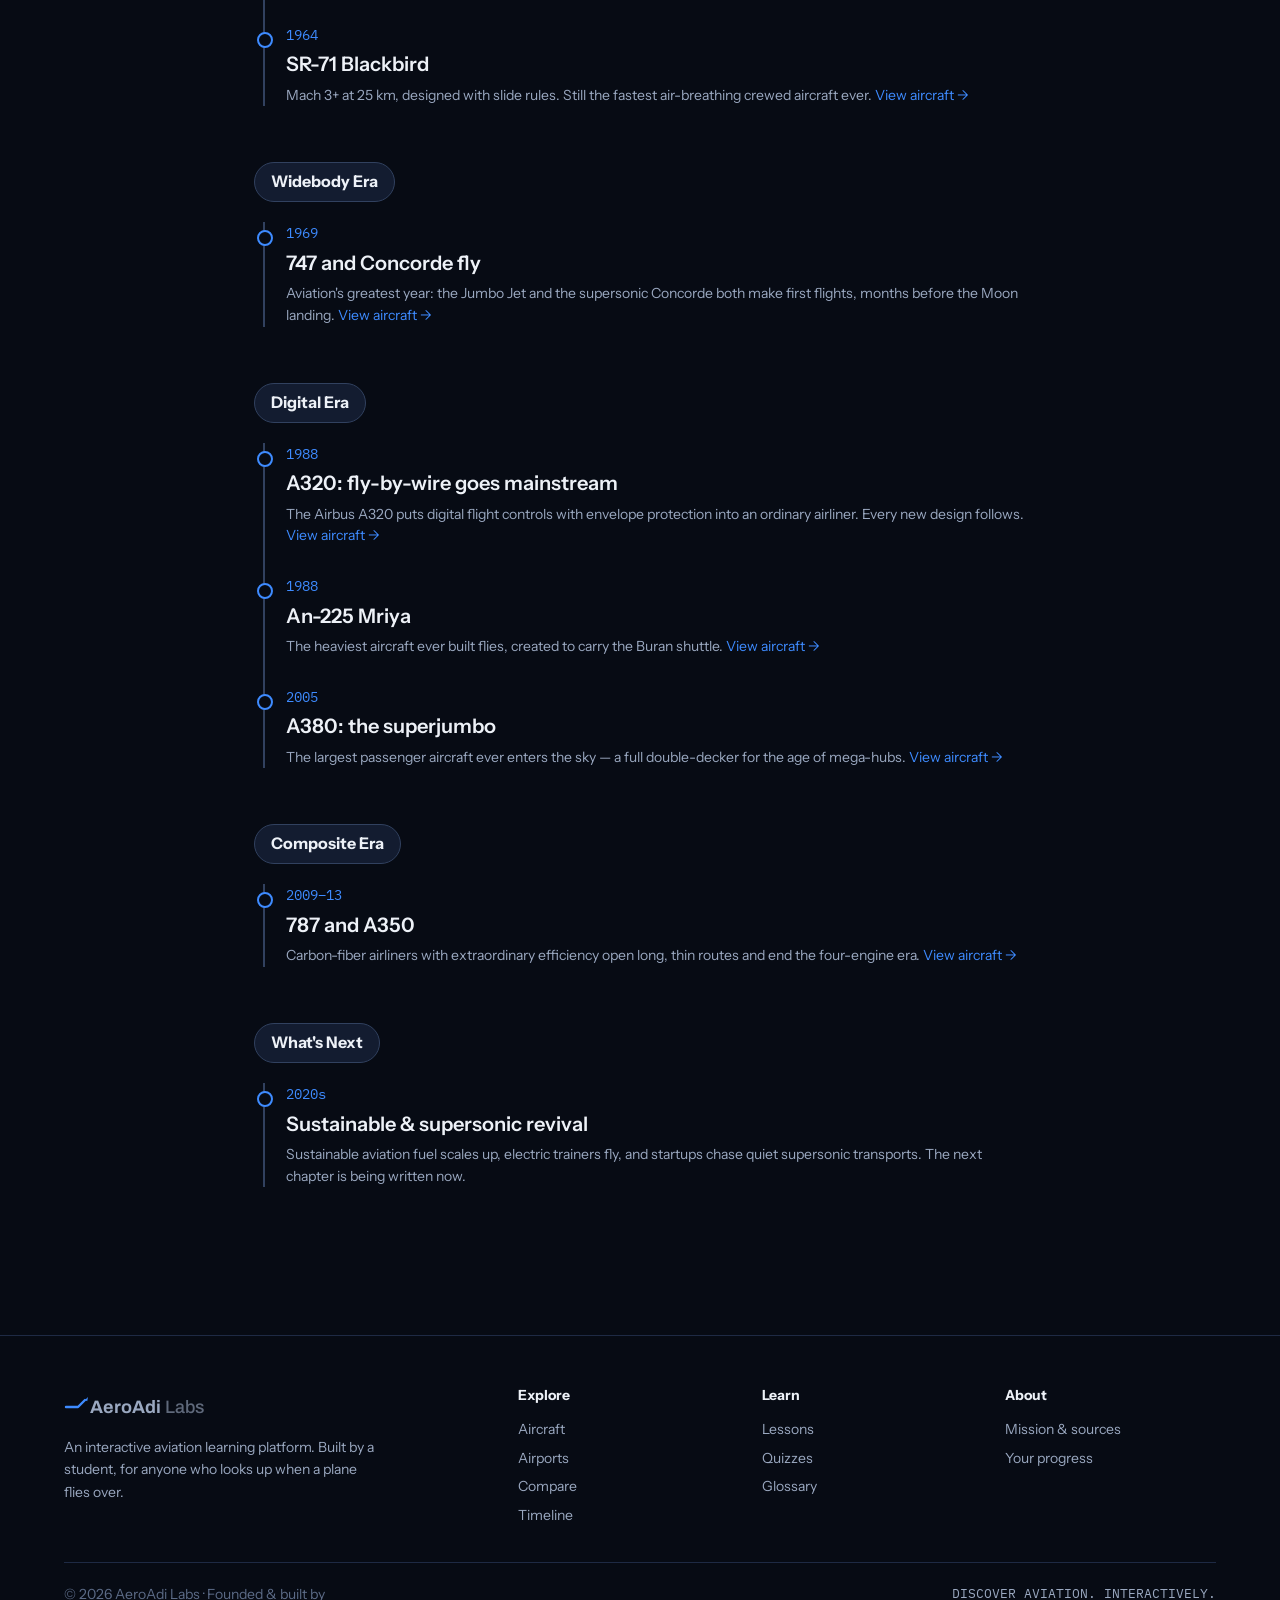
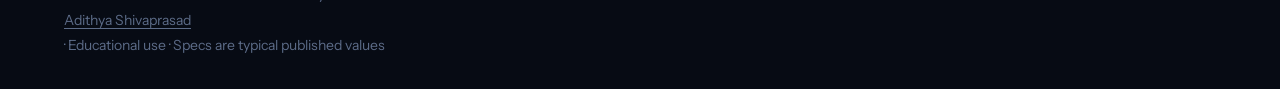
<file: timeline.html>
<!DOCTYPE html><html lang="en"><head>
<title>Timeline — AeroAdi Labs</title>
<meta name="description" content="From Kitty Hawk to sustainable flight — the milestones that made modern aviation.">
<meta charset="UTF-8"><meta name="viewport" content="width=device-width, initial-scale=1">
<link rel="preconnect" href="https://fonts.googleapis.com"><link rel="preconnect" href="https://fonts.gstatic.com" crossorigin>
<link href="https://fonts.googleapis.com/css2?family=Archivo:wdth,wght@75..125,400..800&family=Instrument+Sans:wght@400;500;600;700&family=IBM+Plex+Mono:wght@400;500;600&display=swap" rel="stylesheet">
<link rel="stylesheet" href="assets/styles.css">
<link rel="icon" href="data:image/svg+xml,<svg xmlns='http://www.w3.org/2000/svg' viewBox='0 0 26 26'><path d='M2 20 L14 20 L21 13' fill='none' stroke='%233E8BFF' stroke-width='2.4' stroke-linecap='round'/><path d='M21 13 L24 10 L23.2 14.2 Z' fill='%233E8BFF'/></svg>">
</head><body>
<div id="shell-nav"></div>
<main id="main">
<section class="page-hero"><div class="wrap">
  <span class="eyebrow">History</span>
  <h1 class="display-l" style="margin-top:10px">Timeline of Flight</h1>
  <p class="muted" style="max-width:560px;margin-top:10px">From 12 seconds over a beach to a permanent global system. These are the moments that mattered.</p>
</div></section>
<section class="section"><div class="wrap" style="max-width:820px" id="tl"></div></section>
</main>
<div id="shell-footer"></div>
<script src="assets/data.js"></script><script src="assets/app.js"></script>
<script>
renderShell("timeline.html");
let html="", lastEra="";
TIMELINE.forEach(t=>{
  if(t.era!==lastEra){ if(lastEra) html+="</div>"; html+=`<div class="era-chip">${t.era}</div><div class="tl">`; lastEra=t.era; }
  html+=`<div class="tl-item"><div class="tl-date">${t.y}</div>
    <div class="title-s" style="margin:2px 0 4px">${t.title}</div>
    <p class="body-s">${t.d}${t.link? ` <a href="aircraft-detail.html?id=${t.link}">View aircraft →</a>`:""}</p></div>`;
});
html+="</div>";
document.getElementById("tl").innerHTML=html;
</script></body></html>
</file>
<file: assets/styles.css>
/* ============================================================
   AeroAdi Labs · Aerofoil Design System v1
   "The flight deck at night" — light is information.
   ============================================================ */

:root{
  /* canvas & ink (dark = primary) */
  --canvas-0:#070B14; --canvas-1:#0C1322; --canvas-2:#131C30;
  --line-subtle:#1E2A44; --line-strong:#31415F;
  --ink-1:#EDF1F7; --ink-2:#9AA8C0; --ink-3:#5C6B87;
  --accent:#3E8BFF; --accent-bright:#6FB0FF; --accent-deep:#1D5FD6;
  --positive:#2FBF71; --caution:#E8A13C; --critical:#E5484D;
  --glow:rgba(62,139,255,.18);
  /* type */
  --f-display:"Archivo",system-ui,sans-serif;
  --f-body:"Instrument Sans",system-ui,sans-serif;
  --f-data:"IBM Plex Mono",ui-monospace,monospace;
  /* radius */
  --r-s:6px; --r-m:10px; --r-l:16px; --r-xl:24px;
  --ease:cubic-bezier(.22,1,.36,1);
  --maxw:1200px;
}
[data-theme="light"]{
  --canvas-0:#F6F8FB; --canvas-1:#FFFFFF; --canvas-2:#EDF1F7;
  --line-subtle:#DCE3EE; --line-strong:#B9C5D8;
  --ink-1:#0E1626; --ink-2:#4A5A74; --ink-3:#8B99B0;
  --accent:#1D5FD6; --accent-bright:#3E8BFF; --accent-deep:#15479F;
  --glow:rgba(29,95,214,.12);
}

*{box-sizing:border-box;margin:0;padding:0}
html{scroll-behavior:smooth}
@media (prefers-reduced-motion:reduce){
  html{scroll-behavior:auto}
  *,*::before,*::after{animation-duration:.01ms!important;transition-duration:.01ms!important}
}
body{
  background:var(--canvas-0);color:var(--ink-1);
  font-family:var(--f-body);font-size:16px;line-height:1.62;
  -webkit-font-smoothing:antialiased;
}
img{max-width:100%;display:block}
a{color:var(--accent);text-decoration:none}
a:hover{color:var(--accent-bright)}
:focus-visible{outline:2px solid var(--accent);outline-offset:2px;border-radius:4px}
.skip-link{position:absolute;left:-999px;top:8px;background:var(--accent);color:#06101F;
  padding:8px 16px;border-radius:var(--r-m);z-index:200;font-weight:600}
.skip-link:focus{left:8px}

/* ---------- type scale ---------- */
h1,h2,h3,h4{font-family:var(--f-display);color:var(--ink-1);line-height:1.15;letter-spacing:-.01em}
.display-xl{font-size:clamp(38px,6vw,61px);font-weight:800;font-stretch:115%}
.display-l{font-size:clamp(32px,4.5vw,49px);font-weight:700;font-stretch:110%}
.title-l{font-size:31px;font-weight:700}
.title-m{font-size:25px;font-weight:600}
.title-s{font-size:20px;font-weight:600}
.body-l{font-size:18px;line-height:1.65}
.body-s,small{font-size:14px;line-height:1.55;color:var(--ink-2)}
.label{font-family:var(--f-body);font-size:13px;font-weight:600;letter-spacing:.04em;color:var(--ink-2)}
.eyebrow{font-family:var(--f-data);font-size:13px;color:var(--accent);letter-spacing:.08em;text-transform:uppercase}
.data,.data-m{font-family:var(--f-data);font-size:16px;font-weight:500;color:var(--ink-1)}
.data-l{font-family:var(--f-data);font-size:25px;font-weight:500;color:var(--ink-1)}
.data-s{font-family:var(--f-data);font-size:13px;color:var(--ink-2)}
.muted{color:var(--ink-2)} .muted-3{color:var(--ink-3)}

/* ---------- layout ---------- */
.wrap{max-width:var(--maxw);margin:0 auto;padding:0 24px}
.section{padding:72px 0}
.section-head{display:flex;align-items:baseline;justify-content:space-between;gap:16px;margin-bottom:28px;flex-wrap:wrap}
.measure{max-width:720px}
.grid{display:grid;gap:24px}
.g-2{grid-template-columns:repeat(2,1fr)} .g-3{grid-template-columns:repeat(3,1fr)} .g-4{grid-template-columns:repeat(4,1fr)}
@media(max-width:1024px){.g-4{grid-template-columns:repeat(2,1fr)}.g-3{grid-template-columns:repeat(2,1fr)}}
@media(max-width:640px){.g-4,.g-3,.g-2{grid-template-columns:1fr}.section{padding:48px 0}}

/* ---------- nav ---------- */
.nav{position:sticky;top:0;z-index:100;height:64px;background:color-mix(in srgb,var(--canvas-1) 88%,transparent);
  backdrop-filter:blur(12px);border-bottom:1px solid var(--line-subtle)}
.nav-inner{max-width:var(--maxw);margin:0 auto;padding:0 24px;height:64px;display:flex;align-items:center;gap:24px}
.logo{display:flex;align-items:center;gap:10px;color:var(--ink-1);font-family:var(--f-display);font-weight:700;font-size:18px;white-space:nowrap}
.logo:hover{color:var(--ink-1)}
.logo .labs{opacity:.6;font-weight:500}
.nav-links{display:flex;gap:4px;margin-left:auto;align-items:center}
.nav-links a{color:var(--ink-2);padding:8px 12px;border-radius:var(--r-m);font-size:15px;font-weight:500}
.nav-links a:hover{color:var(--ink-1);background:var(--canvas-2)}
.nav-links a[aria-current="page"]{color:var(--ink-1);background:var(--canvas-2)}
.nav-actions{display:flex;gap:8px;align-items:center}
.icon-btn{width:40px;height:40px;border-radius:var(--r-m);border:1px solid var(--line-subtle);
  background:transparent;color:var(--ink-2);cursor:pointer;display:grid;place-items:center;font-size:16px}
.icon-btn:hover{background:var(--canvas-2);color:var(--ink-1)}
@media(max-width:900px){.nav-links{display:none}}

/* mobile tab bar */
.tabbar{display:none}
@media(max-width:900px){
  .tabbar{display:flex;position:fixed;bottom:0;left:0;right:0;z-index:100;height:62px;
    background:color-mix(in srgb,var(--canvas-1) 94%,transparent);backdrop-filter:blur(12px);
    border-top:1px solid var(--line-subtle)}
  .tabbar a{flex:1;display:flex;flex-direction:column;align-items:center;justify-content:center;gap:2px;
    color:var(--ink-3);font-size:11px;font-weight:600}
  .tabbar a[aria-current="page"]{color:var(--accent)}
  .tabbar .t-ico{font-size:18px;line-height:1}
  body{padding-bottom:62px}
}

/* ---------- buttons ---------- */
.btn{display:inline-flex;align-items:center;justify-content:center;gap:8px;font-family:var(--f-body);
  font-size:15px;font-weight:600;border-radius:var(--r-m);padding:12px 22px;cursor:pointer;
  border:1px solid transparent;transition:background .15s var(--ease),color .15s,border-color .15s;min-height:44px;text-align:center}
.btn-primary{background:var(--accent);color:#06101F}
.btn-primary:hover{background:var(--accent-bright);color:#06101F}
.btn-secondary{background:transparent;border-color:var(--line-strong);color:var(--ink-1)}
.btn-secondary:hover{background:var(--canvas-2);color:var(--ink-1)}
.btn-ghost{background:transparent;color:var(--accent);padding:12px 10px}
.btn-ghost:hover{text-decoration:underline}
.btn:disabled{opacity:.45;cursor:not-allowed}

/* ---------- cards ---------- */
.card{background:var(--canvas-1);border:1px solid var(--line-subtle);border-radius:var(--r-l);padding:24px;
  transition:transform .2s var(--ease),border-color .2s,box-shadow .2s;position:relative}
a.card{color:var(--ink-1);display:block}
.card.hoverable:hover{transform:translateY(-4px);border-color:var(--line-strong);
  box-shadow:inset 0 1px 0 rgba(255,255,255,.06),0 12px 32px rgba(0,0,0,.35)}
.card .eyebrow{display:block;margin-bottom:8px}
.stat-row{display:flex;gap:20px;flex-wrap:wrap;margin-top:14px}
.stat-row .st{display:flex;flex-direction:column;gap:2px}
.stat-row .st .data-s{color:var(--ink-3)}

/* tags & badges */
.tag{display:inline-flex;align-items:center;gap:6px;border:1px solid var(--line-strong);color:var(--ink-2);
  border-radius:999px;padding:3px 12px;font-size:13px;font-weight:600}
.tag.accent{border-color:var(--accent);color:var(--accent)}
.status-dot{width:8px;height:8px;border-radius:50%;display:inline-block}
.s-ok{background:var(--positive)} .s-warn{background:var(--caution)} .s-off{background:var(--ink-3)}
.pips{font-family:var(--f-data);font-size:13px;color:var(--accent);letter-spacing:2px}

/* ---------- hero ---------- */
.hero{background:linear-gradient(180deg,#070B14 0%,#0E1B3A 62%,#16306B 130%);
  border-bottom:1px solid var(--line-subtle);position:relative;overflow:hidden}
[data-theme="light"] .hero{color:#EDF1F7}
[data-theme="light"] .hero h1,[data-theme="light"] .hero .hero-sub{color:#EDF1F7}
.hero-inner{max-width:var(--maxw);margin:0 auto;padding:88px 24px 72px;position:relative;z-index:2}
.hero-sub{color:#9AA8C0;font-size:18px;max-width:560px;margin:18px 0 30px}
.hero-glow{position:absolute;right:-10%;top:-20%;width:60%;height:140%;
  background:radial-gradient(closest-side,var(--glow),transparent 70%);pointer-events:none}
.hero-actions{display:flex;gap:12px;flex-wrap:wrap}
.page-hero{padding:56px 0 40px;border-bottom:1px solid var(--line-subtle);
  background:linear-gradient(180deg,var(--canvas-0),var(--canvas-1))}

/* route line (signature) */
.route{margin-top:56px}
.route svg{width:100%;height:auto;display:block}
.route .wp-label{font-family:var(--f-data);font-size:12px;fill:var(--ink-2);letter-spacing:.08em}
.route-line{stroke:var(--accent);stroke-width:2;fill:none;stroke-dasharray:1000;stroke-dashoffset:1000;
  animation:draw .9s var(--ease) .3s forwards}
@keyframes draw{to{stroke-dashoffset:0}}
.wp{fill:var(--canvas-0);stroke:var(--accent);stroke-width:2}
.wp.done{fill:var(--positive);stroke:var(--positive)}

/* waypoint path list (learn) */
.wp-track{position:relative;padding-left:34px}
.wp-track::before{content:"";position:absolute;left:11px;top:8px;bottom:8px;width:2px;background:var(--line-strong)}
.wp-item{position:relative;padding:14px 0}
.wp-node{position:absolute;left:-34px;top:18px;width:24px;height:24px;border-radius:50%;
  border:2px solid var(--accent);background:var(--canvas-0);display:grid;place-items:center;
  font-family:var(--f-data);font-size:10px;color:var(--accent)}
.wp-item.done .wp-node{background:var(--positive);border-color:var(--positive);color:#06101F}
.wp-item .wp-code{font-family:var(--f-data);font-size:12px;color:var(--accent);letter-spacing:.1em}

/* ---------- inputs ---------- */
.input,select.input{width:100%;min-height:44px;background:var(--canvas-0);border:1px solid var(--line-strong);
  border-radius:var(--r-m);color:var(--ink-1);font-family:var(--f-body);font-size:15px;padding:10px 14px}
.input::placeholder{color:var(--ink-3)}
.input:focus{outline:2px solid var(--accent);outline-offset:0;border-color:var(--accent)}
.field{display:flex;flex-direction:column;gap:6px}
.field label{font-size:13px;font-weight:600;color:var(--ink-2)}

/* search overlay */
.overlay{position:fixed;inset:0;background:rgba(3,6,12,.6);z-index:150;display:none;align-items:flex-start;justify-content:center;padding:10vh 16px 16px}
.overlay.open{display:flex}
.palette{width:100%;max-width:640px;background:var(--canvas-2);border:1px solid var(--line-strong);
  border-radius:var(--r-xl);box-shadow:0 16px 48px rgba(0,0,0,.5);overflow:hidden}
.palette input{width:100%;background:transparent;border:0;color:var(--ink-1);font-size:17px;padding:18px 20px;font-family:var(--f-body)}
.palette input:focus{outline:none}
.palette .results{max-height:52vh;overflow:auto;border-top:1px solid var(--line-subtle)}
.res-group{padding:10px 12px 4px;font-size:12px;font-weight:700;color:var(--ink-3);letter-spacing:.06em;text-transform:uppercase}
.res{display:flex;align-items:center;gap:12px;padding:10px 16px;color:var(--ink-1);border-radius:var(--r-m);margin:0 8px}
.res:hover,.res.active{background:var(--canvas-1);color:var(--ink-1)}
.res .ri{width:28px;text-align:center}
.res .rs{margin-left:auto;font-family:var(--f-data);font-size:12px;color:var(--ink-3)}

/* ---------- tables ---------- */
.spec-table{width:100%;border-collapse:collapse}
.spec-table th{text-align:left;font-size:13px;font-weight:600;letter-spacing:.04em;color:var(--ink-2);
  padding:10px 14px;border-bottom:1px solid var(--line-strong)}
.spec-table td{padding:10px 14px;border-bottom:1px solid var(--line-subtle);font-size:15px}
.spec-table td.v{font-family:var(--f-data);font-size:14px;text-align:right;white-space:nowrap}
.spec-table tr:nth-child(even){background:rgba(255,255,255,.02)}

/* dl fallback for specs */
.spec-list{display:grid;grid-template-columns:repeat(auto-fill,minmax(240px,1fr));gap:2px 24px}
.spec-list .sp{display:flex;justify-content:space-between;gap:12px;padding:9px 0;border-bottom:1px solid var(--line-subtle)}
.spec-list .sp dt{color:var(--ink-2);font-size:14px}
.spec-list .sp dd{font-family:var(--f-data);font-size:14px}

/* ---------- compare ---------- */
.bar-row{margin-bottom:18px}
.bar-row .br-label{font-size:14px;color:var(--ink-2);margin-bottom:6px;display:flex;justify-content:space-between}
.bar{height:26px;border-radius:6px;background:var(--canvas-2);position:relative;margin-bottom:6px;overflow:hidden}
.bar .fill{position:absolute;inset:0 auto 0 0;border-radius:6px;background:var(--ink-3);
  transition:width .6s var(--ease)}
.bar.lead .fill{background:var(--accent)}
.bar .bl{position:absolute;left:10px;top:0;bottom:0;display:flex;align-items:center;
  font-family:var(--f-data);font-size:12px;color:var(--ink-1);z-index:2;white-space:nowrap}

/* ---------- quiz ---------- */
.q-progress{display:flex;gap:8px;margin-bottom:28px;align-items:center}
.q-progress .qp{width:22px;height:22px;border-radius:50%;border:2px solid var(--line-strong);
  background:var(--canvas-0);transition:all .2s}
.q-progress .qp.now{border-color:var(--accent);box-shadow:0 0 0 4px var(--glow)}
.q-progress .qp.right{background:var(--positive);border-color:var(--positive)}
.q-progress .qp.wrong{background:var(--critical);border-color:var(--critical)}
.opt{display:block;width:100%;text-align:left;background:var(--canvas-1);border:1px solid var(--line-strong);
  border-radius:var(--r-m);color:var(--ink-1);font-size:16px;padding:14px 18px;margin-bottom:10px;cursor:pointer;font-family:var(--f-body)}
.opt:hover{background:var(--canvas-2)}
.opt.correct{border-color:var(--positive);background:color-mix(in srgb,var(--positive) 12%,var(--canvas-1))}
.opt.incorrect{border-color:var(--critical);background:color-mix(in srgb,var(--critical) 10%,var(--canvas-1));animation:shake .25s}
@keyframes shake{25%{transform:translateX(-4px)}75%{transform:translateX(4px)}}
.explain{border-left:3px solid var(--accent);background:var(--canvas-1);padding:14px 16px;border-radius:0 var(--r-m) var(--r-m) 0;margin:14px 0;color:var(--ink-2)}

/* ---------- timeline ---------- */
.tl{position:relative;padding-left:32px}
.tl::before{content:"";position:absolute;left:9px;top:0;bottom:0;width:2px;background:var(--line-strong)}
.tl-item{position:relative;margin-bottom:28px}
.tl-item::before{content:"";position:absolute;left:-29px;top:8px;width:12px;height:12px;border-radius:50%;
  background:var(--canvas-0);border:2px solid var(--accent)}
.tl-item .tl-date{font-family:var(--f-data);color:var(--accent);font-size:14px}
.era-chip{position:sticky;top:76px;z-index:5;display:inline-block;background:var(--canvas-2);
  border:1px solid var(--line-strong);border-radius:999px;padding:6px 16px;font-weight:700;margin:28px 0 20px}

/* ---------- accordion / details ---------- */
details.acc{border-bottom:1px solid var(--line-subtle)}
details.acc summary{cursor:pointer;padding:16px 4px;font-weight:600;font-size:16px;list-style:none;display:flex;justify-content:space-between;align-items:center}
details.acc summary::-webkit-details-marker{display:none}
details.acc summary::after{content:"⌄";color:var(--ink-3);transition:transform .2s var(--ease)}
details.acc[open] summary::after{transform:rotate(180deg)}
details.acc .acc-body{padding:0 4px 18px}

/* ---------- misc ---------- */
.hr{border:0;border-top:1px solid var(--line-subtle);margin:0}
.footer{border-top:1px solid var(--line-subtle);margin-top:48px;padding:48px 0 32px;color:var(--ink-2);font-size:14px}
.footer-grid{display:grid;grid-template-columns:2fr 1fr 1fr 1fr;gap:32px}
@media(max-width:768px){.footer-grid{grid-template-columns:1fr 1fr}}
.footer a{color:var(--ink-2);display:block;padding:3px 0}
.footer a:hover{color:var(--ink-1)}
.foot-head{font-weight:700;color:var(--ink-1);margin-bottom:8px}
.crumb{font-size:14px;color:var(--ink-3);margin-bottom:14px}
.crumb a{color:var(--ink-3)} .crumb a:hover{color:var(--accent)}
.empty{border:1px dashed var(--line-strong);border-radius:var(--r-l);padding:40px;text-align:center;color:var(--ink-2)}
.notice{background:var(--canvas-1);border:1px solid var(--line-subtle);border-left:3px solid var(--accent);
  border-radius:var(--r-m);padding:14px 18px;color:var(--ink-2);font-size:14px}
.toast{position:fixed;bottom:84px;left:50%;transform:translateX(-50%);background:var(--canvas-2);
  border:1px solid var(--line-strong);border-radius:var(--r-m);padding:12px 20px;z-index:180;
  box-shadow:0 12px 32px rgba(0,0,0,.4);font-weight:600;display:none}
.toast.show{display:block}
.filter-rail{display:flex;gap:12px;flex-wrap:wrap;margin-bottom:28px}
.filter-rail select{min-width:160px;flex:0 1 auto}
.chip-row{display:flex;gap:8px;flex-wrap:wrap}
.silhouette{color:var(--ink-2)}
.diagram-box{background:var(--canvas-1);border:1px solid var(--line-subtle);border-radius:var(--r-l);padding:24px;margin:28px 0}
.range-wrap{display:flex;align-items:center;gap:14px;margin-top:14px}
input[type=range]{flex:1;accent-color:var(--accent);min-height:44px}
.lesson-body p{margin-bottom:16px;color:var(--ink-1)}
.lesson-body h3{margin:30px 0 12px}
.summary-card{background:linear-gradient(180deg,var(--canvas-1),var(--canvas-2));border:1px solid var(--line-strong);
  border-radius:var(--r-l);padding:24px;margin:32px 0}
.progress-bar{height:8px;background:var(--canvas-2);border-radius:99px;overflow:hidden}
.progress-bar .pf{height:100%;background:linear-gradient(90deg,var(--positive),var(--accent));border-radius:99px;transition:width .4s var(--ease)}
.scroll-rail{display:grid;grid-auto-flow:column;grid-auto-columns:280px;gap:16px;overflow-x:auto;
  scroll-snap-type:x mandatory;padding-bottom:12px}
.scroll-rail>*{scroll-snap-align:start}
.fact-card{background:linear-gradient(135deg,var(--canvas-1),var(--canvas-2));border:1px solid var(--line-strong);border-radius:var(--r-xl);padding:36px}
kbd{font-family:var(--f-data);font-size:12px;background:var(--canvas-2);border:1px solid var(--line-strong);
  border-radius:5px;padding:2px 7px;color:var(--ink-2)}
.big-code{font-family:var(--f-data);font-size:22px;font-weight:600;background:var(--canvas-2);
  border:1px solid var(--line-strong);border-radius:var(--r-m);padding:6px 14px;display:inline-block}
</file>
